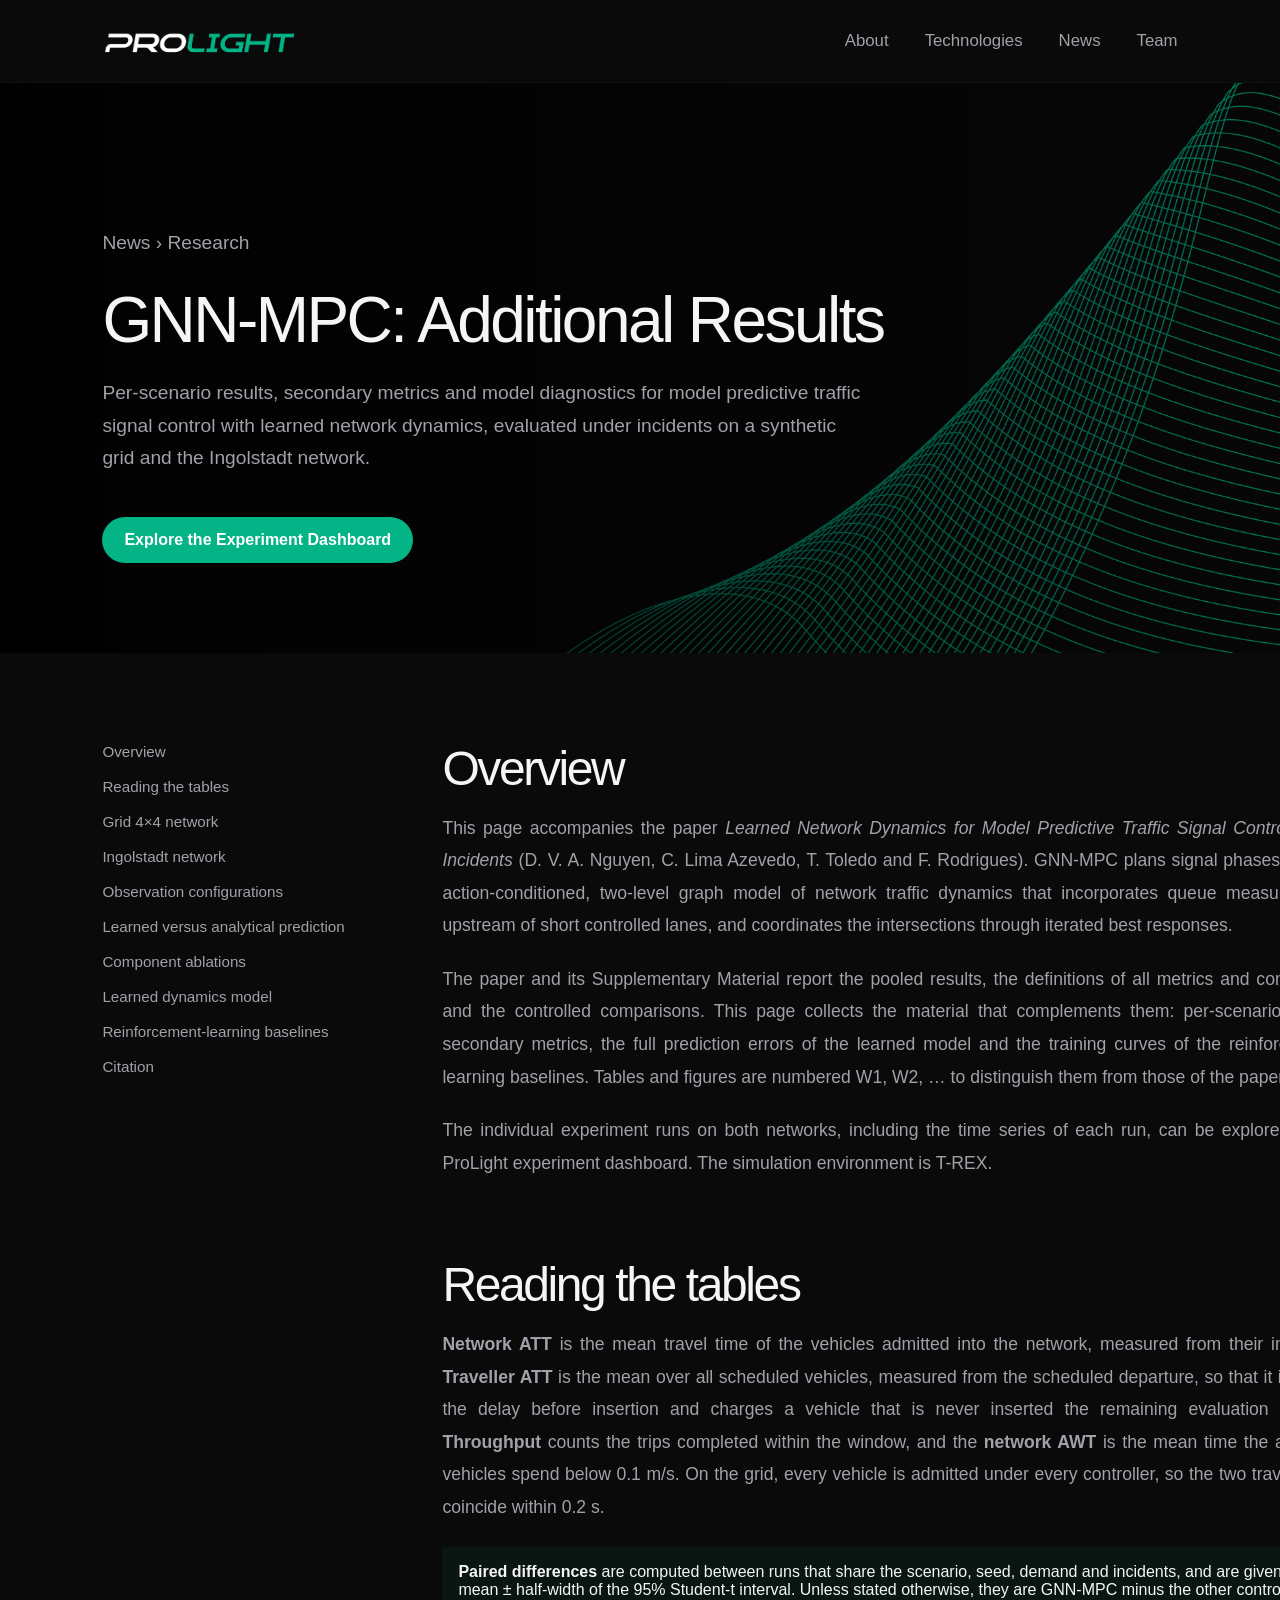
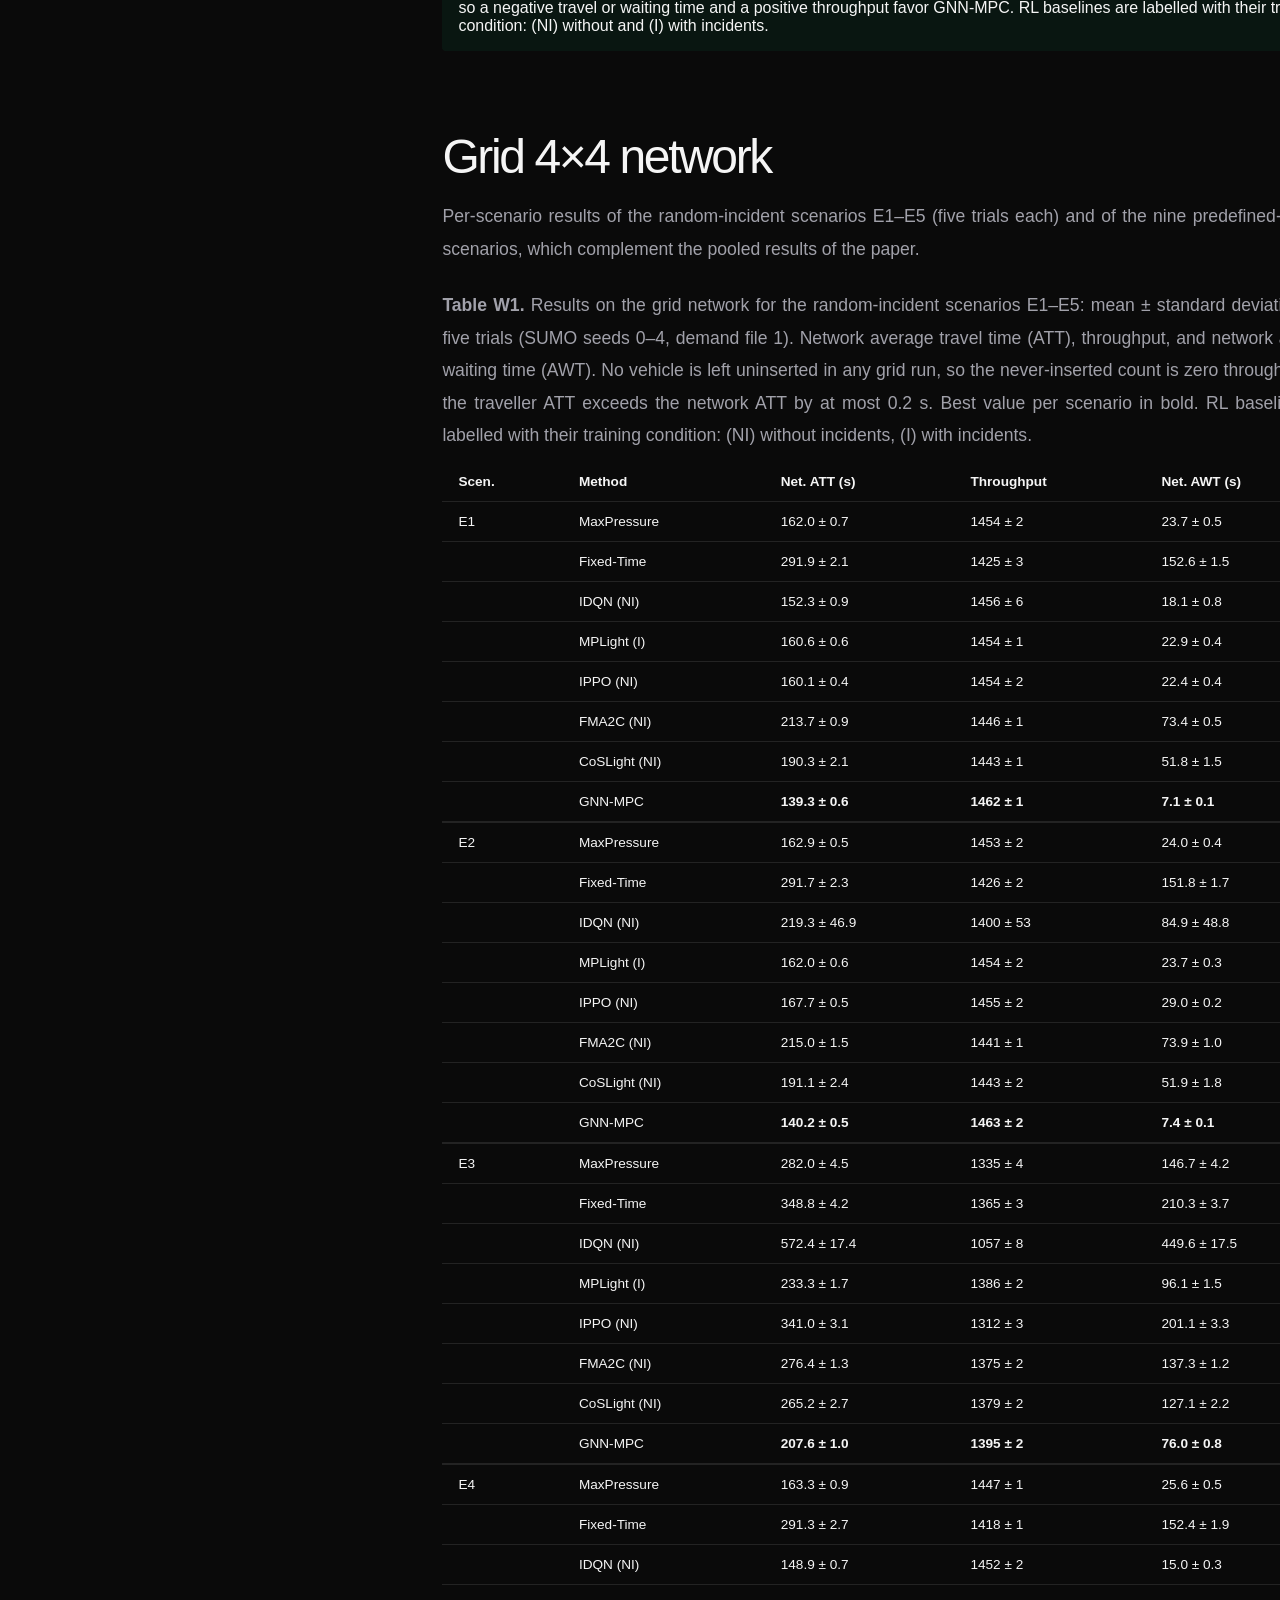
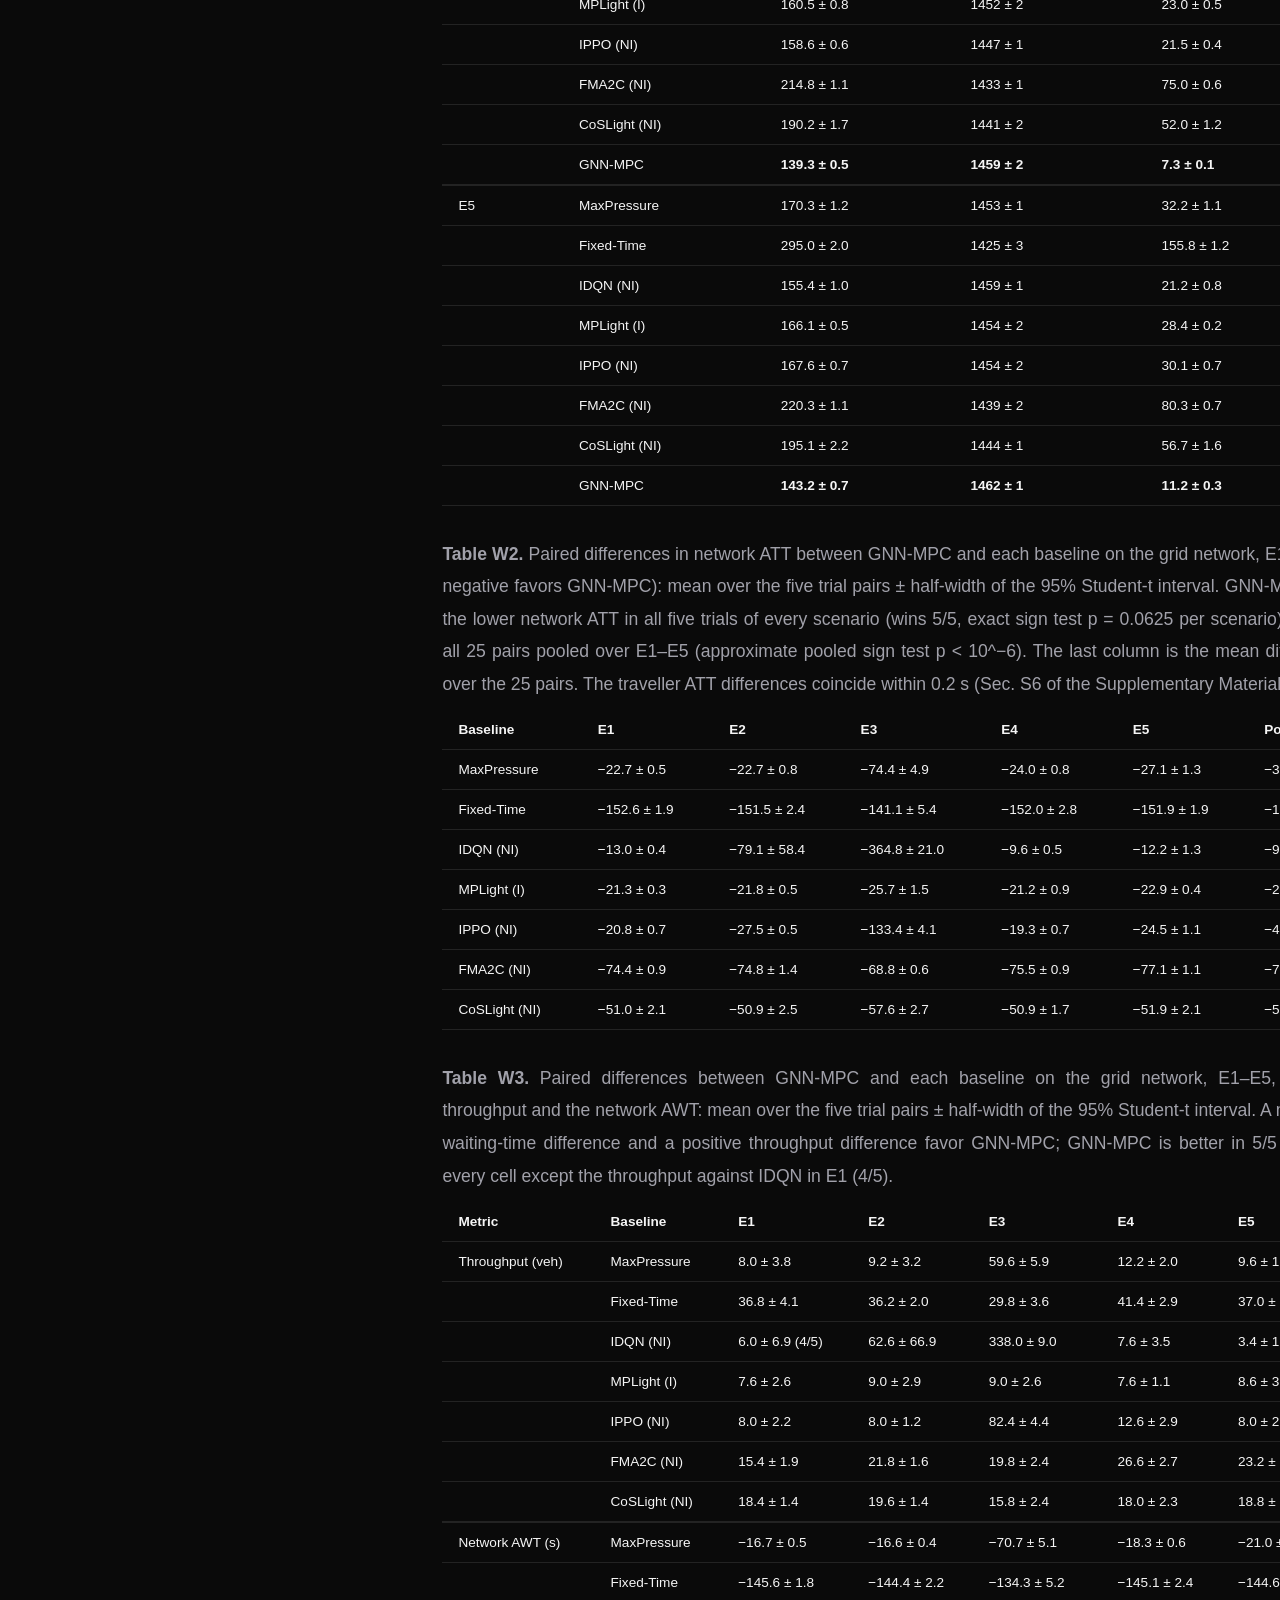
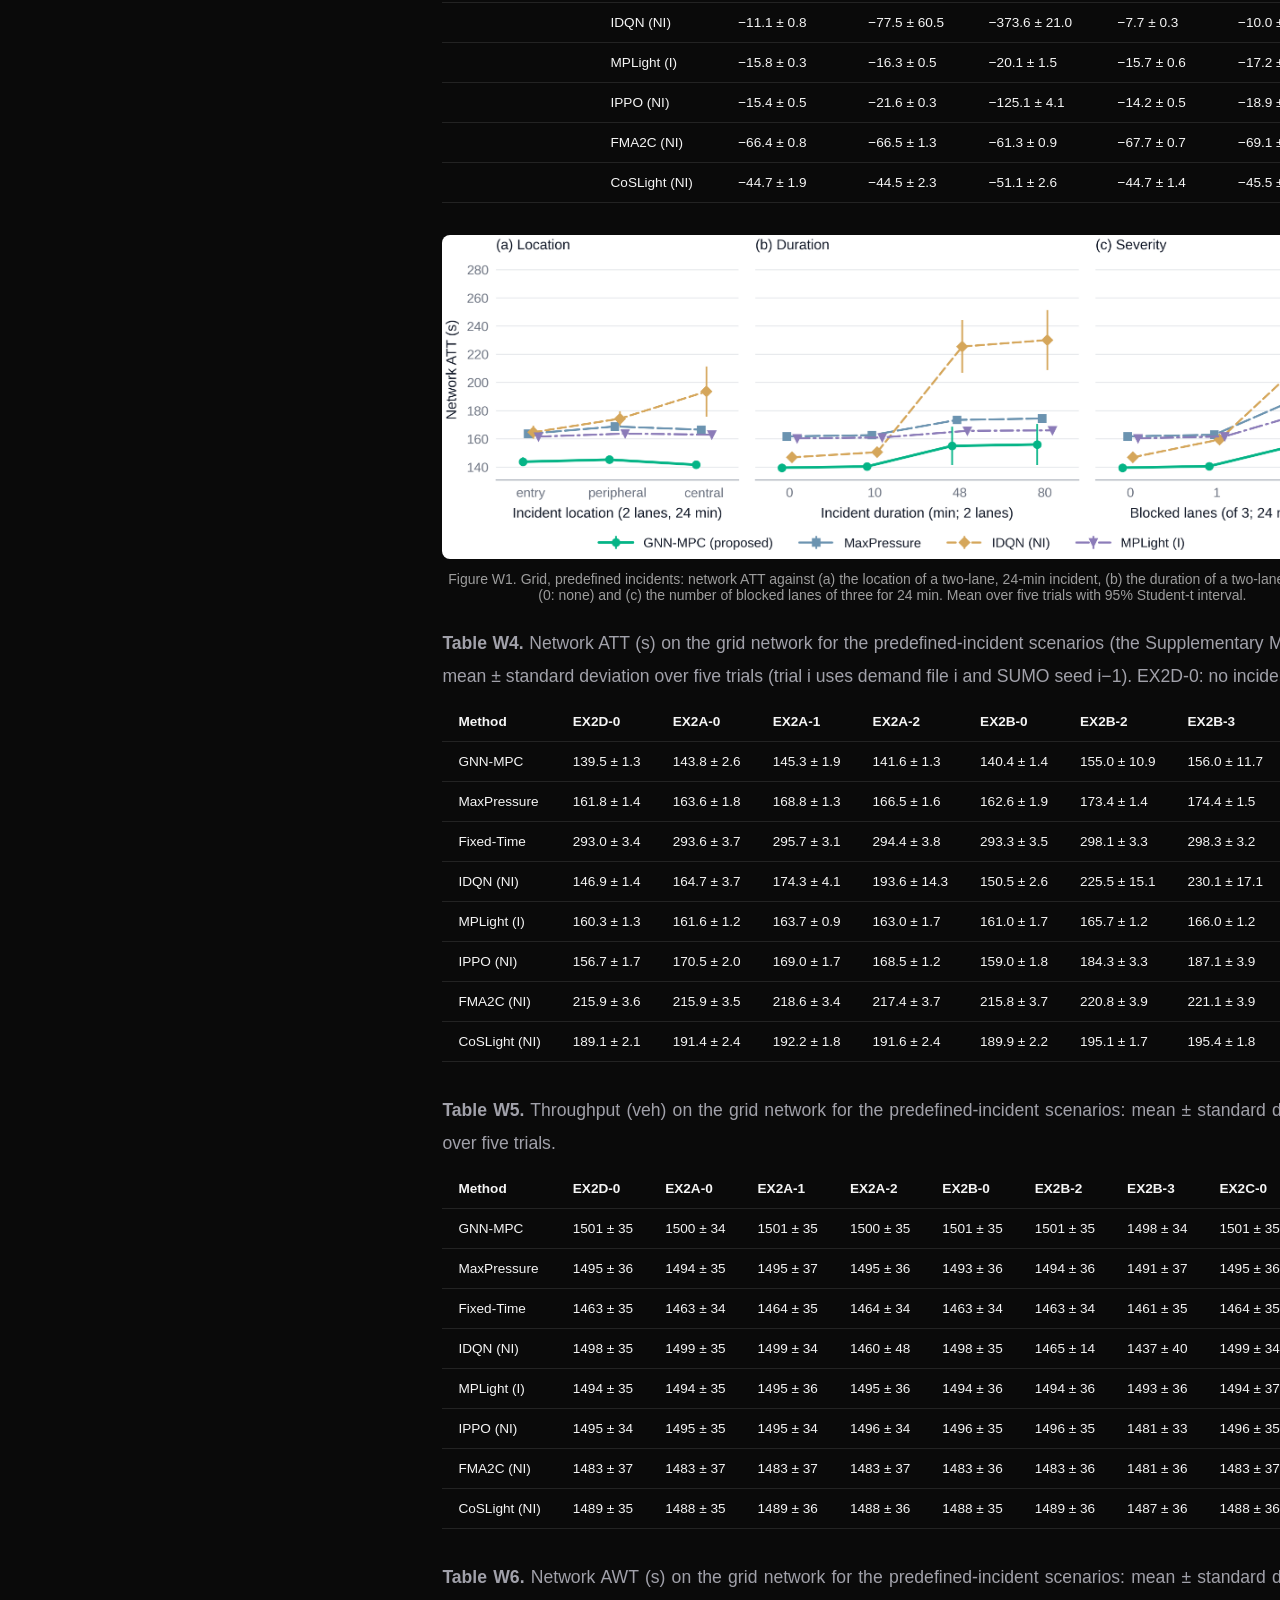
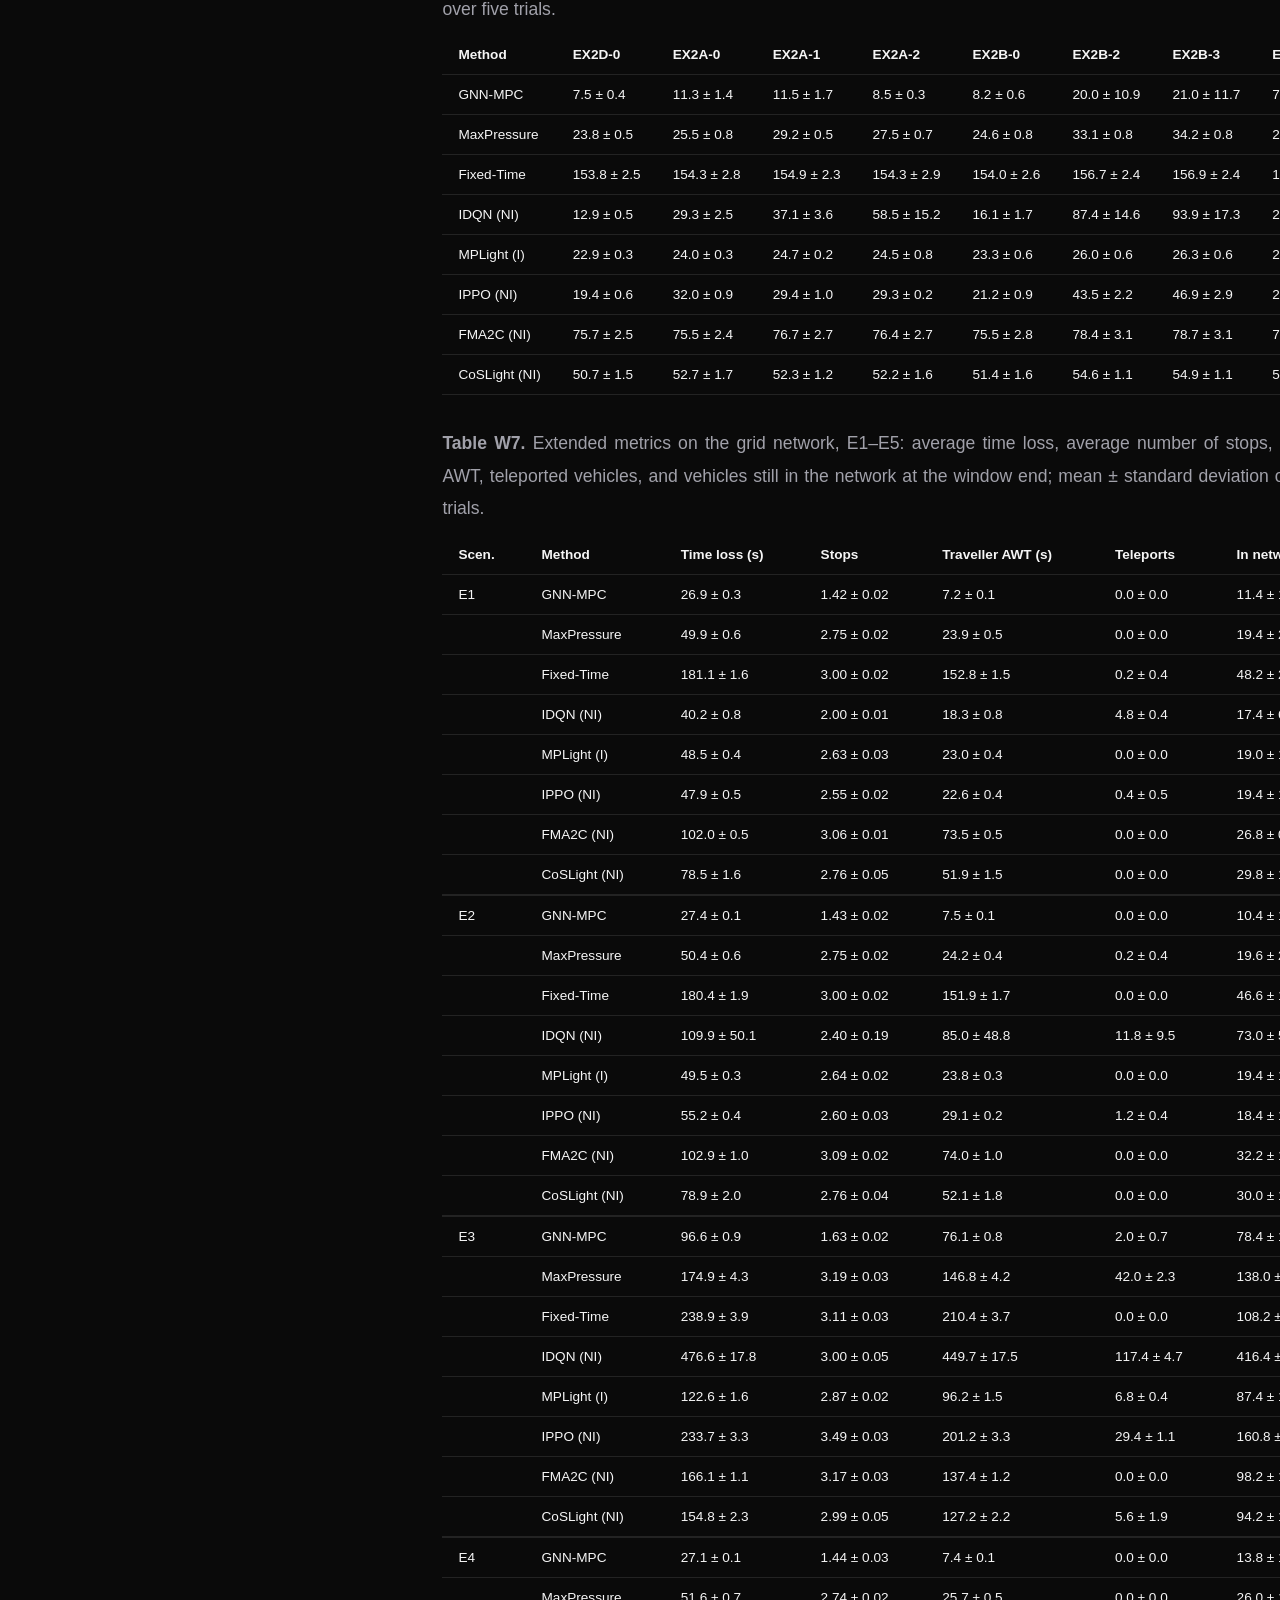
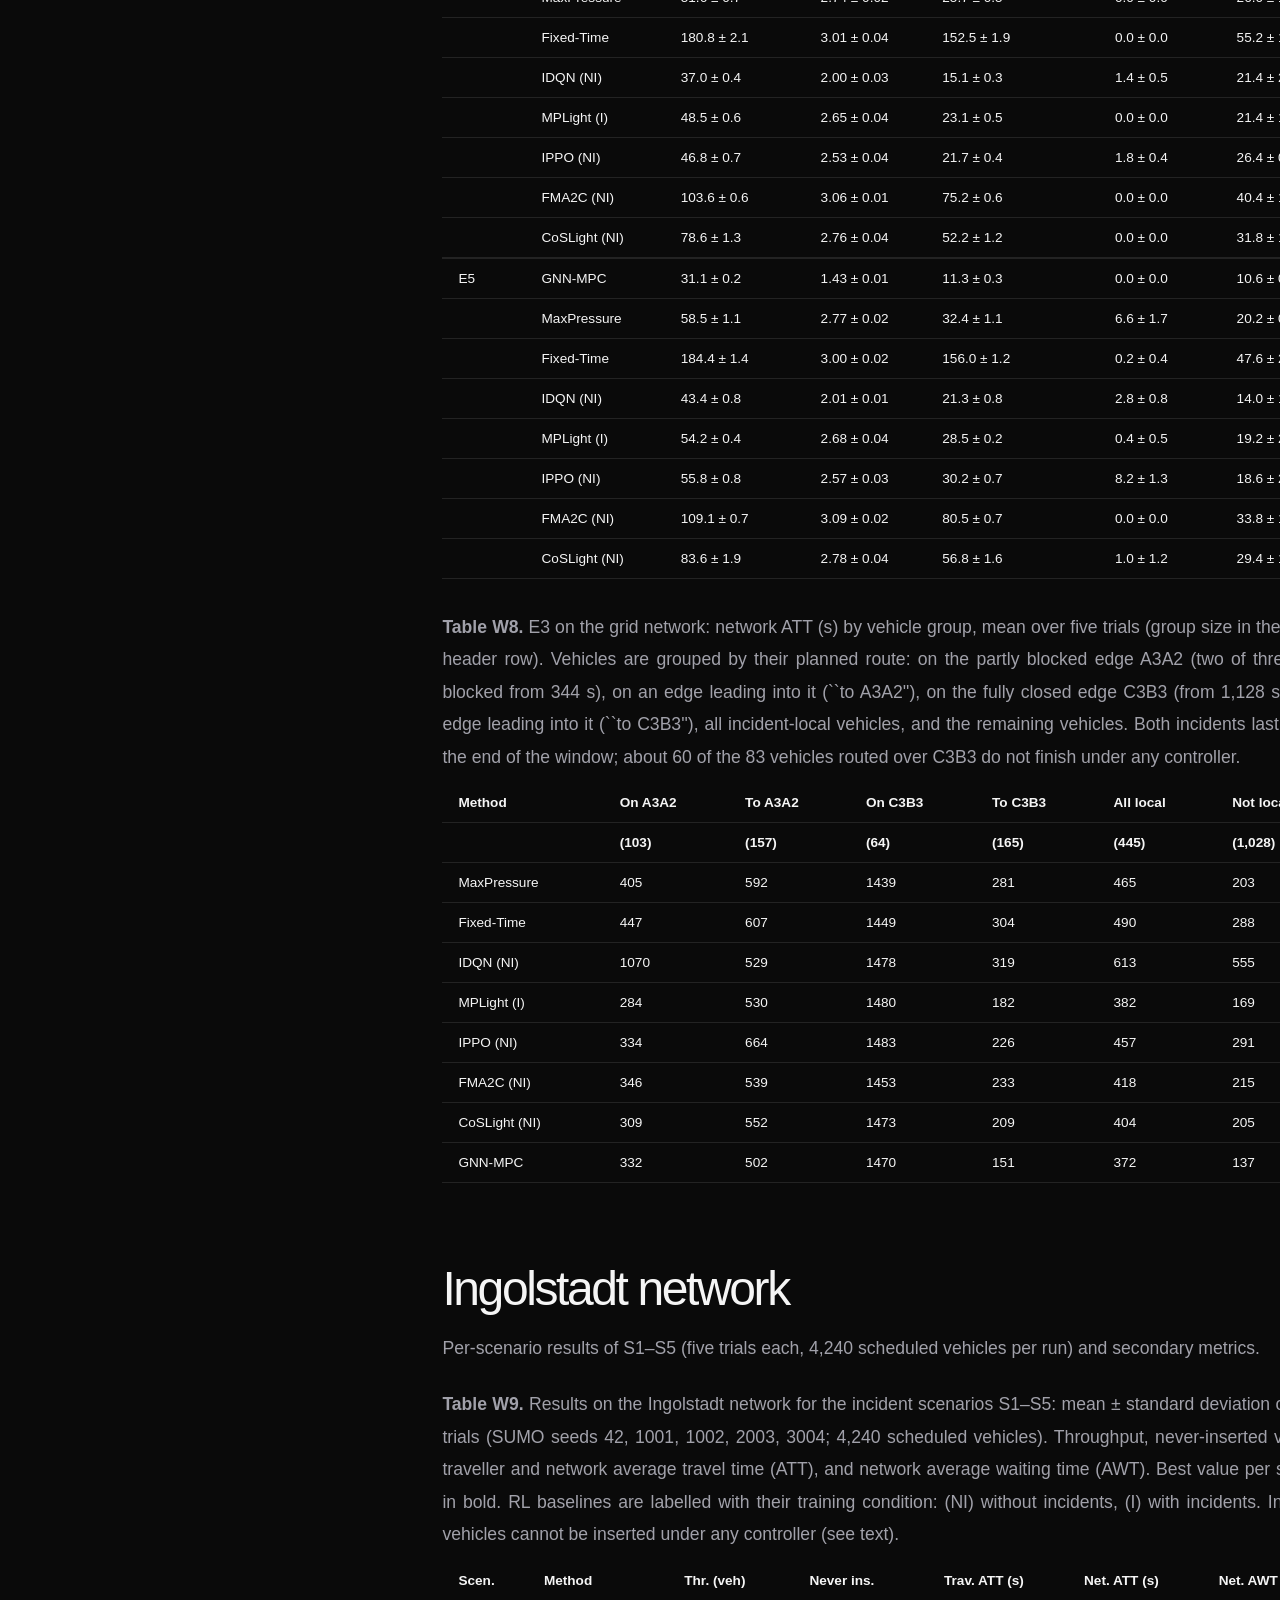
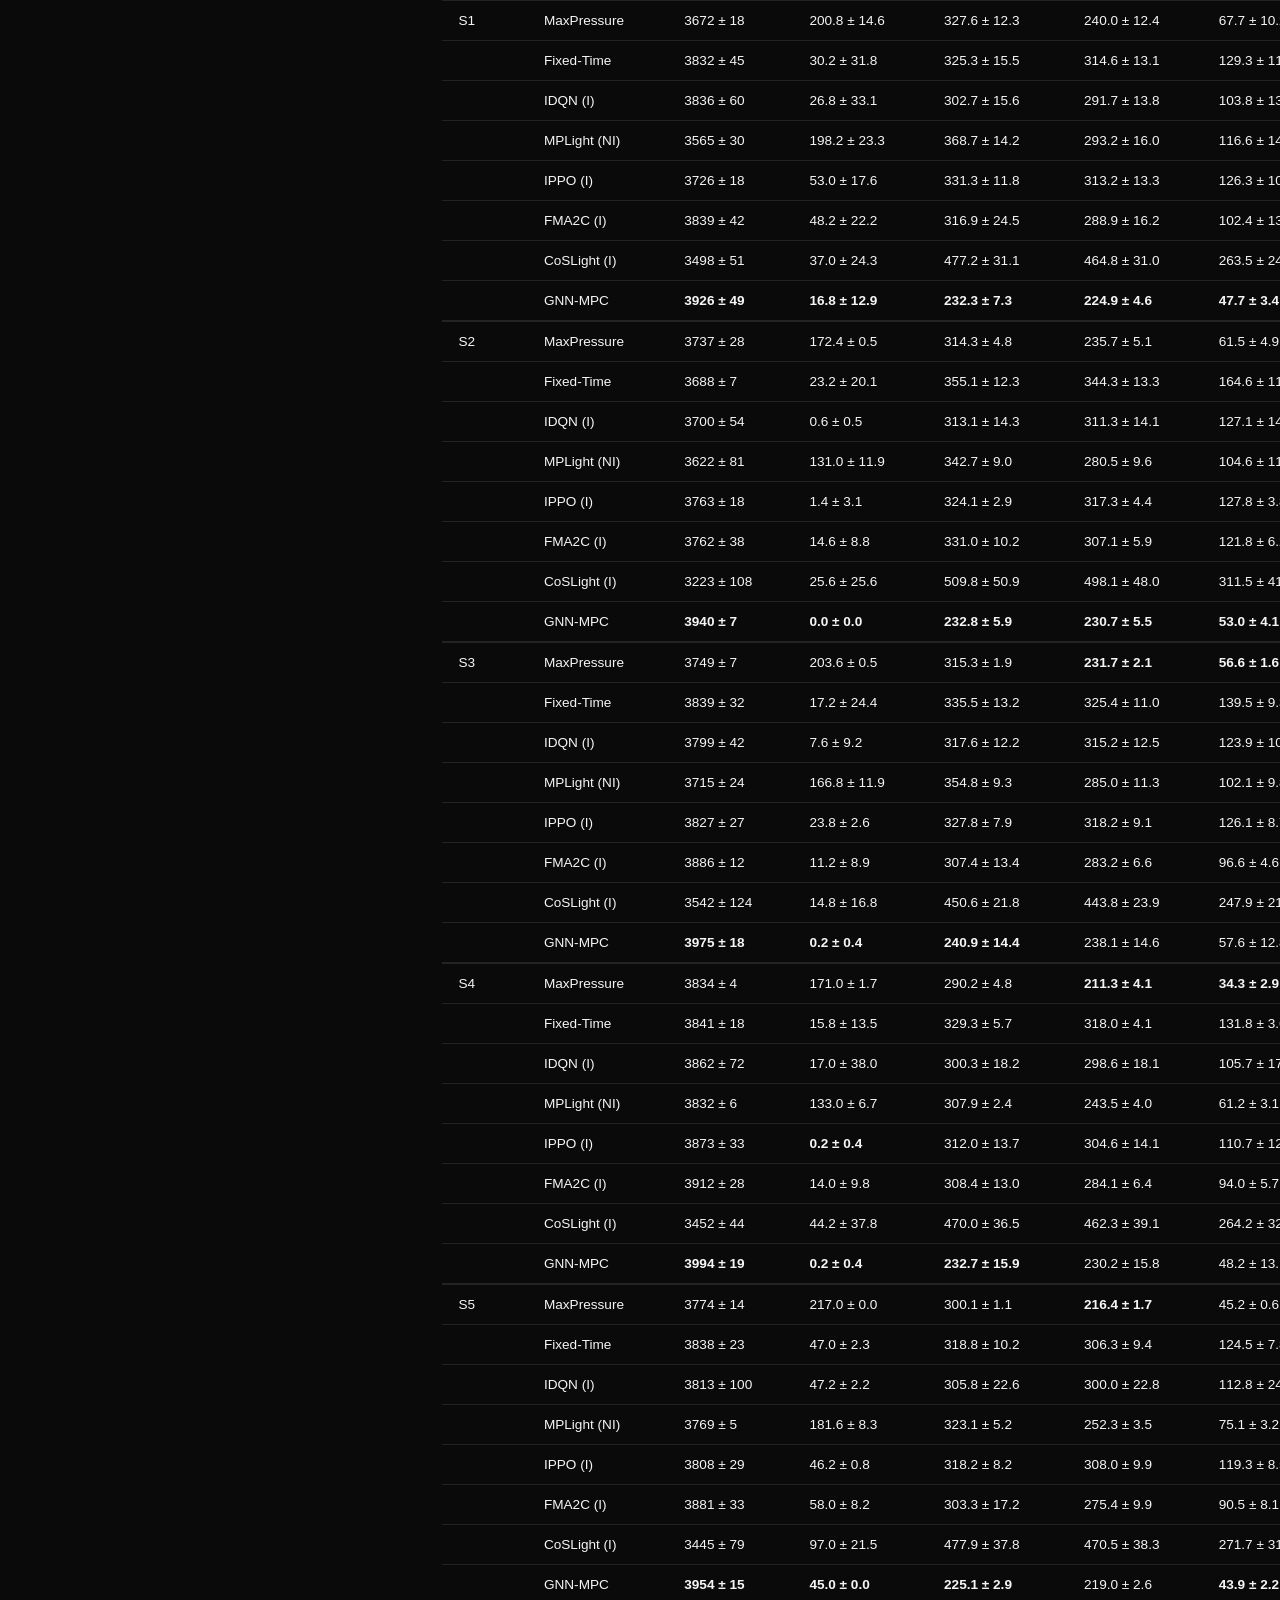
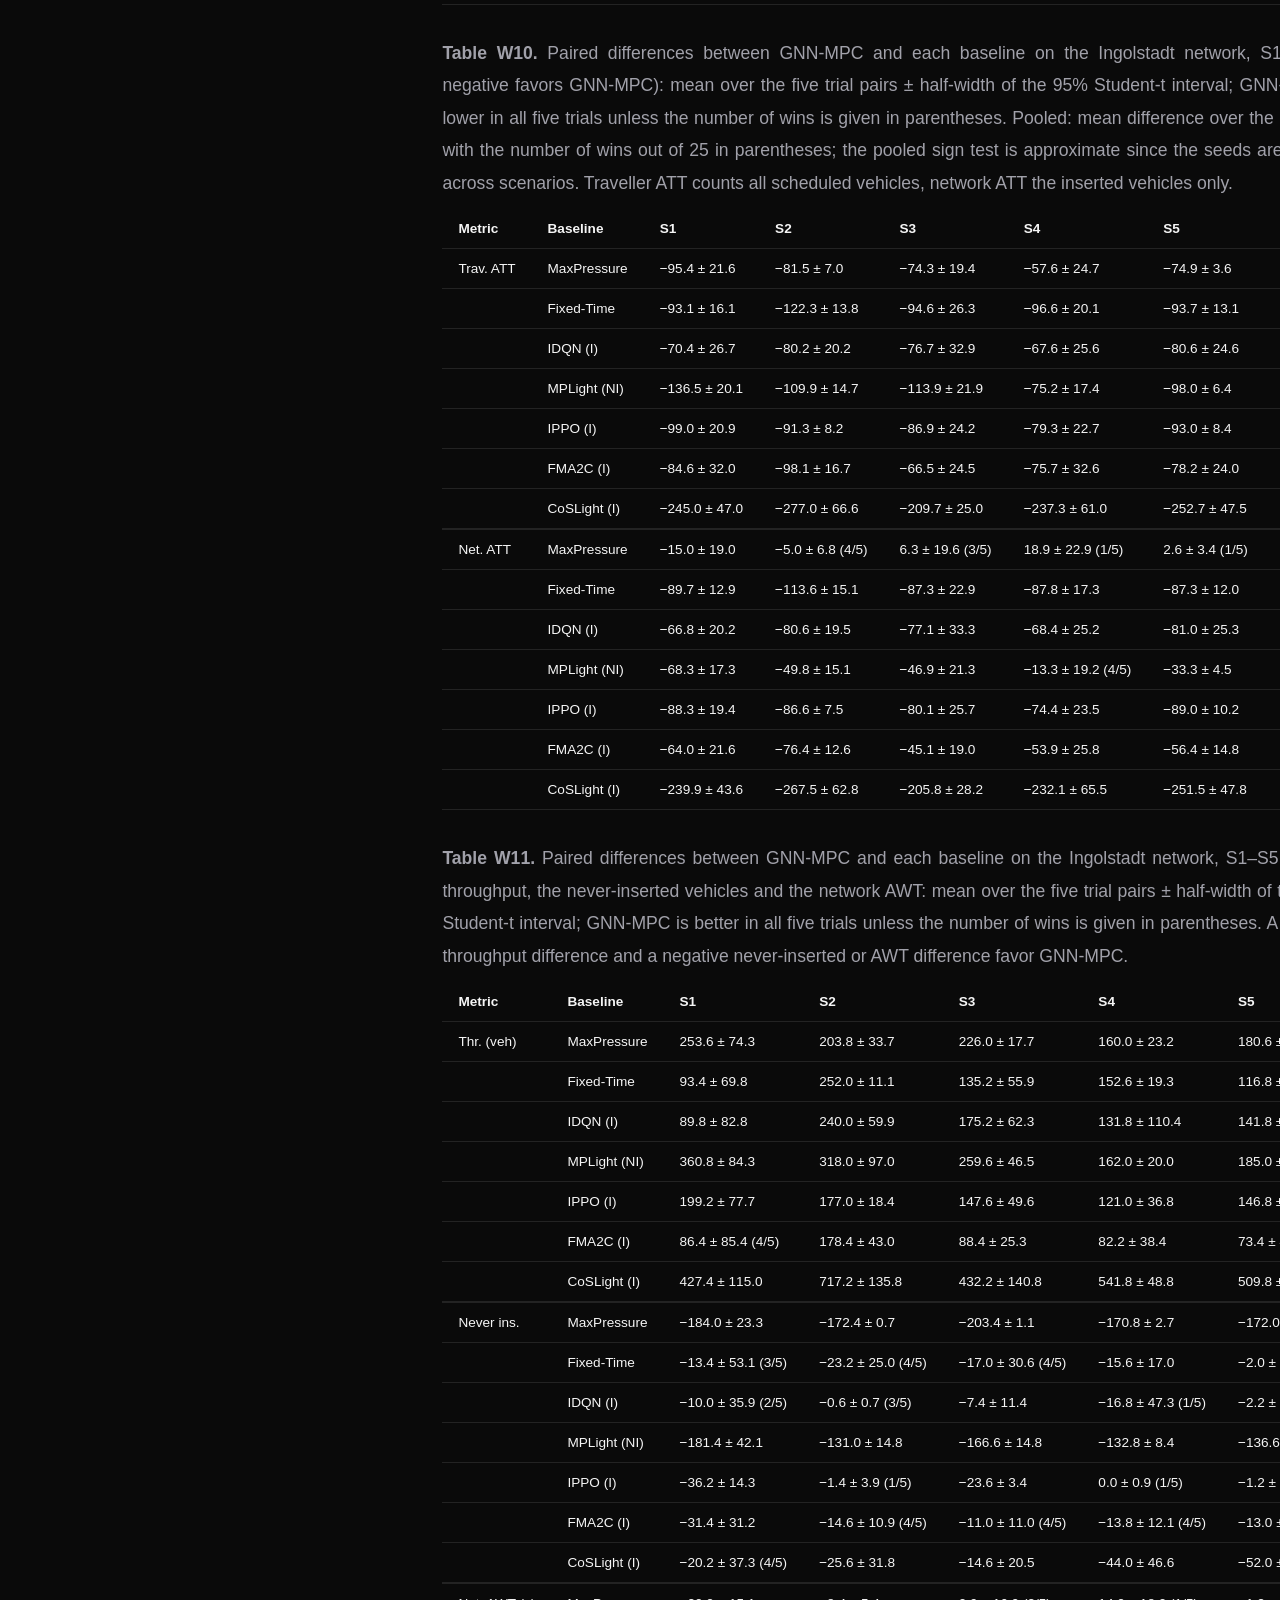
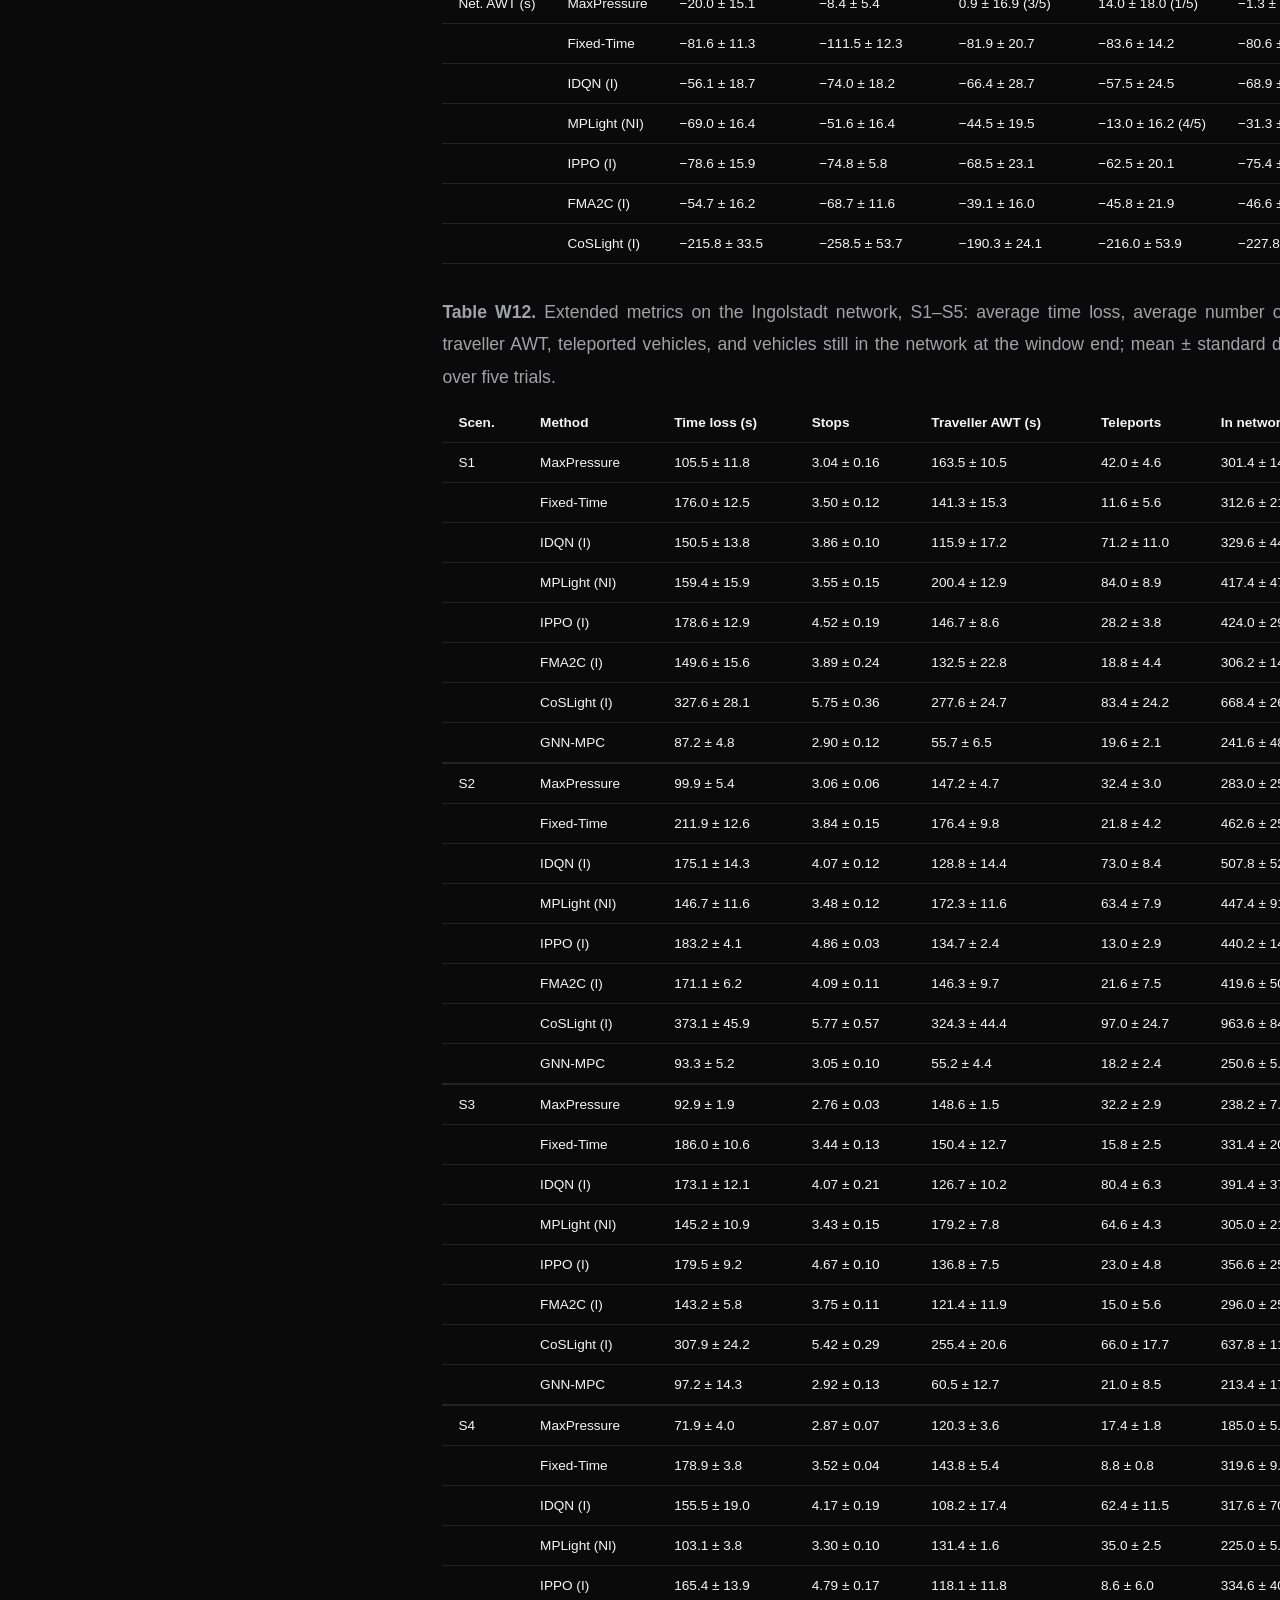
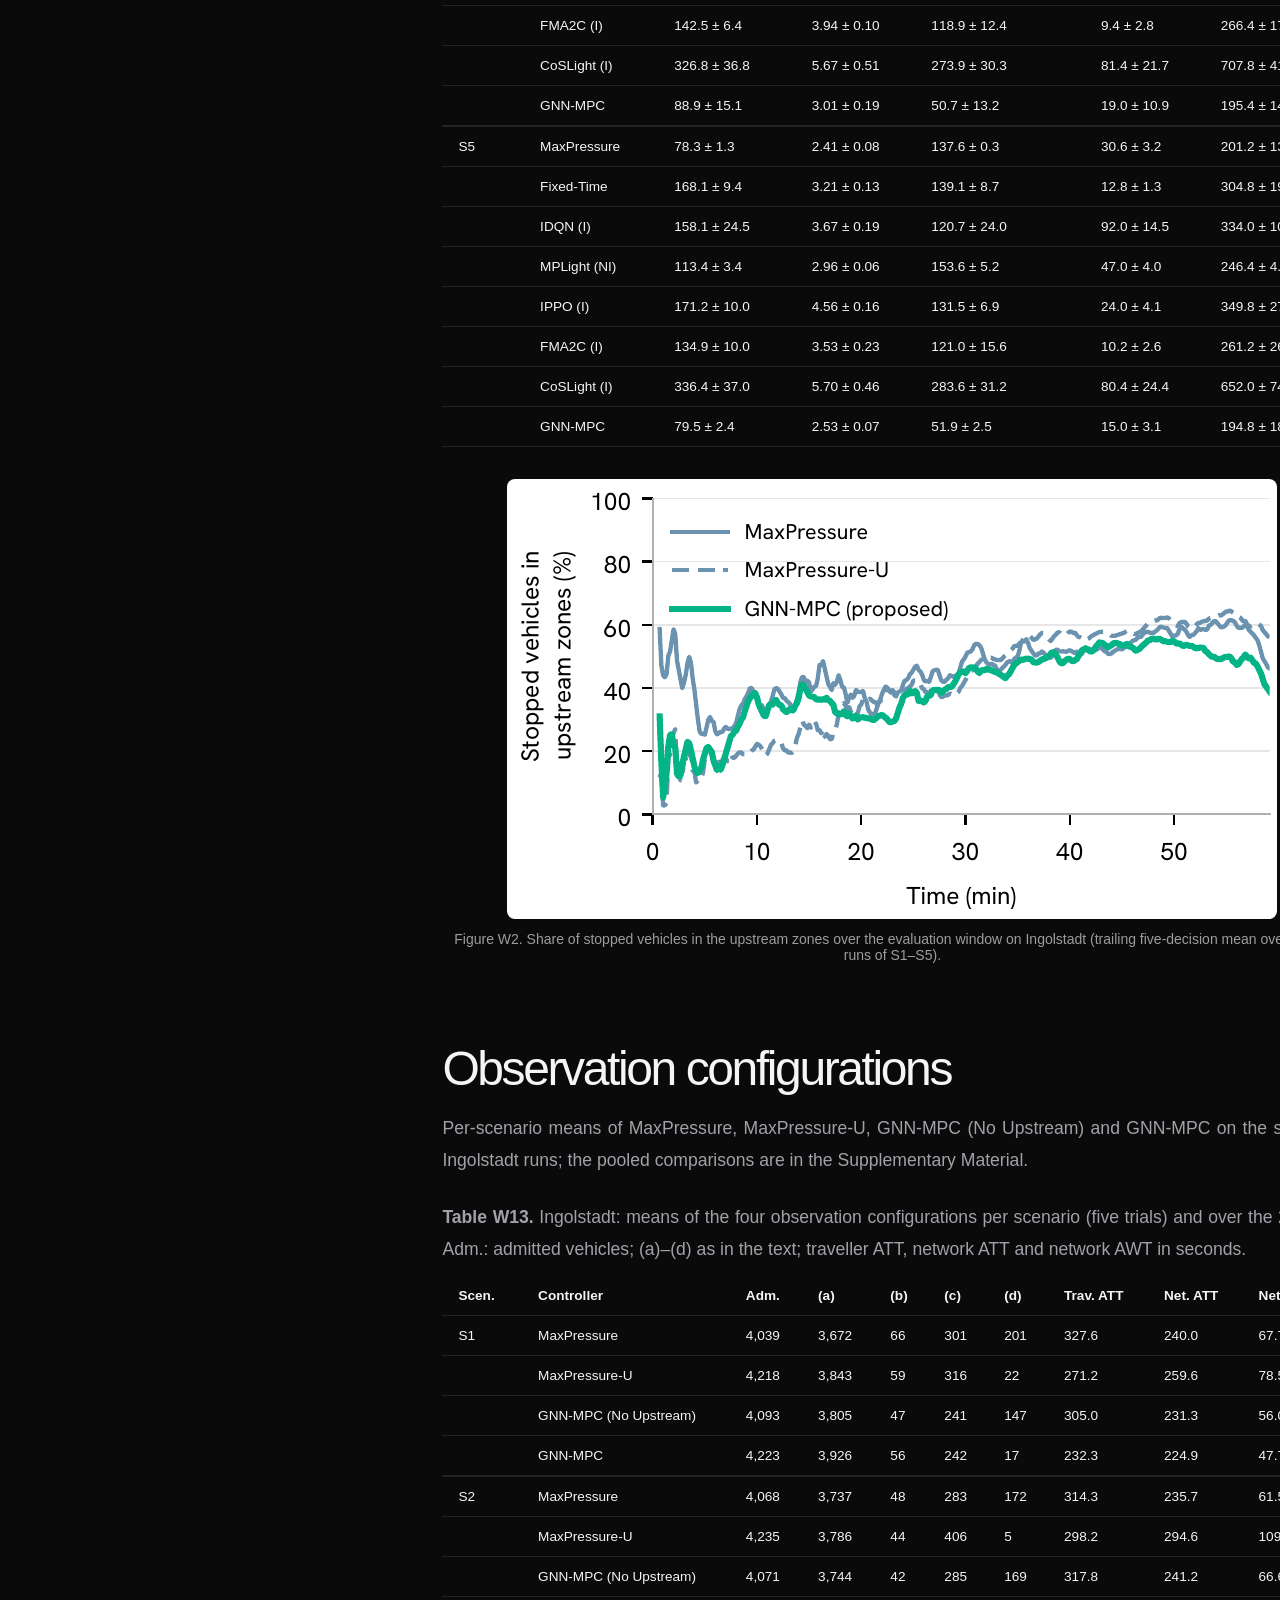
<file: news/gnn_mpc/index.html>
<!DOCTYPE html>
<html lang="en">
<head>
  <meta charset="UTF-8" />
  <meta name="viewport" content="width=device-width, initial-scale=1.0" />

  <title>GNN-MPC: Additional Results | ProLight</title>

  <meta name="description"
        content="Additional results for GNN-MPC, a receding-horizon traffic signal controller that plans with a learned network dynamics model: per-scenario tables, secondary metrics and model diagnostics on the grid and Ingolstadt networks under incidents." />

  <link rel="canonical" href="https://ai-prolight.eu/news/gnn-mpc/" />
  <link rel="icon" type="image/x-icon" href="/assets/logo/pl.ico" />
  <link rel="stylesheet" href="/style.css" />

  <link rel="preconnect" href="https://fonts.googleapis.com">
  <link rel="preconnect" href="https://fonts.gstatic.com" crossorigin>
  <link href="https://fonts.googleapis.com/css2?family=Geist:wght@400;500;600;700&display=swap" rel="stylesheet">
  <link href="https://api.fontshare.com/v2/css?f[]=general-sans@400,500,600,700&display=swap" rel="stylesheet">

  <style>
    /* page-specific additions to the blog styles: compact result tables */
    .blog-table-wrap { overflow-x: auto; margin: 1.5rem 0 2rem; }
    .blog-table td, .blog-table th { white-space: nowrap; font-size: 0.85rem; }
    .blog-table tr.sep td { padding: 0; height: 0; border-top: 1px solid rgba(255,255,255,0.25); }
    .table-note { font-size: 0.8rem; opacity: 0.75; margin-top: 0.4rem; }
    .blog-table-wrap .figure-caption { margin-bottom: 0.6rem; }
  </style>
</head>

<body id="top" class="dark">

<header class="navbar">
  <a href="/" class="logo">
    <img src="/assets/logo/Prolight-light.png" class="nav-logo-light" alt="ProLight">
    <img src="/assets/logo/Prolight-dark.png" class="nav-logo-dark" alt="ProLight">
  </a>

  <nav>
    <a href="/#vision">About</a>
    <a href="/#systems">Technologies</a>
    <a href="/#news">News</a>
    <a href="/#team">Team</a>
  </nav>
</header>

<main class="blog-page">

  <section class="blog-hero">
    <div class="blog-hero-content">
      <p class="breadcrumb">News › Research</p>

      <h1>GNN-MPC: Additional Results</h1>

      <p class="blog-hero-subtitle">
        Per-scenario results, secondary metrics and model diagnostics for
        model predictive traffic signal control with learned network dynamics,
        evaluated under incidents on a synthetic grid and the Ingolstadt network.
      </p>

      <a href="https://ai-prolight.eu/dashboard.html"
         class="btn primary blog-hero-btn"
         target="_blank">
        Explore the Experiment Dashboard
      </a>
    </div>
  </section>

  <section class="blog-content">

    <aside class="blog-sidebar">
      <a href="#overview">Overview</a>
      <a href="#reading">Reading the tables</a>
      <a href="#grid">Grid 4×4 network</a>
      <a href="#ingolstadt">Ingolstadt network</a>
      <a href="#observation">Observation configurations</a>
      <a href="#analytical">Learned versus analytical prediction</a>
      <a href="#ablations">Component ablations</a>
      <a href="#model">Learned dynamics model</a>
      <a href="#baselines">Reinforcement-learning baselines</a>
      <a href="#citation">Citation</a>
    </aside>

    <article class="blog-article">

      <section id="overview">
        <h2>Overview</h2>

        <p>
          This page accompanies the paper <em>Learned Network Dynamics for Model Predictive Traffic Signal Control under Incidents</em>
          (D. V. A. Nguyen, C. Lima Azevedo, T. Toledo and F. Rodrigues). GNN-MPC plans
          signal phases with an action-conditioned, two-level graph model of network traffic
          dynamics that incorporates queue measurements upstream of short controlled lanes,
          and coordinates the intersections through iterated best responses.
        </p>

        <p>
          The paper and its Supplementary Material report the pooled results, the
          definitions of all metrics and controllers, and the controlled comparisons. This page
          collects the material that complements them: per-scenario tables, secondary metrics,
          the full prediction errors of the learned model and the training curves of the
          reinforcement-learning baselines. Tables and figures are numbered W1, W2, … to
          distinguish them from those of the paper.
        </p>

        <p>
          The individual experiment runs on both networks, including the time series of each
          run, can be explored in the
          <a href="https://ai-prolight.eu/dashboard.html" target="_blank">ProLight experiment dashboard</a>.
          The simulation environment is
          <a href="https://ai-prolight.eu/news/trex/">T-REX</a>.
        </p>
      </section>

      <section id="reading">
        <h2>Reading the tables</h2>

        <p>
          <strong>Network ATT</strong> is the mean travel time of the vehicles admitted into the
          network, measured from their insertion. <strong>Traveller ATT</strong> is the mean over
          all scheduled vehicles, measured from the scheduled departure, so that it includes the
          delay before insertion and charges a vehicle that is never inserted the remaining
          evaluation window. <strong>Throughput</strong> counts the trips completed within the
          window, and the <strong>network AWT</strong> is the mean time the admitted vehicles spend
          below 0.1&nbsp;m/s. On the grid, every vehicle is admitted under every controller, so the
          two travel times coincide within 0.2&nbsp;s.
        </p>

        <div class="blog-callout">
          <strong>Paired differences</strong> are computed between runs that share the scenario,
          seed, demand and incidents, and are given as mean ± half-width of the 95% Student-t
          interval. Unless stated otherwise, they are GNN-MPC minus the other controller, so a
          negative travel or waiting time and a positive throughput favor GNN-MPC. RL baselines
          are labelled with their training condition: (NI) without and (I) with incidents.
        </div>
      </section>

      <section id="grid">
        <h2>Grid 4×4 network</h2>
        <p>Per-scenario results of the random-incident scenarios E1–E5 (five trials each) and of the nine predefined-incident scenarios, which complement the pooled results of the paper.</p>
<div class="blog-table-wrap" id="tab-supp_grid_main">
<p class="figure-caption"><strong>Table W1.</strong> Results on the grid network for the random-incident scenarios E1–E5: mean ± standard deviation over five trials (SUMO seeds 0–4, demand file 1). Network average travel time (ATT), throughput, and network average waiting time (AWT). No vehicle is left uninserted in any grid run, so the never-inserted count is zero throughout and the traveller ATT exceeds the network ATT by at most 0.2 s. Best value per scenario in bold. RL baselines are labelled with their training condition: (NI) without incidents, (I) with incidents.</p>
<table class="blog-table">
<thead><tr><th><strong>Scen.</strong></th><th><strong>Method</strong></th><th><strong>Net. ATT (s)</strong></th><th><strong>Throughput</strong></th><th><strong>Net. AWT (s)</strong></th></tr></thead>
<tbody>
<tr><td>E1</td><td>MaxPressure</td><td>162.0 ± 0.7</td><td>1454 ± 2</td><td>23.7 ± 0.5</td></tr>
<tr><td></td><td>Fixed-Time</td><td>291.9 ± 2.1</td><td>1425 ± 3</td><td>152.6 ± 1.5</td></tr>
<tr><td></td><td>IDQN (NI)</td><td>152.3 ± 0.9</td><td>1456 ± 6</td><td>18.1 ± 0.8</td></tr>
<tr><td></td><td>MPLight (I)</td><td>160.6 ± 0.6</td><td>1454 ± 1</td><td>22.9 ± 0.4</td></tr>
<tr><td></td><td>IPPO (NI)</td><td>160.1 ± 0.4</td><td>1454 ± 2</td><td>22.4 ± 0.4</td></tr>
<tr><td></td><td>FMA2C (NI)</td><td>213.7 ± 0.9</td><td>1446 ± 1</td><td>73.4 ± 0.5</td></tr>
<tr><td></td><td>CoSLight (NI)</td><td>190.3 ± 2.1</td><td>1443 ± 1</td><td>51.8 ± 1.5</td></tr>
<tr><td></td><td>GNN-MPC</td><td><strong>139.3 ± 0.6</strong></td><td><strong>1462 ± 1</strong></td><td><strong>7.1 ± 0.1</strong></td></tr>
<tr class="sep"><td colspan="20"></td></tr>
<tr><td>E2</td><td>MaxPressure</td><td>162.9 ± 0.5</td><td>1453 ± 2</td><td>24.0 ± 0.4</td></tr>
<tr><td></td><td>Fixed-Time</td><td>291.7 ± 2.3</td><td>1426 ± 2</td><td>151.8 ± 1.7</td></tr>
<tr><td></td><td>IDQN (NI)</td><td>219.3 ± 46.9</td><td>1400 ± 53</td><td>84.9 ± 48.8</td></tr>
<tr><td></td><td>MPLight (I)</td><td>162.0 ± 0.6</td><td>1454 ± 2</td><td>23.7 ± 0.3</td></tr>
<tr><td></td><td>IPPO (NI)</td><td>167.7 ± 0.5</td><td>1455 ± 2</td><td>29.0 ± 0.2</td></tr>
<tr><td></td><td>FMA2C (NI)</td><td>215.0 ± 1.5</td><td>1441 ± 1</td><td>73.9 ± 1.0</td></tr>
<tr><td></td><td>CoSLight (NI)</td><td>191.1 ± 2.4</td><td>1443 ± 2</td><td>51.9 ± 1.8</td></tr>
<tr><td></td><td>GNN-MPC</td><td><strong>140.2 ± 0.5</strong></td><td><strong>1463 ± 2</strong></td><td><strong>7.4 ± 0.1</strong></td></tr>
<tr class="sep"><td colspan="20"></td></tr>
<tr><td>E3</td><td>MaxPressure</td><td>282.0 ± 4.5</td><td>1335 ± 4</td><td>146.7 ± 4.2</td></tr>
<tr><td></td><td>Fixed-Time</td><td>348.8 ± 4.2</td><td>1365 ± 3</td><td>210.3 ± 3.7</td></tr>
<tr><td></td><td>IDQN (NI)</td><td>572.4 ± 17.4</td><td>1057 ± 8</td><td>449.6 ± 17.5</td></tr>
<tr><td></td><td>MPLight (I)</td><td>233.3 ± 1.7</td><td>1386 ± 2</td><td>96.1 ± 1.5</td></tr>
<tr><td></td><td>IPPO (NI)</td><td>341.0 ± 3.1</td><td>1312 ± 3</td><td>201.1 ± 3.3</td></tr>
<tr><td></td><td>FMA2C (NI)</td><td>276.4 ± 1.3</td><td>1375 ± 2</td><td>137.3 ± 1.2</td></tr>
<tr><td></td><td>CoSLight (NI)</td><td>265.2 ± 2.7</td><td>1379 ± 2</td><td>127.1 ± 2.2</td></tr>
<tr><td></td><td>GNN-MPC</td><td><strong>207.6 ± 1.0</strong></td><td><strong>1395 ± 2</strong></td><td><strong>76.0 ± 0.8</strong></td></tr>
<tr class="sep"><td colspan="20"></td></tr>
<tr><td>E4</td><td>MaxPressure</td><td>163.3 ± 0.9</td><td>1447 ± 1</td><td>25.6 ± 0.5</td></tr>
<tr><td></td><td>Fixed-Time</td><td>291.3 ± 2.7</td><td>1418 ± 1</td><td>152.4 ± 1.9</td></tr>
<tr><td></td><td>IDQN (NI)</td><td>148.9 ± 0.7</td><td>1452 ± 2</td><td>15.0 ± 0.3</td></tr>
<tr><td></td><td>MPLight (I)</td><td>160.5 ± 0.8</td><td>1452 ± 2</td><td>23.0 ± 0.5</td></tr>
<tr><td></td><td>IPPO (NI)</td><td>158.6 ± 0.6</td><td>1447 ± 1</td><td>21.5 ± 0.4</td></tr>
<tr><td></td><td>FMA2C (NI)</td><td>214.8 ± 1.1</td><td>1433 ± 1</td><td>75.0 ± 0.6</td></tr>
<tr><td></td><td>CoSLight (NI)</td><td>190.2 ± 1.7</td><td>1441 ± 2</td><td>52.0 ± 1.2</td></tr>
<tr><td></td><td>GNN-MPC</td><td><strong>139.3 ± 0.5</strong></td><td><strong>1459 ± 2</strong></td><td><strong>7.3 ± 0.1</strong></td></tr>
<tr class="sep"><td colspan="20"></td></tr>
<tr><td>E5</td><td>MaxPressure</td><td>170.3 ± 1.2</td><td>1453 ± 1</td><td>32.2 ± 1.1</td></tr>
<tr><td></td><td>Fixed-Time</td><td>295.0 ± 2.0</td><td>1425 ± 3</td><td>155.8 ± 1.2</td></tr>
<tr><td></td><td>IDQN (NI)</td><td>155.4 ± 1.0</td><td>1459 ± 1</td><td>21.2 ± 0.8</td></tr>
<tr><td></td><td>MPLight (I)</td><td>166.1 ± 0.5</td><td>1454 ± 2</td><td>28.4 ± 0.2</td></tr>
<tr><td></td><td>IPPO (NI)</td><td>167.6 ± 0.7</td><td>1454 ± 2</td><td>30.1 ± 0.7</td></tr>
<tr><td></td><td>FMA2C (NI)</td><td>220.3 ± 1.1</td><td>1439 ± 2</td><td>80.3 ± 0.7</td></tr>
<tr><td></td><td>CoSLight (NI)</td><td>195.1 ± 2.2</td><td>1444 ± 1</td><td>56.7 ± 1.6</td></tr>
<tr><td></td><td>GNN-MPC</td><td><strong>143.2 ± 0.7</strong></td><td><strong>1462 ± 1</strong></td><td><strong>11.2 ± 0.3</strong></td></tr>
</tbody></table>
</div>
<div class="blog-table-wrap" id="tab-supp_grid_paired">
<p class="figure-caption"><strong>Table W2.</strong> Paired differences in network ATT between GNN-MPC and each baseline on the grid network, E1–E5 (s; negative favors GNN-MPC): mean over the five trial pairs ± half-width of the 95% Student-t interval. GNN-MPC has the lower network ATT in all five trials of every scenario (wins 5/5, exact sign test p = 0.0625 per scenario), and in all 25 pairs pooled over E1–E5 (approximate pooled sign test p < 10^−6). The last column is the mean difference over the 25 pairs. The traveller ATT differences coincide within 0.2 s (Sec. S6 of the Supplementary Material).</p>
<table class="blog-table">
<thead><tr><th><strong>Baseline</strong></th><th><strong>E1</strong></th><th><strong>E2</strong></th><th><strong>E3</strong></th><th><strong>E4</strong></th><th><strong>E5</strong></th><th><strong>Pooled</strong></th></tr></thead>
<tbody>
<tr><td>MaxPressure</td><td>−22.7 ± 0.5</td><td>−22.7 ± 0.8</td><td>−74.4 ± 4.9</td><td>−24.0 ± 0.8</td><td>−27.1 ± 1.3</td><td>−34.2</td></tr>
<tr><td>Fixed-Time</td><td>−152.6 ± 1.9</td><td>−151.5 ± 2.4</td><td>−141.1 ± 5.4</td><td>−152.0 ± 2.8</td><td>−151.9 ± 1.9</td><td>−149.8</td></tr>
<tr><td>IDQN (NI)</td><td>−13.0 ± 0.4</td><td>−79.1 ± 58.4</td><td>−364.8 ± 21.0</td><td>−9.6 ± 0.5</td><td>−12.2 ± 1.3</td><td>−95.7</td></tr>
<tr><td>MPLight (I)</td><td>−21.3 ± 0.3</td><td>−21.8 ± 0.5</td><td>−25.7 ± 1.5</td><td>−21.2 ± 0.9</td><td>−22.9 ± 0.4</td><td>−22.6</td></tr>
<tr><td>IPPO (NI)</td><td>−20.8 ± 0.7</td><td>−27.5 ± 0.5</td><td>−133.4 ± 4.1</td><td>−19.3 ± 0.7</td><td>−24.5 ± 1.1</td><td>−45.1</td></tr>
<tr><td>FMA2C (NI)</td><td>−74.4 ± 0.9</td><td>−74.8 ± 1.4</td><td>−68.8 ± 0.6</td><td>−75.5 ± 0.9</td><td>−77.1 ± 1.1</td><td>−74.1</td></tr>
<tr><td>CoSLight (NI)</td><td>−51.0 ± 2.1</td><td>−50.9 ± 2.5</td><td>−57.6 ± 2.7</td><td>−50.9 ± 1.7</td><td>−51.9 ± 2.1</td><td>−52.5</td></tr>
</tbody></table>
</div>
<div class="blog-table-wrap" id="tab-app_grid_paired">
<p class="figure-caption"><strong>Table W3.</strong> Paired differences between GNN-MPC and each baseline on the grid network, E1–E5, for the throughput and the network AWT: mean over the five trial pairs ± half-width of the 95% Student-t interval. A negative waiting-time difference and a positive throughput difference favor GNN-MPC; GNN-MPC is better in 5/5 trials in every cell except the throughput against IDQN in E1 (4/5).</p>
<table class="blog-table">
<thead><tr><th><strong>Metric</strong></th><th><strong>Baseline</strong></th><th><strong>E1</strong></th><th><strong>E2</strong></th><th><strong>E3</strong></th><th><strong>E4</strong></th><th><strong>E5</strong></th></tr></thead>
<tbody>
<tr><td>Throughput (veh)</td><td>MaxPressure</td><td>8.0 ± 3.8</td><td>9.2 ± 3.2</td><td>59.6 ± 5.9</td><td>12.2 ± 2.0</td><td>9.6 ± 1.9</td></tr>
<tr><td></td><td>Fixed-Time</td><td>36.8 ± 4.1</td><td>36.2 ± 2.0</td><td>29.8 ± 3.6</td><td>41.4 ± 2.9</td><td>37.0 ± 3.4</td></tr>
<tr><td></td><td>IDQN (NI)</td><td>6.0 ± 6.9 (4/5)</td><td>62.6 ± 66.9</td><td>338.0 ± 9.0</td><td>7.6 ± 3.5</td><td>3.4 ± 1.1</td></tr>
<tr><td></td><td>MPLight (I)</td><td>7.6 ± 2.6</td><td>9.0 ± 2.9</td><td>9.0 ± 2.6</td><td>7.6 ± 1.1</td><td>8.6 ± 3.0</td></tr>
<tr><td></td><td>IPPO (NI)</td><td>8.0 ± 2.2</td><td>8.0 ± 1.2</td><td>82.4 ± 4.4</td><td>12.6 ± 2.9</td><td>8.0 ± 2.3</td></tr>
<tr><td></td><td>FMA2C (NI)</td><td>15.4 ± 1.9</td><td>21.8 ± 1.6</td><td>19.8 ± 2.4</td><td>26.6 ± 2.7</td><td>23.2 ± 2.7</td></tr>
<tr><td></td><td>CoSLight (NI)</td><td>18.4 ± 1.4</td><td>19.6 ± 1.4</td><td>15.8 ± 2.4</td><td>18.0 ± 2.3</td><td>18.8 ± 2.2</td></tr>
<tr class="sep"><td colspan="20"></td></tr>
<tr><td>Network AWT (s)</td><td>MaxPressure</td><td>−16.7 ± 0.5</td><td>−16.6 ± 0.4</td><td>−70.7 ± 5.1</td><td>−18.3 ± 0.6</td><td>−21.0 ± 1.5</td></tr>
<tr><td></td><td>Fixed-Time</td><td>−145.6 ± 1.8</td><td>−144.4 ± 2.2</td><td>−134.3 ± 5.2</td><td>−145.1 ± 2.4</td><td>−144.6 ± 1.6</td></tr>
<tr><td></td><td>IDQN (NI)</td><td>−11.1 ± 0.8</td><td>−77.5 ± 60.5</td><td>−373.6 ± 21.0</td><td>−7.7 ± 0.3</td><td>−10.0 ± 1.2</td></tr>
<tr><td></td><td>MPLight (I)</td><td>−15.8 ± 0.3</td><td>−16.3 ± 0.5</td><td>−20.1 ± 1.5</td><td>−15.7 ± 0.6</td><td>−17.2 ± 0.1</td></tr>
<tr><td></td><td>IPPO (NI)</td><td>−15.4 ± 0.5</td><td>−21.6 ± 0.3</td><td>−125.1 ± 4.1</td><td>−14.2 ± 0.5</td><td>−18.9 ± 1.0</td></tr>
<tr><td></td><td>FMA2C (NI)</td><td>−66.4 ± 0.8</td><td>−66.5 ± 1.3</td><td>−61.3 ± 0.9</td><td>−67.7 ± 0.7</td><td>−69.1 ± 1.1</td></tr>
<tr><td></td><td>CoSLight (NI)</td><td>−44.7 ± 1.9</td><td>−44.5 ± 2.3</td><td>−51.1 ± 2.6</td><td>−44.7 ± 1.4</td><td>−45.5 ± 1.8</td></tr>
</tbody></table>
</div>
<figure class="blog-figure" id="fig-grid_ex2">
  <img src="/assets/blog/fig05_grid_predefined.png" alt="Grid, predefined incidents: network ATT against (a) the location of a two-lane, 24-min incident, (b) the duration of a t">
  <figcaption>Figure W1. Grid, predefined incidents: network ATT against (a) the location of a two-lane, 24-min incident, (b) the duration of a two-lane incident (0: none) and (c) the number of blocked lanes of three for 24 min. Mean over five trials with 95% Student-t interval.</figcaption>
</figure>
<div class="blog-table-wrap" id="tab-app_grid_ex2_att">
<p class="figure-caption"><strong>Table W4.</strong> Network ATT (s) on the grid network for the predefined-incident scenarios (the Supplementary Material): mean ± standard deviation over five trials (trial i uses demand file i and SUMO seed i−1). EX2D-0: no incident.</p>
<table class="blog-table">
<thead><tr><th><strong>Method</strong></th><th><strong>EX2D-0</strong></th><th><strong>EX2A-0</strong></th><th><strong>EX2A-1</strong></th><th><strong>EX2A-2</strong></th><th><strong>EX2B-0</strong></th><th><strong>EX2B-2</strong></th><th><strong>EX2B-3</strong></th><th><strong>EX2C-0</strong></th><th><strong>EX2C-2</strong></th></tr></thead>
<tbody>
<tr><td>GNN-MPC</td><td>139.5 ± 1.3</td><td>143.8 ± 2.6</td><td>145.3 ± 1.9</td><td>141.6 ± 1.3</td><td>140.4 ± 1.4</td><td>155.0 ± 10.9</td><td>156.0 ± 11.7</td><td>140.6 ± 1.6</td><td>155.4 ± 2.9</td></tr>
<tr><td>MaxPressure</td><td>161.8 ± 1.4</td><td>163.6 ± 1.8</td><td>168.8 ± 1.3</td><td>166.5 ± 1.6</td><td>162.6 ± 1.9</td><td>173.4 ± 1.4</td><td>174.4 ± 1.5</td><td>162.9 ± 1.6</td><td>189.7 ± 6.1</td></tr>
<tr><td>Fixed-Time</td><td>293.0 ± 3.4</td><td>293.6 ± 3.7</td><td>295.7 ± 3.1</td><td>294.4 ± 3.8</td><td>293.3 ± 3.5</td><td>298.1 ± 3.3</td><td>298.3 ± 3.2</td><td>294.5 ± 3.4</td><td>308.2 ± 3.6</td></tr>
<tr><td>IDQN (NI)</td><td>146.9 ± 1.4</td><td>164.7 ± 3.7</td><td>174.3 ± 4.1</td><td>193.6 ± 14.3</td><td>150.5 ± 2.6</td><td>225.5 ± 15.1</td><td>230.1 ± 17.1</td><td>159.5 ± 2.0</td><td>216.7 ± 51.5</td></tr>
<tr><td>MPLight (I)</td><td>160.3 ± 1.3</td><td>161.6 ± 1.2</td><td>163.7 ± 0.9</td><td>163.0 ± 1.7</td><td>161.0 ± 1.7</td><td>165.7 ± 1.2</td><td>166.0 ± 1.2</td><td>161.7 ± 1.3</td><td>179.8 ± 3.5</td></tr>
<tr><td>IPPO (NI)</td><td>156.7 ± 1.7</td><td>170.5 ± 2.0</td><td>169.0 ± 1.7</td><td>168.5 ± 1.2</td><td>159.0 ± 1.8</td><td>184.3 ± 3.3</td><td>187.1 ± 3.9</td><td>160.0 ± 1.9</td><td>199.2 ± 6.7</td></tr>
<tr><td>FMA2C (NI)</td><td>215.9 ± 3.6</td><td>215.9 ± 3.5</td><td>218.6 ± 3.4</td><td>217.4 ± 3.7</td><td>215.8 ± 3.7</td><td>220.8 ± 3.9</td><td>221.1 ± 3.9</td><td>216.5 ± 3.6</td><td>230.8 ± 4.0</td></tr>
<tr><td>CoSLight (NI)</td><td>189.1 ± 2.1</td><td>191.4 ± 2.4</td><td>192.2 ± 1.8</td><td>191.6 ± 2.4</td><td>189.9 ± 2.2</td><td>195.1 ± 1.7</td><td>195.4 ± 1.8</td><td>189.8 ± 2.1</td><td>210.1 ± 4.7</td></tr>
</tbody></table>
</div>
<div class="blog-table-wrap" id="tab-app_grid_ex2_thr">
<p class="figure-caption"><strong>Table W5.</strong> Throughput (veh) on the grid network for the predefined-incident scenarios: mean ± standard deviation over five trials.</p>
<table class="blog-table">
<thead><tr><th><strong>Method</strong></th><th><strong>EX2D-0</strong></th><th><strong>EX2A-0</strong></th><th><strong>EX2A-1</strong></th><th><strong>EX2A-2</strong></th><th><strong>EX2B-0</strong></th><th><strong>EX2B-2</strong></th><th><strong>EX2B-3</strong></th><th><strong>EX2C-0</strong></th><th><strong>EX2C-2</strong></th></tr></thead>
<tbody>
<tr><td>GNN-MPC</td><td>1501 ± 35</td><td>1500 ± 34</td><td>1501 ± 35</td><td>1500 ± 35</td><td>1501 ± 35</td><td>1501 ± 35</td><td>1498 ± 34</td><td>1501 ± 35</td><td>1501 ± 35</td></tr>
<tr><td>MaxPressure</td><td>1495 ± 36</td><td>1494 ± 35</td><td>1495 ± 37</td><td>1495 ± 36</td><td>1493 ± 36</td><td>1494 ± 36</td><td>1491 ± 37</td><td>1495 ± 36</td><td>1494 ± 36</td></tr>
<tr><td>Fixed-Time</td><td>1463 ± 35</td><td>1463 ± 34</td><td>1464 ± 35</td><td>1464 ± 34</td><td>1463 ± 34</td><td>1463 ± 34</td><td>1461 ± 35</td><td>1464 ± 35</td><td>1463 ± 34</td></tr>
<tr><td>IDQN (NI)</td><td>1498 ± 35</td><td>1499 ± 35</td><td>1499 ± 34</td><td>1460 ± 48</td><td>1498 ± 35</td><td>1465 ± 14</td><td>1437 ± 40</td><td>1499 ± 34</td><td>1463 ± 34</td></tr>
<tr><td>MPLight (I)</td><td>1494 ± 35</td><td>1494 ± 35</td><td>1495 ± 36</td><td>1495 ± 36</td><td>1494 ± 36</td><td>1494 ± 36</td><td>1493 ± 36</td><td>1494 ± 37</td><td>1495 ± 36</td></tr>
<tr><td>IPPO (NI)</td><td>1495 ± 34</td><td>1495 ± 35</td><td>1495 ± 34</td><td>1496 ± 34</td><td>1496 ± 35</td><td>1496 ± 35</td><td>1481 ± 33</td><td>1496 ± 35</td><td>1495 ± 34</td></tr>
<tr><td>FMA2C (NI)</td><td>1483 ± 37</td><td>1483 ± 37</td><td>1483 ± 37</td><td>1483 ± 37</td><td>1483 ± 36</td><td>1483 ± 36</td><td>1481 ± 36</td><td>1483 ± 37</td><td>1483 ± 37</td></tr>
<tr><td>CoSLight (NI)</td><td>1489 ± 35</td><td>1488 ± 35</td><td>1489 ± 36</td><td>1488 ± 36</td><td>1488 ± 35</td><td>1489 ± 36</td><td>1487 ± 36</td><td>1488 ± 36</td><td>1489 ± 35</td></tr>
</tbody></table>
</div>
<div class="blog-table-wrap" id="tab-app_grid_ex2_awt">
<p class="figure-caption"><strong>Table W6.</strong> Network AWT (s) on the grid network for the predefined-incident scenarios: mean ± standard deviation over five trials.</p>
<table class="blog-table">
<thead><tr><th><strong>Method</strong></th><th><strong>EX2D-0</strong></th><th><strong>EX2A-0</strong></th><th><strong>EX2A-1</strong></th><th><strong>EX2A-2</strong></th><th><strong>EX2B-0</strong></th><th><strong>EX2B-2</strong></th><th><strong>EX2B-3</strong></th><th><strong>EX2C-0</strong></th><th><strong>EX2C-2</strong></th></tr></thead>
<tbody>
<tr><td>GNN-MPC</td><td>7.5 ± 0.4</td><td>11.3 ± 1.4</td><td>11.5 ± 1.7</td><td>8.5 ± 0.3</td><td>8.2 ± 0.6</td><td>20.0 ± 10.9</td><td>21.0 ± 11.7</td><td>7.7 ± 0.5</td><td>22.2 ± 2.5</td></tr>
<tr><td>MaxPressure</td><td>23.8 ± 0.5</td><td>25.5 ± 0.8</td><td>29.2 ± 0.5</td><td>27.5 ± 0.7</td><td>24.6 ± 0.8</td><td>33.1 ± 0.8</td><td>34.2 ± 0.8</td><td>24.1 ± 0.5</td><td>49.9 ± 5.4</td></tr>
<tr><td>Fixed-Time</td><td>153.8 ± 2.5</td><td>154.3 ± 2.8</td><td>154.9 ± 2.3</td><td>154.3 ± 2.9</td><td>154.0 ± 2.6</td><td>156.7 ± 2.4</td><td>156.9 ± 2.4</td><td>154.3 ± 2.6</td><td>167.8 ± 2.9</td></tr>
<tr><td>IDQN (NI)</td><td>12.9 ± 0.5</td><td>29.3 ± 2.5</td><td>37.1 ± 3.6</td><td>58.5 ± 15.2</td><td>16.1 ± 1.7</td><td>87.4 ± 14.6</td><td>93.9 ± 17.3</td><td>24.0 ± 1.0</td><td>80.8 ± 52.4</td></tr>
<tr><td>MPLight (I)</td><td>22.9 ± 0.3</td><td>24.0 ± 0.3</td><td>24.7 ± 0.2</td><td>24.5 ± 0.8</td><td>23.3 ± 0.6</td><td>26.0 ± 0.6</td><td>26.3 ± 0.6</td><td>23.4 ± 0.3</td><td>40.4 ± 2.9</td></tr>
<tr><td>IPPO (NI)</td><td>19.4 ± 0.6</td><td>32.0 ± 0.9</td><td>29.4 ± 1.0</td><td>29.3 ± 0.2</td><td>21.2 ± 0.9</td><td>43.5 ± 2.2</td><td>46.9 ± 2.9</td><td>21.6 ± 0.8</td><td>58.2 ± 5.4</td></tr>
<tr><td>FMA2C (NI)</td><td>75.7 ± 2.5</td><td>75.5 ± 2.4</td><td>76.7 ± 2.7</td><td>76.4 ± 2.7</td><td>75.5 ± 2.8</td><td>78.4 ± 3.1</td><td>78.7 ± 3.1</td><td>75.5 ± 2.6</td><td>89.3 ± 3.4</td></tr>
<tr><td>CoSLight (NI)</td><td>50.7 ± 1.5</td><td>52.7 ± 1.7</td><td>52.3 ± 1.2</td><td>52.2 ± 1.6</td><td>51.4 ± 1.6</td><td>54.6 ± 1.1</td><td>54.9 ± 1.1</td><td>50.6 ± 1.5</td><td>70.3 ± 4.0</td></tr>
</tbody></table>
</div>
<div class="blog-table-wrap" id="tab-app_grid_ext">
<p class="figure-caption"><strong>Table W7.</strong> Extended metrics on the grid network, E1–E5: average time loss, average number of stops, traveller AWT, teleported vehicles, and vehicles still in the network at the window end; mean ± standard deviation over five trials.</p>
<table class="blog-table">
<thead><tr><th><strong>Scen.</strong></th><th><strong>Method</strong></th><th><strong>Time loss (s)</strong></th><th><strong>Stops</strong></th><th><strong>Traveller AWT (s)</strong></th><th><strong>Teleports</strong></th><th><strong>In network</strong></th></tr></thead>
<tbody>
<tr><td>E1</td><td>GNN-MPC</td><td>26.9 ± 0.3</td><td>1.42 ± 0.02</td><td>7.2 ± 0.1</td><td>0.0 ± 0.0</td><td>11.4 ± 1.1</td></tr>
<tr><td></td><td>MaxPressure</td><td>49.9 ± 0.6</td><td>2.75 ± 0.02</td><td>23.9 ± 0.5</td><td>0.0 ± 0.0</td><td>19.4 ± 2.3</td></tr>
<tr><td></td><td>Fixed-Time</td><td>181.1 ± 1.6</td><td>3.00 ± 0.02</td><td>152.8 ± 1.5</td><td>0.2 ± 0.4</td><td>48.2 ± 2.6</td></tr>
<tr><td></td><td>IDQN (NI)</td><td>40.2 ± 0.8</td><td>2.00 ± 0.01</td><td>18.3 ± 0.8</td><td>4.8 ± 0.4</td><td>17.4 ± 6.1</td></tr>
<tr><td></td><td>MPLight (I)</td><td>48.5 ± 0.4</td><td>2.63 ± 0.03</td><td>23.0 ± 0.4</td><td>0.0 ± 0.0</td><td>19.0 ± 1.4</td></tr>
<tr><td></td><td>IPPO (NI)</td><td>47.9 ± 0.5</td><td>2.55 ± 0.02</td><td>22.6 ± 0.4</td><td>0.4 ± 0.5</td><td>19.4 ± 1.8</td></tr>
<tr><td></td><td>FMA2C (NI)</td><td>102.0 ± 0.5</td><td>3.06 ± 0.01</td><td>73.5 ± 0.5</td><td>0.0 ± 0.0</td><td>26.8 ± 0.8</td></tr>
<tr><td></td><td>CoSLight (NI)</td><td>78.5 ± 1.6</td><td>2.76 ± 0.05</td><td>51.9 ± 1.5</td><td>0.0 ± 0.0</td><td>29.8 ± 1.3</td></tr>
<tr class="sep"><td colspan="20"></td></tr>
<tr><td>E2</td><td>GNN-MPC</td><td>27.4 ± 0.1</td><td>1.43 ± 0.02</td><td>7.5 ± 0.1</td><td>0.0 ± 0.0</td><td>10.4 ± 1.5</td></tr>
<tr><td></td><td>MaxPressure</td><td>50.4 ± 0.6</td><td>2.75 ± 0.02</td><td>24.2 ± 0.4</td><td>0.2 ± 0.4</td><td>19.6 ± 2.1</td></tr>
<tr><td></td><td>Fixed-Time</td><td>180.4 ± 1.9</td><td>3.00 ± 0.02</td><td>151.9 ± 1.7</td><td>0.0 ± 0.0</td><td>46.6 ± 1.8</td></tr>
<tr><td></td><td>IDQN (NI)</td><td>109.9 ± 50.1</td><td>2.40 ± 0.19</td><td>85.0 ± 48.8</td><td>11.8 ± 9.5</td><td>73.0 ± 53.3</td></tr>
<tr><td></td><td>MPLight (I)</td><td>49.5 ± 0.3</td><td>2.64 ± 0.02</td><td>23.8 ± 0.3</td><td>0.0 ± 0.0</td><td>19.4 ± 1.9</td></tr>
<tr><td></td><td>IPPO (NI)</td><td>55.2 ± 0.4</td><td>2.60 ± 0.03</td><td>29.1 ± 0.2</td><td>1.2 ± 0.4</td><td>18.4 ± 1.5</td></tr>
<tr><td></td><td>FMA2C (NI)</td><td>102.9 ± 1.0</td><td>3.09 ± 0.02</td><td>74.0 ± 1.0</td><td>0.0 ± 0.0</td><td>32.2 ± 1.1</td></tr>
<tr><td></td><td>CoSLight (NI)</td><td>78.9 ± 2.0</td><td>2.76 ± 0.04</td><td>52.1 ± 1.8</td><td>0.0 ± 0.0</td><td>30.0 ± 1.6</td></tr>
<tr class="sep"><td colspan="20"></td></tr>
<tr><td>E3</td><td>GNN-MPC</td><td>96.6 ± 0.9</td><td>1.63 ± 0.02</td><td>76.1 ± 0.8</td><td>2.0 ± 0.7</td><td>78.4 ± 1.7</td></tr>
<tr><td></td><td>MaxPressure</td><td>174.9 ± 4.3</td><td>3.19 ± 0.03</td><td>146.8 ± 4.2</td><td>42.0 ± 2.3</td><td>138.0 ± 4.4</td></tr>
<tr><td></td><td>Fixed-Time</td><td>238.9 ± 3.9</td><td>3.11 ± 0.03</td><td>210.4 ± 3.7</td><td>0.0 ± 0.0</td><td>108.2 ± 2.8</td></tr>
<tr><td></td><td>IDQN (NI)</td><td>476.6 ± 17.8</td><td>3.00 ± 0.05</td><td>449.7 ± 17.5</td><td>117.4 ± 4.7</td><td>416.4 ± 8.0</td></tr>
<tr><td></td><td>MPLight (I)</td><td>122.6 ± 1.6</td><td>2.87 ± 0.02</td><td>96.2 ± 1.5</td><td>6.8 ± 0.4</td><td>87.4 ± 1.7</td></tr>
<tr><td></td><td>IPPO (NI)</td><td>233.7 ± 3.3</td><td>3.49 ± 0.03</td><td>201.2 ± 3.3</td><td>29.4 ± 1.1</td><td>160.8 ± 3.2</td></tr>
<tr><td></td><td>FMA2C (NI)</td><td>166.1 ± 1.1</td><td>3.17 ± 0.03</td><td>137.4 ± 1.2</td><td>0.0 ± 0.0</td><td>98.2 ± 1.6</td></tr>
<tr><td></td><td>CoSLight (NI)</td><td>154.8 ± 2.3</td><td>2.99 ± 0.05</td><td>127.2 ± 2.2</td><td>5.6 ± 1.9</td><td>94.2 ± 1.9</td></tr>
<tr class="sep"><td colspan="20"></td></tr>
<tr><td>E4</td><td>GNN-MPC</td><td>27.1 ± 0.1</td><td>1.44 ± 0.03</td><td>7.4 ± 0.1</td><td>0.0 ± 0.0</td><td>13.8 ± 1.9</td></tr>
<tr><td></td><td>MaxPressure</td><td>51.6 ± 0.7</td><td>2.74 ± 0.02</td><td>25.7 ± 0.5</td><td>0.0 ± 0.0</td><td>26.0 ± 1.2</td></tr>
<tr><td></td><td>Fixed-Time</td><td>180.8 ± 2.1</td><td>3.01 ± 0.04</td><td>152.5 ± 1.9</td><td>0.0 ± 0.0</td><td>55.2 ± 1.3</td></tr>
<tr><td></td><td>IDQN (NI)</td><td>37.0 ± 0.4</td><td>2.00 ± 0.03</td><td>15.1 ± 0.3</td><td>1.4 ± 0.5</td><td>21.4 ± 2.4</td></tr>
<tr><td></td><td>MPLight (I)</td><td>48.5 ± 0.6</td><td>2.65 ± 0.04</td><td>23.1 ± 0.5</td><td>0.0 ± 0.0</td><td>21.4 ± 1.7</td></tr>
<tr><td></td><td>IPPO (NI)</td><td>46.8 ± 0.7</td><td>2.53 ± 0.04</td><td>21.7 ± 0.4</td><td>1.8 ± 0.4</td><td>26.4 ± 0.9</td></tr>
<tr><td></td><td>FMA2C (NI)</td><td>103.6 ± 0.6</td><td>3.06 ± 0.01</td><td>75.2 ± 0.6</td><td>0.0 ± 0.0</td><td>40.4 ± 1.3</td></tr>
<tr><td></td><td>CoSLight (NI)</td><td>78.6 ± 1.3</td><td>2.76 ± 0.04</td><td>52.2 ± 1.2</td><td>0.0 ± 0.0</td><td>31.8 ± 1.6</td></tr>
<tr class="sep"><td colspan="20"></td></tr>
<tr><td>E5</td><td>GNN-MPC</td><td>31.1 ± 0.2</td><td>1.43 ± 0.01</td><td>11.3 ± 0.3</td><td>0.0 ± 0.0</td><td>10.6 ± 0.9</td></tr>
<tr><td></td><td>MaxPressure</td><td>58.5 ± 1.1</td><td>2.77 ± 0.02</td><td>32.4 ± 1.1</td><td>6.6 ± 1.7</td><td>20.2 ± 0.8</td></tr>
<tr><td></td><td>Fixed-Time</td><td>184.4 ± 1.4</td><td>3.00 ± 0.02</td><td>156.0 ± 1.2</td><td>0.2 ± 0.4</td><td>47.6 ± 2.9</td></tr>
<tr><td></td><td>IDQN (NI)</td><td>43.4 ± 0.8</td><td>2.01 ± 0.01</td><td>21.3 ± 0.8</td><td>2.8 ± 0.8</td><td>14.0 ± 1.0</td></tr>
<tr><td></td><td>MPLight (I)</td><td>54.2 ± 0.4</td><td>2.68 ± 0.04</td><td>28.5 ± 0.2</td><td>0.4 ± 0.5</td><td>19.2 ± 2.0</td></tr>
<tr><td></td><td>IPPO (NI)</td><td>55.8 ± 0.8</td><td>2.57 ± 0.03</td><td>30.2 ± 0.7</td><td>8.2 ± 1.3</td><td>18.6 ± 2.1</td></tr>
<tr><td></td><td>FMA2C (NI)</td><td>109.1 ± 0.7</td><td>3.09 ± 0.02</td><td>80.5 ± 0.7</td><td>0.0 ± 0.0</td><td>33.8 ± 1.9</td></tr>
<tr><td></td><td>CoSLight (NI)</td><td>83.6 ± 1.9</td><td>2.78 ± 0.04</td><td>56.8 ± 1.6</td><td>1.0 ± 1.2</td><td>29.4 ± 1.3</td></tr>
</tbody></table>
</div>
<div class="blog-table-wrap" id="tab-app_grid_e3_groups">
<p class="figure-caption"><strong>Table W8.</strong> E3 on the grid network: network ATT (s) by vehicle group, mean over five trials (group size in the second header row). Vehicles are grouped by their planned route: on the partly blocked edge A3A2 (two of three lanes blocked from 344 s), on an edge leading into it (``to A3A2''), on the fully closed edge C3B3 (from 1,128 s), on an edge leading into it (``to C3B3''), all incident-local vehicles, and the remaining vehicles. Both incidents last beyond the end of the window; about 60 of the 83 vehicles routed over C3B3 do not finish under any controller.</p>
<table class="blog-table">
<thead><tr><th><strong>Method</strong></th><th><strong>On A3A2</strong></th><th><strong>To A3A2</strong></th><th><strong>On C3B3</strong></th><th><strong>To C3B3</strong></th><th><strong>All local</strong></th><th><strong>Not local</strong></th></tr><tr><th></th><th>(103)</th><th>(157)</th><th>(64)</th><th>(165)</th><th>(445)</th><th>(1,028)</th></tr></thead>
<tbody>
<tr><td>MaxPressure</td><td>405</td><td>592</td><td>1439</td><td>281</td><td>465</td><td>203</td></tr>
<tr><td>Fixed-Time</td><td>447</td><td>607</td><td>1449</td><td>304</td><td>490</td><td>288</td></tr>
<tr><td>IDQN (NI)</td><td>1070</td><td>529</td><td>1478</td><td>319</td><td>613</td><td>555</td></tr>
<tr><td>MPLight (I)</td><td>284</td><td>530</td><td>1480</td><td>182</td><td>382</td><td>169</td></tr>
<tr><td>IPPO (NI)</td><td>334</td><td>664</td><td>1483</td><td>226</td><td>457</td><td>291</td></tr>
<tr><td>FMA2C (NI)</td><td>346</td><td>539</td><td>1453</td><td>233</td><td>418</td><td>215</td></tr>
<tr><td>CoSLight (NI)</td><td>309</td><td>552</td><td>1473</td><td>209</td><td>404</td><td>205</td></tr>
<tr><td>GNN-MPC</td><td>332</td><td>502</td><td>1470</td><td>151</td><td>372</td><td>137</td></tr>
</tbody></table>
</div>
      </section>

      <section id="ingolstadt">
        <h2>Ingolstadt network</h2>
        <p>Per-scenario results of S1–S5 (five trials each, 4,240 scheduled vehicles per run) and secondary metrics.</p>
<div class="blog-table-wrap" id="tab-supp_ingol_main">
<p class="figure-caption"><strong>Table W9.</strong> Results on the Ingolstadt network for the incident scenarios S1–S5: mean ± standard deviation over five trials (SUMO seeds 42, 1001, 1002, 2003, 3004; 4,240 scheduled vehicles). Throughput, never-inserted vehicles, traveller and network average travel time (ATT), and network average waiting time (AWT). Best value per scenario in bold. RL baselines are labelled with their training condition: (NI) without incidents, (I) with incidents. In S5, 45 vehicles cannot be inserted under any controller (see text).</p>
<table class="blog-table">
<thead><tr><th><strong>Scen.</strong></th><th><strong>Method</strong></th><th><strong>Thr. (veh)</strong></th><th><strong>Never ins.</strong></th><th><strong>Trav. ATT (s)</strong></th><th><strong>Net. ATT (s)</strong></th><th><strong>Net. AWT (s)</strong></th></tr></thead>
<tbody>
<tr><td>S1</td><td>MaxPressure</td><td>3672 ± 18</td><td>200.8 ± 14.6</td><td>327.6 ± 12.3</td><td>240.0 ± 12.4</td><td>67.7 ± 10.2</td></tr>
<tr><td></td><td>Fixed-Time</td><td>3832 ± 45</td><td>30.2 ± 31.8</td><td>325.3 ± 15.5</td><td>314.6 ± 13.1</td><td>129.3 ± 11.1</td></tr>
<tr><td></td><td>IDQN (I)</td><td>3836 ± 60</td><td>26.8 ± 33.1</td><td>302.7 ± 15.6</td><td>291.7 ± 13.8</td><td>103.8 ± 13.5</td></tr>
<tr><td></td><td>MPLight (NI)</td><td>3565 ± 30</td><td>198.2 ± 23.3</td><td>368.7 ± 14.2</td><td>293.2 ± 16.0</td><td>116.6 ± 14.7</td></tr>
<tr><td></td><td>IPPO (I)</td><td>3726 ± 18</td><td>53.0 ± 17.6</td><td>331.3 ± 11.8</td><td>313.2 ± 13.3</td><td>126.3 ± 10.6</td></tr>
<tr><td></td><td>FMA2C (I)</td><td>3839 ± 42</td><td>48.2 ± 22.2</td><td>316.9 ± 24.5</td><td>288.9 ± 16.2</td><td>102.4 ± 13.2</td></tr>
<tr><td></td><td>CoSLight (I)</td><td>3498 ± 51</td><td>37.0 ± 24.3</td><td>477.2 ± 31.1</td><td>464.8 ± 31.0</td><td>263.5 ± 24.1</td></tr>
<tr><td></td><td>GNN-MPC</td><td><strong>3926 ± 49</strong></td><td><strong>16.8 ± 12.9</strong></td><td><strong>232.3 ± 7.3</strong></td><td><strong>224.9 ± 4.6</strong></td><td><strong>47.7 ± 3.4</strong></td></tr>
<tr class="sep"><td colspan="20"></td></tr>
<tr><td>S2</td><td>MaxPressure</td><td>3737 ± 28</td><td>172.4 ± 0.5</td><td>314.3 ± 4.8</td><td>235.7 ± 5.1</td><td>61.5 ± 4.9</td></tr>
<tr><td></td><td>Fixed-Time</td><td>3688 ± 7</td><td>23.2 ± 20.1</td><td>355.1 ± 12.3</td><td>344.3 ± 13.3</td><td>164.6 ± 11.3</td></tr>
<tr><td></td><td>IDQN (I)</td><td>3700 ± 54</td><td>0.6 ± 0.5</td><td>313.1 ± 14.3</td><td>311.3 ± 14.1</td><td>127.1 ± 14.3</td></tr>
<tr><td></td><td>MPLight (NI)</td><td>3622 ± 81</td><td>131.0 ± 11.9</td><td>342.7 ± 9.0</td><td>280.5 ± 9.6</td><td>104.6 ± 11.8</td></tr>
<tr><td></td><td>IPPO (I)</td><td>3763 ± 18</td><td>1.4 ± 3.1</td><td>324.1 ± 2.9</td><td>317.3 ± 4.4</td><td>127.8 ± 3.8</td></tr>
<tr><td></td><td>FMA2C (I)</td><td>3762 ± 38</td><td>14.6 ± 8.8</td><td>331.0 ± 10.2</td><td>307.1 ± 5.9</td><td>121.8 ± 6.2</td></tr>
<tr><td></td><td>CoSLight (I)</td><td>3223 ± 108</td><td>25.6 ± 25.6</td><td>509.8 ± 50.9</td><td>498.1 ± 48.0</td><td>311.5 ± 41.2</td></tr>
<tr><td></td><td>GNN-MPC</td><td><strong>3940 ± 7</strong></td><td><strong>0.0 ± 0.0</strong></td><td><strong>232.8 ± 5.9</strong></td><td><strong>230.7 ± 5.5</strong></td><td><strong>53.0 ± 4.1</strong></td></tr>
<tr class="sep"><td colspan="20"></td></tr>
<tr><td>S3</td><td>MaxPressure</td><td>3749 ± 7</td><td>203.6 ± 0.5</td><td>315.3 ± 1.9</td><td><strong>231.7 ± 2.1</strong></td><td><strong>56.6 ± 1.6</strong></td></tr>
<tr><td></td><td>Fixed-Time</td><td>3839 ± 32</td><td>17.2 ± 24.4</td><td>335.5 ± 13.2</td><td>325.4 ± 11.0</td><td>139.5 ± 9.3</td></tr>
<tr><td></td><td>IDQN (I)</td><td>3799 ± 42</td><td>7.6 ± 9.2</td><td>317.6 ± 12.2</td><td>315.2 ± 12.5</td><td>123.9 ± 10.5</td></tr>
<tr><td></td><td>MPLight (NI)</td><td>3715 ± 24</td><td>166.8 ± 11.9</td><td>354.8 ± 9.3</td><td>285.0 ± 11.3</td><td>102.1 ± 9.8</td></tr>
<tr><td></td><td>IPPO (I)</td><td>3827 ± 27</td><td>23.8 ± 2.6</td><td>327.8 ± 7.9</td><td>318.2 ± 9.1</td><td>126.1 ± 8.7</td></tr>
<tr><td></td><td>FMA2C (I)</td><td>3886 ± 12</td><td>11.2 ± 8.9</td><td>307.4 ± 13.4</td><td>283.2 ± 6.6</td><td>96.6 ± 4.6</td></tr>
<tr><td></td><td>CoSLight (I)</td><td>3542 ± 124</td><td>14.8 ± 16.8</td><td>450.6 ± 21.8</td><td>443.8 ± 23.9</td><td>247.9 ± 21.6</td></tr>
<tr><td></td><td>GNN-MPC</td><td><strong>3975 ± 18</strong></td><td><strong>0.2 ± 0.4</strong></td><td><strong>240.9 ± 14.4</strong></td><td>238.1 ± 14.6</td><td>57.6 ± 12.8</td></tr>
<tr class="sep"><td colspan="20"></td></tr>
<tr><td>S4</td><td>MaxPressure</td><td>3834 ± 4</td><td>171.0 ± 1.7</td><td>290.2 ± 4.8</td><td><strong>211.3 ± 4.1</strong></td><td><strong>34.3 ± 2.9</strong></td></tr>
<tr><td></td><td>Fixed-Time</td><td>3841 ± 18</td><td>15.8 ± 13.5</td><td>329.3 ± 5.7</td><td>318.0 ± 4.1</td><td>131.8 ± 3.6</td></tr>
<tr><td></td><td>IDQN (I)</td><td>3862 ± 72</td><td>17.0 ± 38.0</td><td>300.3 ± 18.2</td><td>298.6 ± 18.1</td><td>105.7 ± 17.5</td></tr>
<tr><td></td><td>MPLight (NI)</td><td>3832 ± 6</td><td>133.0 ± 6.7</td><td>307.9 ± 2.4</td><td>243.5 ± 4.0</td><td>61.2 ± 3.1</td></tr>
<tr><td></td><td>IPPO (I)</td><td>3873 ± 33</td><td><strong>0.2 ± 0.4</strong></td><td>312.0 ± 13.7</td><td>304.6 ± 14.1</td><td>110.7 ± 12.4</td></tr>
<tr><td></td><td>FMA2C (I)</td><td>3912 ± 28</td><td>14.0 ± 9.8</td><td>308.4 ± 13.0</td><td>284.1 ± 6.4</td><td>94.0 ± 5.7</td></tr>
<tr><td></td><td>CoSLight (I)</td><td>3452 ± 44</td><td>44.2 ± 37.8</td><td>470.0 ± 36.5</td><td>462.3 ± 39.1</td><td>264.2 ± 32.2</td></tr>
<tr><td></td><td>GNN-MPC</td><td><strong>3994 ± 19</strong></td><td><strong>0.2 ± 0.4</strong></td><td><strong>232.7 ± 15.9</strong></td><td>230.2 ± 15.8</td><td>48.2 ± 13.1</td></tr>
<tr class="sep"><td colspan="20"></td></tr>
<tr><td>S5</td><td>MaxPressure</td><td>3774 ± 14</td><td>217.0 ± 0.0</td><td>300.1 ± 1.1</td><td><strong>216.4 ± 1.7</strong></td><td>45.2 ± 0.6</td></tr>
<tr><td></td><td>Fixed-Time</td><td>3838 ± 23</td><td>47.0 ± 2.3</td><td>318.8 ± 10.2</td><td>306.3 ± 9.4</td><td>124.5 ± 7.8</td></tr>
<tr><td></td><td>IDQN (I)</td><td>3813 ± 100</td><td>47.2 ± 2.2</td><td>305.8 ± 22.6</td><td>300.0 ± 22.8</td><td>112.8 ± 24.1</td></tr>
<tr><td></td><td>MPLight (NI)</td><td>3769 ± 5</td><td>181.6 ± 8.3</td><td>323.1 ± 5.2</td><td>252.3 ± 3.5</td><td>75.1 ± 3.2</td></tr>
<tr><td></td><td>IPPO (I)</td><td>3808 ± 29</td><td>46.2 ± 0.8</td><td>318.2 ± 8.2</td><td>308.0 ± 9.9</td><td>119.3 ± 8.5</td></tr>
<tr><td></td><td>FMA2C (I)</td><td>3881 ± 33</td><td>58.0 ± 8.2</td><td>303.3 ± 17.2</td><td>275.4 ± 9.9</td><td>90.5 ± 8.1</td></tr>
<tr><td></td><td>CoSLight (I)</td><td>3445 ± 79</td><td>97.0 ± 21.5</td><td>477.9 ± 37.8</td><td>470.5 ± 38.3</td><td>271.7 ± 31.7</td></tr>
<tr><td></td><td>GNN-MPC</td><td><strong>3954 ± 15</strong></td><td><strong>45.0 ± 0.0</strong></td><td><strong>225.1 ± 2.9</strong></td><td>219.0 ± 2.6</td><td><strong>43.9 ± 2.2</strong></td></tr>
</tbody></table>
</div>
<div class="blog-table-wrap" id="tab-supp_ingol_paired">
<p class="figure-caption"><strong>Table W10.</strong> Paired differences between GNN-MPC and each baseline on the Ingolstadt network, S1–S5 (s; negative favors GNN-MPC): mean over the five trial pairs ± half-width of the 95% Student-t interval; GNN-MPC is lower in all five trials unless the number of wins is given in parentheses. Pooled: mean difference over the 25 pairs with the number of wins out of 25 in parentheses; the pooled sign test is approximate since the seeds are shared across scenarios. Traveller ATT counts all scheduled vehicles, network ATT the inserted vehicles only.</p>
<table class="blog-table">
<thead><tr><th><strong>Metric</strong></th><th><strong>Baseline</strong></th><th><strong>S1</strong></th><th><strong>S2</strong></th><th><strong>S3</strong></th><th><strong>S4</strong></th><th><strong>S5</strong></th><th><strong>Pooled</strong></th></tr></thead>
<tbody>
<tr><td>Trav. ATT</td><td>MaxPressure</td><td>−95.4 ± 21.6</td><td>−81.5 ± 7.0</td><td>−74.3 ± 19.4</td><td>−57.6 ± 24.7</td><td>−74.9 ± 3.6</td><td>−76.7 (25)</td></tr>
<tr><td></td><td>Fixed-Time</td><td>−93.1 ± 16.1</td><td>−122.3 ± 13.8</td><td>−94.6 ± 26.3</td><td>−96.6 ± 20.1</td><td>−93.7 ± 13.1</td><td>−100.0 (25)</td></tr>
<tr><td></td><td>IDQN (I)</td><td>−70.4 ± 26.7</td><td>−80.2 ± 20.2</td><td>−76.7 ± 32.9</td><td>−67.6 ± 25.6</td><td>−80.6 ± 24.6</td><td>−75.1 (25)</td></tr>
<tr><td></td><td>MPLight (NI)</td><td>−136.5 ± 20.1</td><td>−109.9 ± 14.7</td><td>−113.9 ± 21.9</td><td>−75.2 ± 17.4</td><td>−98.0 ± 6.4</td><td>−106.7 (25)</td></tr>
<tr><td></td><td>IPPO (I)</td><td>−99.0 ± 20.9</td><td>−91.3 ± 8.2</td><td>−86.9 ± 24.2</td><td>−79.3 ± 22.7</td><td>−93.0 ± 8.4</td><td>−89.9 (25)</td></tr>
<tr><td></td><td>FMA2C (I)</td><td>−84.6 ± 32.0</td><td>−98.1 ± 16.7</td><td>−66.5 ± 24.5</td><td>−75.7 ± 32.6</td><td>−78.2 ± 24.0</td><td>−80.6 (25)</td></tr>
<tr><td></td><td>CoSLight (I)</td><td>−245.0 ± 47.0</td><td>−277.0 ± 66.6</td><td>−209.7 ± 25.0</td><td>−237.3 ± 61.0</td><td>−252.7 ± 47.5</td><td>−244.3 (25)</td></tr>
<tr class="sep"><td colspan="20"></td></tr>
<tr><td>Net. ATT</td><td>MaxPressure</td><td>−15.0 ± 19.0</td><td>−5.0 ± 6.8 (4/5)</td><td>6.3 ± 19.6 (3/5)</td><td>18.9 ± 22.9 (1/5)</td><td>2.6 ± 3.4 (1/5)</td><td>1.5 (14)</td></tr>
<tr><td></td><td>Fixed-Time</td><td>−89.7 ± 12.9</td><td>−113.6 ± 15.1</td><td>−87.3 ± 22.9</td><td>−87.8 ± 17.3</td><td>−87.3 ± 12.0</td><td>−93.1 (25)</td></tr>
<tr><td></td><td>IDQN (I)</td><td>−66.8 ± 20.2</td><td>−80.6 ± 19.5</td><td>−77.1 ± 33.3</td><td>−68.4 ± 25.2</td><td>−81.0 ± 25.3</td><td>−74.8 (25)</td></tr>
<tr><td></td><td>MPLight (NI)</td><td>−68.3 ± 17.3</td><td>−49.8 ± 15.1</td><td>−46.9 ± 21.3</td><td>−13.3 ± 19.2 (4/5)</td><td>−33.3 ± 4.5</td><td>−42.3 (24)</td></tr>
<tr><td></td><td>IPPO (I)</td><td>−88.3 ± 19.4</td><td>−86.6 ± 7.5</td><td>−80.1 ± 25.7</td><td>−74.4 ± 23.5</td><td>−89.0 ± 10.2</td><td>−83.7 (25)</td></tr>
<tr><td></td><td>FMA2C (I)</td><td>−64.0 ± 21.6</td><td>−76.4 ± 12.6</td><td>−45.1 ± 19.0</td><td>−53.9 ± 25.8</td><td>−56.4 ± 14.8</td><td>−59.2 (25)</td></tr>
<tr><td></td><td>CoSLight (I)</td><td>−239.9 ± 43.6</td><td>−267.5 ± 62.8</td><td>−205.8 ± 28.2</td><td>−232.1 ± 65.5</td><td>−251.5 ± 47.8</td><td>−239.3 (25)</td></tr>
</tbody></table>
</div>
<div class="blog-table-wrap" id="tab-app_ingol_paired">
<p class="figure-caption"><strong>Table W11.</strong> Paired differences between GNN-MPC and each baseline on the Ingolstadt network, S1–S5, for the throughput, the never-inserted vehicles and the network AWT: mean over the five trial pairs ± half-width of the 95% Student-t interval; GNN-MPC is better in all five trials unless the number of wins is given in parentheses. A positive throughput difference and a negative never-inserted or AWT difference favor GNN-MPC.</p>
<table class="blog-table">
<thead><tr><th><strong>Metric</strong></th><th><strong>Baseline</strong></th><th><strong>S1</strong></th><th><strong>S2</strong></th><th><strong>S3</strong></th><th><strong>S4</strong></th><th><strong>S5</strong></th></tr></thead>
<tbody>
<tr><td>Thr. (veh)</td><td>MaxPressure</td><td>253.6 ± 74.3</td><td>203.8 ± 33.7</td><td>226.0 ± 17.7</td><td>160.0 ± 23.2</td><td>180.6 ± 28.4</td></tr>
<tr><td></td><td>Fixed-Time</td><td>93.4 ± 69.8</td><td>252.0 ± 11.1</td><td>135.2 ± 55.9</td><td>152.6 ± 19.3</td><td>116.8 ± 32.0</td></tr>
<tr><td></td><td>IDQN (I)</td><td>89.8 ± 82.8</td><td>240.0 ± 59.9</td><td>175.2 ± 62.3</td><td>131.8 ± 110.4</td><td>141.8 ± 125.8</td></tr>
<tr><td></td><td>MPLight (NI)</td><td>360.8 ± 84.3</td><td>318.0 ± 97.0</td><td>259.6 ± 46.5</td><td>162.0 ± 20.0</td><td>185.0 ± 22.9</td></tr>
<tr><td></td><td>IPPO (I)</td><td>199.2 ± 77.7</td><td>177.0 ± 18.4</td><td>147.6 ± 49.6</td><td>121.0 ± 36.8</td><td>146.8 ± 43.7</td></tr>
<tr><td></td><td>FMA2C (I)</td><td>86.4 ± 85.4 (4/5)</td><td>178.4 ± 43.0</td><td>88.4 ± 25.3</td><td>82.2 ± 38.4</td><td>73.4 ± 41.8</td></tr>
<tr><td></td><td>CoSLight (I)</td><td>427.4 ± 115.0</td><td>717.2 ± 135.8</td><td>432.2 ± 140.8</td><td>541.8 ± 48.8</td><td>509.8 ± 83.4</td></tr>
<tr class="sep"><td colspan="20"></td></tr>
<tr><td>Never ins.</td><td>MaxPressure</td><td>−184.0 ± 23.3</td><td>−172.4 ± 0.7</td><td>−203.4 ± 1.1</td><td>−170.8 ± 2.7</td><td>−172.0 ± 0.0</td></tr>
<tr><td></td><td>Fixed-Time</td><td>−13.4 ± 53.1 (3/5)</td><td>−23.2 ± 25.0 (4/5)</td><td>−17.0 ± 30.6 (4/5)</td><td>−15.6 ± 17.0</td><td>−2.0 ± 2.9 (4/5)</td></tr>
<tr><td></td><td>IDQN (I)</td><td>−10.0 ± 35.9 (2/5)</td><td>−0.6 ± 0.7 (3/5)</td><td>−7.4 ± 11.4</td><td>−16.8 ± 47.3 (1/5)</td><td>−2.2 ± 2.7</td></tr>
<tr><td></td><td>MPLight (NI)</td><td>−181.4 ± 42.1</td><td>−131.0 ± 14.8</td><td>−166.6 ± 14.8</td><td>−132.8 ± 8.4</td><td>−136.6 ± 10.3</td></tr>
<tr><td></td><td>IPPO (I)</td><td>−36.2 ± 14.3</td><td>−1.4 ± 3.9 (1/5)</td><td>−23.6 ± 3.4</td><td>0.0 ± 0.9 (1/5)</td><td>−1.2 ± 1.0 (4/5)</td></tr>
<tr><td></td><td>FMA2C (I)</td><td>−31.4 ± 31.2</td><td>−14.6 ± 10.9 (4/5)</td><td>−11.0 ± 11.0 (4/5)</td><td>−13.8 ± 12.1 (4/5)</td><td>−13.0 ± 10.1</td></tr>
<tr><td></td><td>CoSLight (I)</td><td>−20.2 ± 37.3 (4/5)</td><td>−25.6 ± 31.8</td><td>−14.6 ± 20.5</td><td>−44.0 ± 46.6</td><td>−52.0 ± 26.7</td></tr>
<tr class="sep"><td colspan="20"></td></tr>
<tr><td>Net. AWT (s)</td><td>MaxPressure</td><td>−20.0 ± 15.1</td><td>−8.4 ± 5.4</td><td>0.9 ± 16.9 (3/5)</td><td>14.0 ± 18.0 (1/5)</td><td>−1.3 ± 2.3 (4/5)</td></tr>
<tr><td></td><td>Fixed-Time</td><td>−81.6 ± 11.3</td><td>−111.5 ± 12.3</td><td>−81.9 ± 20.7</td><td>−83.6 ± 14.2</td><td>−80.6 ± 10.6</td></tr>
<tr><td></td><td>IDQN (I)</td><td>−56.1 ± 18.7</td><td>−74.0 ± 18.2</td><td>−66.4 ± 28.7</td><td>−57.5 ± 24.5</td><td>−68.9 ± 27.5</td></tr>
<tr><td></td><td>MPLight (NI)</td><td>−69.0 ± 16.4</td><td>−51.6 ± 16.4</td><td>−44.5 ± 19.5</td><td>−13.0 ± 16.2 (4/5)</td><td>−31.3 ± 4.6</td></tr>
<tr><td></td><td>IPPO (I)</td><td>−78.6 ± 15.9</td><td>−74.8 ± 5.8</td><td>−68.5 ± 23.1</td><td>−62.5 ± 20.1</td><td>−75.4 ± 9.2</td></tr>
<tr><td></td><td>FMA2C (I)</td><td>−54.7 ± 16.2</td><td>−68.7 ± 11.6</td><td>−39.1 ± 16.0</td><td>−45.8 ± 21.9</td><td>−46.6 ± 12.1</td></tr>
<tr><td></td><td>CoSLight (I)</td><td>−215.8 ± 33.5</td><td>−258.5 ± 53.7</td><td>−190.3 ± 24.1</td><td>−216.0 ± 53.9</td><td>−227.8 ± 38.9</td></tr>
</tbody></table>
</div>
<div class="blog-table-wrap" id="tab-app_ingol_ext">
<p class="figure-caption"><strong>Table W12.</strong> Extended metrics on the Ingolstadt network, S1–S5: average time loss, average number of stops, traveller AWT, teleported vehicles, and vehicles still in the network at the window end; mean ± standard deviation over five trials.</p>
<table class="blog-table">
<thead><tr><th><strong>Scen.</strong></th><th><strong>Method</strong></th><th><strong>Time loss (s)</strong></th><th><strong>Stops</strong></th><th><strong>Traveller AWT (s)</strong></th><th><strong>Teleports</strong></th><th><strong>In network</strong></th></tr></thead>
<tbody>
<tr><td>S1</td><td>MaxPressure</td><td>105.5 ± 11.8</td><td>3.04 ± 0.16</td><td>163.5 ± 10.5</td><td>42.0 ± 4.6</td><td>301.4 ± 14.4</td></tr>
<tr><td></td><td>Fixed-Time</td><td>176.0 ± 12.5</td><td>3.50 ± 0.12</td><td>141.3 ± 15.3</td><td>11.6 ± 5.6</td><td>312.6 ± 21.3</td></tr>
<tr><td></td><td>IDQN (I)</td><td>150.5 ± 13.8</td><td>3.86 ± 0.10</td><td>115.9 ± 17.2</td><td>71.2 ± 11.0</td><td>329.6 ± 44.9</td></tr>
<tr><td></td><td>MPLight (NI)</td><td>159.4 ± 15.9</td><td>3.55 ± 0.15</td><td>200.4 ± 12.9</td><td>84.0 ± 8.9</td><td>417.4 ± 47.0</td></tr>
<tr><td></td><td>IPPO (I)</td><td>178.6 ± 12.9</td><td>4.52 ± 0.19</td><td>146.7 ± 8.6</td><td>28.2 ± 3.8</td><td>424.0 ± 29.9</td></tr>
<tr><td></td><td>FMA2C (I)</td><td>149.6 ± 15.6</td><td>3.89 ± 0.24</td><td>132.5 ± 22.8</td><td>18.8 ± 4.4</td><td>306.2 ± 14.9</td></tr>
<tr><td></td><td>CoSLight (I)</td><td>327.6 ± 28.1</td><td>5.75 ± 0.36</td><td>277.6 ± 24.7</td><td>83.4 ± 24.2</td><td>668.4 ± 26.9</td></tr>
<tr><td></td><td>GNN-MPC</td><td>87.2 ± 4.8</td><td>2.90 ± 0.12</td><td>55.7 ± 6.5</td><td>19.6 ± 2.1</td><td>241.6 ± 48.8</td></tr>
<tr class="sep"><td colspan="20"></td></tr>
<tr><td>S2</td><td>MaxPressure</td><td>99.9 ± 5.4</td><td>3.06 ± 0.06</td><td>147.2 ± 4.7</td><td>32.4 ± 3.0</td><td>283.0 ± 25.0</td></tr>
<tr><td></td><td>Fixed-Time</td><td>211.9 ± 12.6</td><td>3.84 ± 0.15</td><td>176.4 ± 9.8</td><td>21.8 ± 4.2</td><td>462.6 ± 25.1</td></tr>
<tr><td></td><td>IDQN (I)</td><td>175.1 ± 14.3</td><td>4.07 ± 0.12</td><td>128.8 ± 14.4</td><td>73.0 ± 8.4</td><td>507.8 ± 52.2</td></tr>
<tr><td></td><td>MPLight (NI)</td><td>146.7 ± 11.6</td><td>3.48 ± 0.12</td><td>172.3 ± 11.6</td><td>63.4 ± 7.9</td><td>447.4 ± 91.6</td></tr>
<tr><td></td><td>IPPO (I)</td><td>183.2 ± 4.1</td><td>4.86 ± 0.03</td><td>134.7 ± 2.4</td><td>13.0 ± 2.9</td><td>440.2 ± 14.0</td></tr>
<tr><td></td><td>FMA2C (I)</td><td>171.1 ± 6.2</td><td>4.09 ± 0.11</td><td>146.3 ± 9.7</td><td>21.6 ± 7.5</td><td>419.6 ± 50.3</td></tr>
<tr><td></td><td>CoSLight (I)</td><td>373.1 ± 45.9</td><td>5.77 ± 0.57</td><td>324.3 ± 44.4</td><td>97.0 ± 24.7</td><td>963.6 ± 84.2</td></tr>
<tr><td></td><td>GNN-MPC</td><td>93.3 ± 5.2</td><td>3.05 ± 0.10</td><td>55.2 ± 4.4</td><td>18.2 ± 2.4</td><td>250.6 ± 5.5</td></tr>
<tr class="sep"><td colspan="20"></td></tr>
<tr><td>S3</td><td>MaxPressure</td><td>92.9 ± 1.9</td><td>2.76 ± 0.03</td><td>148.6 ± 1.5</td><td>32.2 ± 2.9</td><td>238.2 ± 7.3</td></tr>
<tr><td></td><td>Fixed-Time</td><td>186.0 ± 10.6</td><td>3.44 ± 0.13</td><td>150.4 ± 12.7</td><td>15.8 ± 2.5</td><td>331.4 ± 20.2</td></tr>
<tr><td></td><td>IDQN (I)</td><td>173.1 ± 12.1</td><td>4.07 ± 0.21</td><td>126.7 ± 10.2</td><td>80.4 ± 6.3</td><td>391.4 ± 37.0</td></tr>
<tr><td></td><td>MPLight (NI)</td><td>145.2 ± 10.9</td><td>3.43 ± 0.15</td><td>179.2 ± 7.8</td><td>64.6 ± 4.3</td><td>305.0 ± 21.7</td></tr>
<tr><td></td><td>IPPO (I)</td><td>179.5 ± 9.2</td><td>4.67 ± 0.10</td><td>136.8 ± 7.5</td><td>23.0 ± 4.8</td><td>356.6 ± 25.4</td></tr>
<tr><td></td><td>FMA2C (I)</td><td>143.2 ± 5.8</td><td>3.75 ± 0.11</td><td>121.4 ± 11.9</td><td>15.0 ± 5.6</td><td>296.0 ± 25.3</td></tr>
<tr><td></td><td>CoSLight (I)</td><td>307.9 ± 24.2</td><td>5.42 ± 0.29</td><td>255.4 ± 20.6</td><td>66.0 ± 17.7</td><td>637.8 ± 115.4</td></tr>
<tr><td></td><td>GNN-MPC</td><td>97.2 ± 14.3</td><td>2.92 ± 0.13</td><td>60.5 ± 12.7</td><td>21.0 ± 8.5</td><td>213.4 ± 17.2</td></tr>
<tr class="sep"><td colspan="20"></td></tr>
<tr><td>S4</td><td>MaxPressure</td><td>71.9 ± 4.0</td><td>2.87 ± 0.07</td><td>120.3 ± 3.6</td><td>17.4 ± 1.8</td><td>185.0 ± 5.7</td></tr>
<tr><td></td><td>Fixed-Time</td><td>178.9 ± 3.8</td><td>3.52 ± 0.04</td><td>143.8 ± 5.4</td><td>8.8 ± 0.8</td><td>319.6 ± 9.0</td></tr>
<tr><td></td><td>IDQN (I)</td><td>155.5 ± 19.0</td><td>4.17 ± 0.19</td><td>108.2 ± 17.4</td><td>62.4 ± 11.5</td><td>317.6 ± 70.1</td></tr>
<tr><td></td><td>MPLight (NI)</td><td>103.1 ± 3.8</td><td>3.30 ± 0.10</td><td>131.4 ± 1.6</td><td>35.0 ± 2.5</td><td>225.0 ± 5.8</td></tr>
<tr><td></td><td>IPPO (I)</td><td>165.4 ± 13.9</td><td>4.79 ± 0.17</td><td>118.1 ± 11.8</td><td>8.6 ± 6.0</td><td>334.6 ± 40.4</td></tr>
<tr><td></td><td>FMA2C (I)</td><td>142.5 ± 6.4</td><td>3.94 ± 0.10</td><td>118.9 ± 12.4</td><td>9.4 ± 2.8</td><td>266.4 ± 17.0</td></tr>
<tr><td></td><td>CoSLight (I)</td><td>326.8 ± 36.8</td><td>5.67 ± 0.51</td><td>273.9 ± 30.3</td><td>81.4 ± 21.7</td><td>707.8 ± 41.0</td></tr>
<tr><td></td><td>GNN-MPC</td><td>88.9 ± 15.1</td><td>3.01 ± 0.19</td><td>50.7 ± 13.2</td><td>19.0 ± 10.9</td><td>195.4 ± 14.9</td></tr>
<tr class="sep"><td colspan="20"></td></tr>
<tr><td>S5</td><td>MaxPressure</td><td>78.3 ± 1.3</td><td>2.41 ± 0.08</td><td>137.6 ± 0.3</td><td>30.6 ± 3.2</td><td>201.2 ± 13.9</td></tr>
<tr><td></td><td>Fixed-Time</td><td>168.1 ± 9.4</td><td>3.21 ± 0.13</td><td>139.1 ± 8.7</td><td>12.8 ± 1.3</td><td>304.8 ± 19.0</td></tr>
<tr><td></td><td>IDQN (I)</td><td>158.1 ± 24.5</td><td>3.67 ± 0.19</td><td>120.7 ± 24.0</td><td>92.0 ± 14.5</td><td>334.0 ± 104.4</td></tr>
<tr><td></td><td>MPLight (NI)</td><td>113.4 ± 3.4</td><td>2.96 ± 0.06</td><td>153.6 ± 5.2</td><td>47.0 ± 4.0</td><td>246.4 ± 4.3</td></tr>
<tr><td></td><td>IPPO (I)</td><td>171.2 ± 10.0</td><td>4.56 ± 0.16</td><td>131.5 ± 6.9</td><td>24.0 ± 4.1</td><td>349.8 ± 27.4</td></tr>
<tr><td></td><td>FMA2C (I)</td><td>134.9 ± 10.0</td><td>3.53 ± 0.23</td><td>121.0 ± 15.6</td><td>10.2 ± 2.6</td><td>261.2 ± 26.8</td></tr>
<tr><td></td><td>CoSLight (I)</td><td>336.4 ± 37.0</td><td>5.70 ± 0.46</td><td>283.6 ± 31.2</td><td>80.4 ± 24.4</td><td>652.0 ± 74.4</td></tr>
<tr><td></td><td>GNN-MPC</td><td>79.5 ± 2.4</td><td>2.53 ± 0.07</td><td>51.9 ± 2.5</td><td>15.0 ± 3.1</td><td>194.8 ± 18.0</td></tr>
</tbody></table>
</div>
<figure class="blog-figure" id="fig-hidden_queue">
  <img src="/assets/blog/fig_hidden_queue.png" alt="Share of stopped vehicles in the upstream zones over the evaluation window on Ingolstadt (trailing five-decision mean ov">
  <figcaption>Figure W2. Share of stopped vehicles in the upstream zones over the evaluation window on Ingolstadt (trailing five-decision mean over the 25 runs of S1–S5).</figcaption>
</figure>
      </section>

      <section id="observation">
        <h2>Observation configurations</h2>
        <p>Per-scenario means of MaxPressure, MaxPressure-U, GNN-MPC (No Upstream) and GNN-MPC on the same 25 Ingolstadt runs; the pooled comparisons are in the Supplementary Material.</p>
<div class="blog-table-wrap" id="tab-obs_scen">
<p class="figure-caption"><strong>Table W13.</strong> Ingolstadt: means of the four observation configurations per scenario (five trials) and over the 25 runs. Adm.: admitted vehicles; (a)–(d) as in the text; traveller ATT, network ATT and network AWT in seconds.</p>
<table class="blog-table">
<thead><tr><th><strong>Scen.</strong></th><th><strong>Controller</strong></th><th><strong>Adm.</strong></th><th><strong>(a)</strong></th><th><strong>(b)</strong></th><th><strong>(c)</strong></th><th><strong>(d)</strong></th><th><strong>Trav. ATT</strong></th><th><strong>Net. ATT</strong></th><th><strong>Net. AWT</strong></th></tr></thead>
<tbody>
<tr><td>S1</td><td>MaxPressure</td><td>4,039</td><td>3,672</td><td>66</td><td>301</td><td>201</td><td>327.6</td><td>240.0</td><td>67.7</td></tr>
<tr><td></td><td>MaxPressure-U</td><td>4,218</td><td>3,843</td><td>59</td><td>316</td><td>22</td><td>271.2</td><td>259.6</td><td>78.5</td></tr>
<tr><td></td><td>GNN-MPC (No Upstream)</td><td>4,093</td><td>3,805</td><td>47</td><td>241</td><td>147</td><td>305.0</td><td>231.3</td><td>56.0</td></tr>
<tr><td></td><td>GNN-MPC</td><td>4,223</td><td>3,926</td><td>56</td><td>242</td><td>17</td><td>232.3</td><td>224.9</td><td>47.7</td></tr>
<tr class="sep"><td colspan="20"></td></tr>
<tr><td>S2</td><td>MaxPressure</td><td>4,068</td><td>3,737</td><td>48</td><td>283</td><td>172</td><td>314.3</td><td>235.7</td><td>61.5</td></tr>
<tr><td></td><td>MaxPressure-U</td><td>4,235</td><td>3,786</td><td>44</td><td>406</td><td>5</td><td>298.2</td><td>294.6</td><td>109.5</td></tr>
<tr><td></td><td>GNN-MPC (No Upstream)</td><td>4,071</td><td>3,744</td><td>42</td><td>285</td><td>169</td><td>317.8</td><td>241.2</td><td>66.6</td></tr>
<tr><td></td><td>GNN-MPC</td><td>4,240</td><td>3,940</td><td>49</td><td>251</td><td>0</td><td>232.8</td><td>230.7</td><td>53.0</td></tr>
<tr class="sep"><td colspan="20"></td></tr>
<tr><td>S3</td><td>MaxPressure</td><td>4,036</td><td>3,749</td><td>50</td><td>238</td><td>204</td><td>315.3</td><td>231.7</td><td>56.6</td></tr>
<tr><td></td><td>MaxPressure-U</td><td>4,240</td><td>3,879</td><td>55</td><td>305</td><td>0</td><td>265.4</td><td>262.4</td><td>78.5</td></tr>
<tr><td></td><td>GNN-MPC (No Upstream)</td><td>4,071</td><td>3,794</td><td>48</td><td>229</td><td>169</td><td>310.5</td><td>233.0</td><td>56.6</td></tr>
<tr><td></td><td>GNN-MPC</td><td>4,240</td><td>3,975</td><td>52</td><td>213</td><td>0</td><td>240.9</td><td>238.1</td><td>57.6</td></tr>
<tr class="sep"><td colspan="20"></td></tr>
<tr><td>S4</td><td>MaxPressure</td><td>4,069</td><td>3,834</td><td>50</td><td>185</td><td>171</td><td>290.2</td><td>211.3</td><td>34.3</td></tr>
<tr><td></td><td>MaxPressure-U</td><td>4,239</td><td>3,922</td><td>51</td><td>265</td><td>1</td><td>245.3</td><td>241.8</td><td>58.6</td></tr>
<tr><td></td><td>GNN-MPC (No Upstream)</td><td>4,071</td><td>3,836</td><td>47</td><td>188</td><td>169</td><td>295.3</td><td>217.4</td><td>41.1</td></tr>
<tr><td></td><td>GNN-MPC</td><td>4,240</td><td>3,994</td><td>50</td><td>195</td><td>0</td><td>232.7</td><td>230.2</td><td>48.2</td></tr>
<tr class="sep"><td colspan="20"></td></tr>
<tr><td>S5</td><td>MaxPressure</td><td>4,023</td><td>3,774</td><td>48</td><td>201</td><td>217</td><td>300.1</td><td>216.4</td><td>45.2</td></tr>
<tr><td></td><td>MaxPressure-U</td><td>4,194</td><td>3,767</td><td>42</td><td>385</td><td>46</td><td>261.1</td><td>254.1</td><td>79.0</td></tr>
<tr><td></td><td>GNN-MPC (No Upstream)</td><td>4,027</td><td>3,793</td><td>43</td><td>192</td><td>213</td><td>301.9</td><td>220.5</td><td>47.8</td></tr>
<tr><td></td><td>GNN-MPC</td><td>4,195</td><td>3,954</td><td>46</td><td>195</td><td>45</td><td>225.1</td><td>219.0</td><td>43.9</td></tr>
<tr class="sep"><td colspan="20"></td></tr>
<tr><td>S1–S5</td><td>MaxPressure</td><td>4,047</td><td>3,753</td><td>52</td><td>242</td><td>193</td><td>309.5</td><td>227.0</td><td>53.1</td></tr>
<tr><td></td><td>MaxPressure-U</td><td>4,225</td><td>3,840</td><td>50</td><td>335</td><td>15</td><td>268.2</td><td>262.5</td><td>80.8</td></tr>
<tr><td></td><td>GNN-MPC (No Upstream)</td><td>4,066</td><td>3,794</td><td>45</td><td>227</td><td>174</td><td>306.1</td><td>228.7</td><td>53.6</td></tr>
<tr><td></td><td>GNN-MPC</td><td>4,228</td><td>3,958</td><td>51</td><td>219</td><td>12</td><td>232.8</td><td>228.6</td><td>50.1</td></tr>
</tbody></table>
</div>
      </section>

      <section id="analytical">
        <h2>Learned versus analytical prediction</h2>
        <p>Per-scenario closed-loop differences of the store-and-forward predictors SF-MPC and SF-MPC-Ext.</p>
<div class="blog-table-wrap" id="tab-sf_closed_ingol">
<p class="figure-caption"><strong>Table W14.</strong> Ingolstadt: paired differences on the nine runs of Section VII-C of the main paper (configuration minus reference), per scenario (three trial pairs, seeds 42, 1001, 1002) and pooled over the nine pairs; mean ± half-width of the 95% Student-t interval, with the number of pairs in which the configuration is better in parentheses when it is not zero. A positive travel-time, never-inserted or in-network difference and a negative completed-trips difference mean that the configuration is worse. In network: vehicles still in the network at the end of the simulation. No Upstream: GNN-MPC (No Upstream).</p>
<table class="blog-table">
<thead><tr><th><strong>Comparison</strong></th><th><strong>Metric</strong></th><th><strong>S2</strong></th><th><strong>S3</strong></th><th><strong>S5</strong></th><th><strong>Pooled</strong></th></tr></thead>
<tbody>
<tr><td>SF-MPC − GNN-MPC</td><td>Traveller ATT (s)</td><td>+75.1 ± 28.1</td><td>+66.9 ± 12.7</td><td>+75.9 ± 17.7</td><td>+72.6 ± 6.4</td></tr>
<tr><td></td><td>Network ATT (s)</td><td>+10.5 ± 17.7</td><td>+0.3 ± 19.4 (2)</td><td>+6.7 ± 12.1</td><td>+5.8 ± 5.6 (2)</td></tr>
<tr><td></td><td>Completed (veh)</td><td>−164 ± 71</td><td>−153 ± 59</td><td>−155 ± 75</td><td>−157 ± 19</td></tr>
<tr><td></td><td>Never inserted (veh)</td><td>+135 ± 9</td><td>+134 ± 4</td><td>+149 ± 27</td><td>+139 ± 7</td></tr>
<tr><td></td><td>In network at end (veh)</td><td>+35 ± 66</td><td>+24 ± 46</td><td>+15 ± 52 (1)</td><td>+25 ± 16 (1)</td></tr>
<tr class="sep"><td colspan="20"></td></tr>
<tr><td>SF-MPC-Ext − GNN-MPC</td><td>Traveller ATT (s)</td><td>+79.8 ± 24.1</td><td>+73.0 ± 8.2</td><td>+81.8 ± 50.9</td><td>+78.2 ± 9.3</td></tr>
<tr><td></td><td>Network ATT (s)</td><td>+20.9 ± 34.5</td><td>+12.3 ± 11.1</td><td>+21.2 ± 45.9</td><td>+18.1 ± 9.7</td></tr>
<tr><td></td><td>Completed (veh)</td><td>−172 ± 71</td><td>−138 ± 63</td><td>−153 ± 74</td><td>−154 ± 22</td></tr>
<tr><td></td><td>Never inserted (veh)</td><td>+116 ± 39</td><td>+126 ± 51</td><td>+130 ± 25</td><td>+124 ± 12</td></tr>
<tr><td></td><td>In network at end (veh)</td><td>+65 ± 101</td><td>+23 ± 17</td><td>+30 ± 81 (1)</td><td>+39 ± 25 (1)</td></tr>
<tr class="sep"><td colspan="20"></td></tr>
<tr><td>SF-MPC-Ext − SF-MPC</td><td>Traveller ATT (s)</td><td>+4.7 ± 10.0</td><td>+6.1 ± 8.9</td><td>+5.9 ± 36.9 (1)</td><td>+5.6 ± 6.1 (1)</td></tr>
<tr><td></td><td>Network ATT (s)</td><td>+10.4 ± 24.7</td><td>+12.0 ± 27.6 (1)</td><td>+14.5 ± 37.1</td><td>+12.3 ± 8.2 (1)</td></tr>
<tr><td></td><td>Completed (veh)</td><td>−8 ± 128 (2)</td><td>+15 ± 26 (3)</td><td>+2 ± 77 (1)</td><td>+3 ± 25 (6)</td></tr>
<tr><td></td><td>Never inserted (veh)</td><td>−19 ± 34 (3)</td><td>−8 ± 55 (2)</td><td>−20 ± 52 (3)</td><td>−16 ± 14 (8)</td></tr>
<tr><td></td><td>In network at end (veh)</td><td>+30 ± 156 (1)</td><td>−2 ± 43 (1)</td><td>+15 ± 40</td><td>+15 ± 28 (2)</td></tr>
<tr class="sep"><td colspan="20"></td></tr>
<tr><td>No Upstream − GNN-MPC</td><td>Traveller ATT (s)</td><td>+79.2 ± 16.2</td><td>+77.7 ± 23.7</td><td>+80.6 ± 12.1</td><td>+79.2 ± 4.9</td></tr>
<tr><td></td><td>Network ATT (s)</td><td>+5.8 ± 17.5 (1)</td><td>+3.1 ± 21.8 (1)</td><td>+5.3 ± 8.5</td><td>+4.8 ± 4.6 (2)</td></tr>
<tr><td></td><td>Completed (veh)</td><td>−189 ± 22</td><td>−188 ± 33</td><td>−166 ± 51</td><td>−181 ± 13</td></tr>
<tr><td></td><td>Never inserted (veh)</td><td>+168 ± 0</td><td>+169 ± 8</td><td>+168 ± 9</td><td>+168 ± 2</td></tr>
<tr><td></td><td>In network at end (veh)</td><td>+31 ± 30</td><td>+21 ± 15</td><td>+2 ± 40 (1)</td><td>+18 ± 13 (1)</td></tr>
</tbody></table>
</div>
<div class="blog-table-wrap" id="tab-sf_closed_grid">
<p class="figure-caption"><strong>Table W15.</strong> Grid: paired difference SF-MPC minus GNN-MPC in network ATT (s), per scenario (three trial pairs, seeds 0–2) and pooled over the 15 pairs; mean ± half-width of the 95% Student-t interval, with the number of pairs in which SF-MPC is better in parentheses when it is not zero. E3 local: the same difference in incident-local ATT in E3. Thr.: paired difference in throughput (veh), pooled over the 15 pairs.</p>
<table class="blog-table">
<thead><tr><th></th><th><strong>E1</strong></th><th><strong>E3</strong></th><th><strong>E5</strong></th><th><strong>EX2C-2</strong></th><th><strong>EX2D-0</strong></th><th><strong>Pooled</strong></th><th><strong>E3 local</strong></th><th><strong>Thr.</strong></th></tr></thead>
<tbody>
<tr><td>SF-MPC</td><td>+3.9 ± 1.0</td><td>+2.7 ± 1.3</td><td>+3.6 ± 1.3</td><td>+2.7 ± 0.6</td><td>+3.9 ± 1.7</td><td>+3.3 ± 0.4</td><td>+2.8 ± 2.8</td><td>−0.1 ± 1.3 (5)</td></tr>
</tbody></table>
</div>
      </section>

      <section id="ablations">
        <h2>Component ablations</h2>
        <p>Per-scenario paired differences of the component variants (definitions in the Supplementary Material).</p>
<div class="blog-table-wrap" id="tab-app_ablation_grid">
<p class="figure-caption"><strong>Table W16.</strong> Ablation on the grid network: paired difference in network ATT between each variant and the full model (s, variant minus full model; positive means the variant is worse), per scenario (three trial pairs, seeds 0–2) and pooled over the 15 pairs (variants as defined in Sec. S10 of the Supplementary Material); mean ± half-width of the 95% Student-t interval, with the number of pairs in which the variant is better in parentheses when it is not zero. E3 local: the same difference in incident-local ATT in E3. Thr.: paired difference in throughput (veh), pooled over the 15 pairs; negative means the variant is worse.</p>
<table class="blog-table">
<thead><tr><th><strong>Variant</strong></th><th><strong>E1</strong></th><th><strong>E3</strong></th><th><strong>E5</strong></th><th><strong>EX2C-2</strong></th><th><strong>EX2D-0</strong></th><th><strong>Pooled</strong></th><th><strong>E3 local</strong></th><th><strong>Thr.</strong></th></tr></thead>
<tbody>
<tr><td>A</td><td>+0.8 ± 1.2</td><td>+3.0 ± 10.1 (1)</td><td>+0.2 ± 1.1 (1)</td><td>+0.9 ± 1.5</td><td>+1.0 ± 0.2</td><td>+1.2 ± 1.0 (2)</td><td>+4.2 ± 29.8 (1)</td><td>+0.9 ± 1.2 (5)</td></tr>
<tr><td>B</td><td>+0.3 ± 0.3</td><td>+6.7 ± 5.1</td><td>+0.4 ± 0.4</td><td>+2.4 ± 2.6</td><td>+0.4 ± 0.2</td><td>+2.1 ± 1.5</td><td>+6.5 ± 12.6</td><td>−1.9 ± 2.1 (3)</td></tr>
<tr><td>C</td><td>+1.2 ± 1.2</td><td>−0.9 ± 5.0 (2)</td><td>+0.8 ± 0.4</td><td>+0.6 ± 0.8</td><td>+1.2 ± 1.0</td><td>+0.6 ± 0.6 (2)</td><td>−5.6 ± 16.9 (2)</td><td>−0.3 ± 1.5 (2)</td></tr>
<tr><td>D</td><td>+5.2 ± 1.5</td><td>+9.1 ± 12.7</td><td>+5.6 ± 0.7</td><td>+7.9 ± 4.1</td><td>+5.6 ± 0.3</td><td>+6.7 ± 1.4</td><td>+15.2 ± 35.5</td><td>−3.1 ± 1.3</td></tr>
<tr><td>E</td><td>+0.3 ± 0.7 (1)</td><td>+0.9 ± 1.8</td><td>+0.3 ± 0.6</td><td>+0.5 ± 1.8 (1)</td><td>+0.4 ± 0.7</td><td>+0.5 ± 0.3 (2)</td><td>+2.0 ± 4.5</td><td>+0.3 ± 0.9 (5)</td></tr>
<tr><td>F</td><td>+0.4 ± 0.9</td><td>−0.5 ± 3.3 (2)</td><td>+0.1 ± 0.8 (1)</td><td>+0.1 ± 1.0 (1)</td><td>+0.6 ± 1.0</td><td>+0.2 ± 0.4 (4)</td><td>−2.2 ± 9.7 (2)</td><td>+0.0 ± 0.8 (3)</td></tr>
</tbody></table>
</div>
<div class="blog-table-wrap" id="tab-app_ablation_ingol">
<p class="figure-caption"><strong>Table W17.</strong> Ablation on the Ingolstadt network: paired difference between each variant and the full model (variant minus full model), per scenario (three trial pairs, seeds 42, 1001, 1002) and pooled over the nine pairs; mean ± half-width of the 95% Student-t interval, with the number of pairs in which the variant is better in parentheses when it is not zero (variants as defined in Sec. S10 of the Supplementary Material). A positive travel-time, never-inserted or in-network difference and a negative completed-trips difference mean that the variant is worse. In network: vehicles still in the network at the end of the simulation.</p>
<table class="blog-table">
<thead><tr><th><strong>Metric</strong></th><th><strong>Variant</strong></th><th><strong>S2</strong></th><th><strong>S3</strong></th><th><strong>S5</strong></th><th><strong>Pooled</strong></th></tr></thead>
<tbody>
<tr><td>Traveller ATT (s)</td><td>A</td><td>+7.3 ± 17.3</td><td>+5.0 ± 35.7 (1)</td><td>+10.8 ± 39.5 (1)</td><td>+7.7 ± 8.9 (2)</td></tr>
<tr><td></td><td>B</td><td>−3.7 ± 18.6 (2)</td><td>−4.7 ± 22.5 (2)</td><td>+7.8 ± 31.5 (1)</td><td>−0.2 ± 8.1 (5)</td></tr>
<tr><td></td><td>C</td><td>+1.9 ± 10.1 (1)</td><td>−0.1 ± 19.6 (2)</td><td>−1.0 ± 11.7 (2)</td><td>+0.3 ± 4.0 (5)</td></tr>
<tr><td></td><td>N</td><td>+1.5 ± 28.4 (1)</td><td>+0.1 ± 24.8 (2)</td><td>−0.3 ± 8.1 (2)</td><td>+0.4 ± 6.0 (5)</td></tr>
<tr><td></td><td>D</td><td>+9.1 ± 13.8</td><td>+3.5 ± 15.5 (1)</td><td>+5.9 ± 17.9 (1)</td><td>+6.2 ± 4.6 (2)</td></tr>
<tr><td></td><td>H</td><td>−5.9 ± 38.6 (2)</td><td>−7.0 ± 13.5 (3)</td><td>−0.1 ± 12.3 (1)</td><td>−4.4 ± 7.1 (6)</td></tr>
<tr><td></td><td>F</td><td>+5.9 ± 28.3 (1)</td><td>+11.7 ± 33.1 (1)</td><td>+4.1 ± 9.0</td><td>+7.2 ± 7.4 (2)</td></tr>
<tr class="sep"><td colspan="20"></td></tr>
<tr><td>Network ATT (s)</td><td>A</td><td>+7.9 ± 17.5</td><td>+0.4 ± 20.5 (1)</td><td>+5.6 ± 24.8 (1)</td><td>+4.7 ± 6.2 (2)</td></tr>
<tr><td></td><td>B</td><td>−4.2 ± 14.7 (2)</td><td>−5.3 ± 18.6 (2)</td><td>+4.3 ± 26.7 (1)</td><td>−1.7 ± 6.5 (5)</td></tr>
<tr><td></td><td>C</td><td>+2.6 ± 10.9 (1)</td><td>+0.5 ± 18.0 (2)</td><td>−1.3 ± 11.9 (2)</td><td>+0.6 ± 4.0 (5)</td></tr>
<tr><td></td><td>N</td><td>+2.1 ± 28.3 (1)</td><td>+0.5 ± 24.1 (2)</td><td>−0.5 ± 8.5 (2)</td><td>+0.7 ± 6.0 (5)</td></tr>
<tr><td></td><td>D</td><td>+9.5 ± 13.6</td><td>+2.8 ± 13.5 (1)</td><td>+4.3 ± 15.3 (1)</td><td>+5.5 ± 4.5 (2)</td></tr>
<tr><td></td><td>H</td><td>−5.6 ± 37.7 (2)</td><td>−6.6 ± 13.4 (3)</td><td>−0.6 ± 13.8 (2)</td><td>−4.3 ± 6.9 (7)</td></tr>
<tr><td></td><td>F</td><td>+6.3 ± 28.2 (2)</td><td>+11.1 ± 34.3 (1)</td><td>+3.6 ± 8.9</td><td>+7.0 ± 7.5 (3)</td></tr>
<tr class="sep"><td colspan="20"></td></tr>
<tr><td>Completed (veh)</td><td>A</td><td>−23 ± 34</td><td>−41 ± 148 (1)</td><td>−74 ± 185</td><td>−46 ± 41 (1)</td></tr>
<tr><td></td><td>B</td><td>−23 ± 50</td><td>−18 ± 45 (1)</td><td>−26 ± 187 (1)</td><td>−22 ± 31 (2)</td></tr>
<tr><td></td><td>C</td><td>−52 ± 65</td><td>−38 ± 19</td><td>−13 ± 101 (1)</td><td>−34 ± 23 (1)</td></tr>
<tr><td></td><td>N</td><td>−27 ± 60</td><td>−26 ± 47</td><td>−17 ± 47</td><td>−23 ± 14</td></tr>
<tr><td></td><td>D</td><td>−36 ± 137 (1)</td><td>−44 ± 74</td><td>−38 ± 72</td><td>−39 ± 27 (1)</td></tr>
<tr><td></td><td>H</td><td>−3 ± 42 (1)</td><td>−14 ± 27</td><td>−29 ± 98 (1)</td><td>−16 ± 19 (2)</td></tr>
<tr><td></td><td>F</td><td>−26 ± 52</td><td>−25 ± 23</td><td>−26 ± 65</td><td>−26 ± 13</td></tr>
<tr class="sep"><td colspan="20"></td></tr>
<tr><td>Never inserted (veh)</td><td>A</td><td>+1 ± 1</td><td>+9 ± 37</td><td>+21 ± 92</td><td>+10 ± 17</td></tr>
<tr><td></td><td>B</td><td>+0 ± 0</td><td>+3 ± 13</td><td>+0 ± 0</td><td>+1 ± 2</td></tr>
<tr><td></td><td>C</td><td>+1 ± 0</td><td>+0 ± 1</td><td>+1 ± 1</td><td>+1 ± 0</td></tr>
<tr><td></td><td>N</td><td>+0 ± 1</td><td>+0 ± 0</td><td>+0 ± 1</td><td>+0 ± 0</td></tr>
<tr><td></td><td>D</td><td>+1 ± 1</td><td>+1 ± 4</td><td>+5 ± 20</td><td>+2 ± 3</td></tr>
<tr><td></td><td>H</td><td>+0 ± 1</td><td>+0 ± 0</td><td>+0 ± 1</td><td>+0 ± 0</td></tr>
<tr><td></td><td>F</td><td>+0 ± 0</td><td>+0 ± 1</td><td>+0 ± 0</td><td>+0 ± 0</td></tr>
<tr class="sep"><td colspan="20"></td></tr>
<tr><td>In network at end (veh)</td><td>A</td><td>+27 ± 28</td><td>+34 ± 116 (1)</td><td>+58 ± 109</td><td>+39 ± 27 (1)</td></tr>
<tr><td></td><td>B</td><td>+23 ± 65 (1)</td><td>+24 ± 26</td><td>+29 ± 152 (1)</td><td>+25 ± 26 (2)</td></tr>
<tr><td></td><td>C</td><td>+57 ± 71</td><td>+32 ± 13</td><td>+17 ± 115 (1)</td><td>+36 ± 25 (1)</td></tr>
<tr><td></td><td>N</td><td>+26 ± 59</td><td>+31 ± 60</td><td>+28 ± 57</td><td>+28 ± 16</td></tr>
<tr><td></td><td>D</td><td>+37 ± 157 (1)</td><td>+38 ± 50</td><td>+38 ± 60</td><td>+38 ± 27 (1)</td></tr>
<tr><td></td><td>H</td><td>+5 ± 40 (1)</td><td>+8 ± 45 (1)</td><td>+31 ± 88 (1)</td><td>+15 ± 19 (3)</td></tr>
<tr><td></td><td>F</td><td>+27 ± 61</td><td>+30 ± 17</td><td>+29 ± 51</td><td>+29 ± 13</td></tr>
</tbody></table>
</div>
      </section>

      <section id="model">
        <h2>Learned dynamics model</h2>
        <p>Feature construction, prediction errors of all targets, and the behavior of the mixture-of-experts gate.</p>
<figure class="blog-figure" id="fig-net_level_node">
  <img src="/assets/blog/Network_GNN_features_prolight.png" alt="Construction of the network-level node feature x^net_v(t), comprising lagged dynamics, incident descriptors, and static ">
  <figcaption>Figure W3. Construction of the network-level node feature x^net_v(t), comprising lagged dynamics, incident descriptors, and static context.</figcaption>
</figure>
<figure class="blog-figure" id="fig-lane_level_node">
  <img src="/assets/blog/Edited_feature_edge_prolight.png" alt="Construction of the lane-level node feature x^lane_ell(t), comprising lagged lane dynamics, lane incident descriptors, l">
  <figcaption>Figure W4. Construction of the lane-level node feature x^lane_ell(t), comprising lagged lane dynamics, lane incident descriptors, lane static context, and network-level predictive context.</figcaption>
</figure>
<div class="blog-table-wrap" id="tab-input_sizes">
<p class="figure-caption"><strong>Table W18.</strong> Input dimensions of the prediction models. The GATv2 input is the LSTM output concatenated with the static and context inputs and the phase embedding(s); the lane-level models embed both the local and the upstream phase. Edges carry their attributes and the embedding of the upstream phase.</p>
<table class="blog-table">
<thead><tr><th></th><th colspan=2><strong>Grid 4×4</strong></th><th colspan=2><strong>Ingolstadt</strong></th></tr><tr><th></th><th>Network-level</th><th>Lane-level</th><th>Network-level</th><th>Lane-level</th></tr></thead>
<tbody>
<tr><td>Dynamic channels × lags</td><td>5 × 5</td><td>5 × 5</td><td>5 × 5</td><td>6 × 5</td></tr>
<tr><td>Static and context inputs</td><td>15</td><td>24</td><td>15</td><td>24</td></tr>
<tr><td>Node input</td><td>40</td><td>49</td><td>40</td><td>54</td></tr>
<tr><td>LSTM output</td><td>176</td><td>128</td><td>112</td><td>128</td></tr>
<tr><td>Phase embedding(s)</td><td>6</td><td>2 × 8</td><td>2</td><td>2 × 4</td></tr>
<tr><td>GATv2 input</td><td>197</td><td>168</td><td>129</td><td>160</td></tr>
<tr class="sep"><td colspan="20"></td></tr>
<tr><td>Edge attributes / phase embedding</td><td>5 / 6</td><td>–</td><td>5 / 2</td><td>–</td></tr>
</tbody></table>
</div>
<div class="blog-table-wrap" id="tab-surrogate_grid_full">
<p class="figure-caption"><strong>Table W19.</strong> Prediction error (MAE) of the learned model on the grid test episodes, all targets, by regime, at one step and at n<sub>y</sub> = 2 steps; model and persistence reference (Pers.). SD: training-set standard deviation. One step: all steps of 20 episodes (105,378 normal and 5,022 incident-affected intersection samples; 1,314,172 and 10,628 lane samples); two steps: every fifth step, 1,380 start states (21,082 / 998 and 262,847 / 2,113).</p>
<table class="blog-table">
<thead><tr><th></th><th></th><th></th><th colspan=2><strong>One step</strong></th><th colspan=2><strong>n<sub>y</sub> steps</strong></th></tr><tr><th><strong>Target</strong></th><th><strong>SD</strong></th><th><strong>Regime</strong></th><th>Model</th><th>Pers.</th><th>Model</th><th>Pers.</th></tr></thead>
<tbody>
<tr><td colspan=7><em>Network level</em></td></tr>
<tr><td>Pressure (veh)</td><td>5.882</td><td>normal</td><td>1.425</td><td>2.390</td><td>1.548</td><td>2.537</td></tr>
<tr><td></td><td></td><td>incident</td><td>2.632</td><td>2.458</td><td>3.189</td><td>2.798</td></tr>
<tr><td>Avg. delay (s)</td><td>115</td><td>normal</td><td>3.74</td><td>5.84</td><td>5.04</td><td>7.19</td></tr>
<tr><td></td><td></td><td>incident</td><td>56.9</td><td>53.3</td><td>71.3</td><td>68.7</td></tr>
<tr><td>Incoming (veh)</td><td>1.268</td><td>normal</td><td>0.733</td><td>1.163</td><td>0.766</td><td>1.141</td></tr>
<tr><td></td><td></td><td>incident</td><td>0.771</td><td>1.109</td><td>0.818</td><td>1.158</td></tr>
<tr><td>Max. occupancy (–)</td><td>0.0599</td><td>normal</td><td>0.0112</td><td>0.0112</td><td>0.0133</td><td>0.0165</td></tr>
<tr><td></td><td></td><td>incident</td><td>0.0235</td><td>0.0111</td><td>0.0305</td><td>0.0153</td></tr>
<tr><td>Mean occupancy (–)</td><td>0.0135</td><td>normal</td><td>0.0019</td><td>0.0024</td><td>0.0025</td><td>0.0034</td></tr>
<tr><td></td><td></td><td>incident</td><td>0.0049</td><td>0.0034</td><td>0.0069</td><td>0.0048</td></tr>
<tr class="sep"><td colspan="20"></td></tr>
<tr><td colspan=7><em>Lane level</em></td></tr>
<tr><td>Queue (veh)</td><td>0.548</td><td>normal</td><td>0.025</td><td>0.095</td><td>0.028</td><td>0.108</td></tr>
<tr><td></td><td></td><td>incident</td><td>0.262</td><td>0.096</td><td>0.348</td><td>0.119</td></tr>
<tr><td>Waiting time (s)</td><td>292</td><td>normal</td><td>3.43</td><td>1.60</td><td>4.48</td><td>2.54</td></tr>
<tr><td></td><td></td><td>incident</td><td>215</td><td>24.3</td><td>332</td><td>44.4</td></tr>
<tr><td>Approaching (veh)</td><td>0.449</td><td>normal</td><td>0.154</td><td>0.163</td><td>0.194</td><td>0.263</td></tr>
<tr><td></td><td></td><td>incident</td><td>0.118</td><td>0.100</td><td>0.128</td><td>0.148</td></tr>
<tr><td>Mean speed (m/s)</td><td>3.966</td><td>normal</td><td>1.694</td><td>1.768</td><td>1.889</td><td>2.465</td></tr>
<tr><td></td><td></td><td>incident</td><td>0.789</td><td>0.700</td><td>0.748</td><td>0.919</td></tr>
<tr><td>Occupancy (–)</td><td>0.0282</td><td>normal</td><td>0.0040</td><td>0.0041</td><td>0.0054</td><td>0.0071</td></tr>
<tr><td></td><td></td><td>incident</td><td>0.0224</td><td>0.0093</td><td>0.0285</td><td>0.0126</td></tr>
</tbody></table>
</div>
<div class="blog-table-wrap" id="tab-surrogate_ingol_full">
<p class="figure-caption"><strong>Table W20.</strong> Prediction error (MAE) of the learned model on the Ingolstadt test episodes, all targets, by regime, at one step and at n<sub>y</sub> = 6 steps; model and persistence reference (Pers.). SD: training-set standard deviation. 2,000 states sampled from 40 episodes: 41,758 normal and 242 incident-affected intersection samples, 315,546 and 454 lane samples, at each depth.</p>
<table class="blog-table">
<thead><tr><th></th><th></th><th></th><th colspan=2><strong>One step</strong></th><th colspan=2><strong>n<sub>y</sub> steps</strong></th></tr><tr><th><strong>Target</strong></th><th><strong>SD</strong></th><th><strong>Regime</strong></th><th>Model</th><th>Pers.</th><th>Model</th><th>Pers.</th></tr></thead>
<tbody>
<tr><td colspan=7><em>Network level</em></td></tr>
<tr><td>Pressure (veh)</td><td>9.149</td><td>normal</td><td>1.212</td><td>3.083</td><td>2.397</td><td>3.223</td></tr>
<tr><td></td><td></td><td>incident</td><td>3.034</td><td>3.310</td><td>3.611</td><td>3.302</td></tr>
<tr><td>Avg. delay (s)</td><td>71.7</td><td>normal</td><td>1.46</td><td>3.34</td><td>4.88</td><td>4.51</td></tr>
<tr><td></td><td></td><td>incident</td><td>90.2</td><td>85.0</td><td>196</td><td>119</td></tr>
<tr><td>Incoming (veh)</td><td>1.673</td><td>normal</td><td>0.538</td><td>1.258</td><td>0.856</td><td>1.339</td></tr>
<tr><td></td><td></td><td>incident</td><td>0.861</td><td>1.083</td><td>1.097</td><td>1.198</td></tr>
<tr><td>Max. occupancy (–)</td><td>0.0633</td><td>normal</td><td>0.0106</td><td>0.0201</td><td>0.0197</td><td>0.0278</td></tr>
<tr><td></td><td></td><td>incident</td><td>0.0267</td><td>0.0089</td><td>0.0491</td><td>0.0246</td></tr>
<tr><td>Mean occupancy (–)</td><td>0.0205</td><td>normal</td><td>0.0024</td><td>0.0045</td><td>0.0050</td><td>0.0070</td></tr>
<tr><td></td><td></td><td>incident</td><td>0.0109</td><td>0.0047</td><td>0.0183</td><td>0.0091</td></tr>
<tr class="sep"><td colspan="20"></td></tr>
<tr><td colspan=7><em>Lane level</em></td></tr>
<tr><td>Queue (veh)</td><td>1.020</td><td>normal</td><td>0.080</td><td>0.195</td><td>0.168</td><td>0.198</td></tr>
<tr><td></td><td></td><td>incident</td><td>0.684</td><td>0.077</td><td>1.439</td><td>0.242</td></tr>
<tr><td>Waiting time (s)</td><td>406</td><td>normal</td><td>2.00</td><td>1.99</td><td>4.96</td><td>4.14</td></tr>
<tr><td></td><td></td><td>incident</td><td>204</td><td>24.2</td><td>490</td><td>216</td></tr>
<tr><td>Approaching (veh)</td><td>0.640</td><td>normal</td><td>0.139</td><td>0.213</td><td>0.203</td><td>0.259</td></tr>
<tr><td></td><td></td><td>incident</td><td>0.129</td><td>0.046</td><td>0.184</td><td>0.075</td></tr>
<tr><td>Mean speed (m/s)</td><td>3.391</td><td>normal</td><td>0.953</td><td>1.515</td><td>1.276</td><td>1.556</td></tr>
<tr><td></td><td></td><td>incident</td><td>0.428</td><td>0.168</td><td>0.564</td><td>0.212</td></tr>
<tr><td>Occupancy (–)</td><td>0.0332</td><td>normal</td><td>0.0045</td><td>0.0073</td><td>0.0080</td><td>0.0099</td></tr>
<tr><td></td><td></td><td>incident</td><td>0.0398</td><td>0.0027</td><td>0.0564</td><td>0.0161</td></tr>
<tr><td>Upstream halt (veh)</td><td>3.390</td><td>normal</td><td>0.103</td><td>0.096</td><td>0.188</td><td>0.182</td></tr>
<tr><td></td><td></td><td>incident</td><td>2.565</td><td>0.573</td><td>8.444</td><td>1.606</td></tr>
</tbody></table>
</div>
<div class="blog-table-wrap" id="tab-surrogate_rollout">
<p class="figure-caption"><strong>Table W21.</strong> Open-loop rollout error (MAE) of the lane-level model on Ingolstadt by rollout depth τ, for the variables that enter the planning cost; model (M) and persistence reference (P). Normal: n = 315,546; incident-affected: n = 454 at each τ.</p>
<table class="blog-table">
<thead><tr><th><strong>Target</strong></th><th><strong>Regime</strong></th><th></th><th>τ=1</th><th>τ=2</th><th>τ=3</th><th>τ=4</th><th>τ=5</th><th>τ=6</th></tr></thead>
<tbody>
<tr><td>Queue (veh)</td><td>normal</td><td>M</td><td>0.080</td><td>0.112</td><td>0.130</td><td>0.144</td><td>0.157</td><td>0.168</td></tr>
<tr><td></td><td></td><td>P</td><td>0.195</td><td>0.165</td><td>0.197</td><td>0.188</td><td>0.202</td><td>0.198</td></tr>
<tr><td></td><td>incident</td><td>M</td><td>0.684</td><td>0.939</td><td>1.099</td><td>1.242</td><td>1.376</td><td>1.439</td></tr>
<tr><td></td><td></td><td>P</td><td>0.077</td><td>0.077</td><td>0.150</td><td>0.172</td><td>0.211</td><td>0.242</td></tr>
<tr><td>Waiting time (s)</td><td>normal</td><td>M</td><td>2.00</td><td>2.71</td><td>3.34</td><td>3.90</td><td>4.45</td><td>4.96</td></tr>
<tr><td></td><td></td><td>P</td><td>1.99</td><td>2.47</td><td>3.01</td><td>3.40</td><td>3.82</td><td>4.14</td></tr>
<tr><td></td><td>incident</td><td>M</td><td>204</td><td>267</td><td>340</td><td>411</td><td>464</td><td>490</td></tr>
<tr><td></td><td></td><td>P</td><td>24.2</td><td>62.3</td><td>108</td><td>155</td><td>183</td><td>216</td></tr>
<tr><td>Upstream halt (veh)</td><td>normal</td><td>M</td><td>0.103</td><td>0.130</td><td>0.147</td><td>0.160</td><td>0.175</td><td>0.188</td></tr>
<tr><td></td><td></td><td>P</td><td>0.096</td><td>0.125</td><td>0.144</td><td>0.154</td><td>0.172</td><td>0.182</td></tr>
<tr><td></td><td>incident</td><td>M</td><td>2.565</td><td>3.641</td><td>4.956</td><td>5.978</td><td>7.290</td><td>8.444</td></tr>
<tr><td></td><td></td><td>P</td><td>0.573</td><td>0.689</td><td>1.108</td><td>1.059</td><td>1.289</td><td>1.606</td></tr>
</tbody></table>
</div>
<h3>Gate behavior</h3>
<p>The gate γ of the network-level mixture of experts is trained through the prediction loss alone, without incident labels (Section IV of the main paper), so whether it separates the regimes is an empirical question; <a href="#fig-gate">Figure W5</a> shows that it does. The one-step γ has a median of 0.0002 (grid) and 0.0007 (Ingolstadt) on normal intersections and of 0.9995 and 1.000 on incident-affected ones, exceeding 0.5 in 5% and 12% of the normal samples against 63% and 90% of the incident-affected ones (<a href="#fig-gate">Figure W5</a>a, d). The gate does not copy the incident flag: aligned to onset, the median γ rises from near zero over 200–300 s, consistent with the gradual build-up of the queue behind the incident (<a href="#fig-gate">Figure W5</a>b, e), whereas at clearance it falls from 0.99 to about zero within two to four steps (<a href="#fig-gate">Figure W5</a>c, f). Not every incident engages the incident expert: γ stays below 0.5 throughout 14 of the 38 grid test incidents, all of them long, and 1 of 18 on Ingolstadt; which expert serves an incident is decided by the prediction loss, and the experts' names describe what they predominantly handle rather than a constraint imposed in training.</p>
<figure class="blog-figure" id="fig-gate">
  <img src="/assets/blog/fig09_gate-moe.png" alt="Gate value γ of the network-level mixture of experts (γ = 1: incident expert only) on the test episodes, grid (top) and ">
  <figcaption>Figure W5. Gate value γ of the network-level mixture of experts (γ = 1: incident expert only) on the test episodes, grid (top) and Ingolstadt (bottom). (a, d) One-step γ on normal and incident-affected intersections; bar: interquartile range, tick: median. (b, e) γ aligned to incident onset and (c, f) to clearance, for incidents that clear within the episode; thin lines: single incidents, thick: median, dashed: mean, each step counted only while it belongs to the aligned incident. Grid: 20 episodes, 38 incidents (17 cleared); Ingolstadt: 2,000 sampled states from 40 episodes in (d), 16 episodes with 18 incidents (13 cleared) in (e, f). Shaded amber: incident period.</figcaption>
</figure>
<figure class="blog-figure" id="fig-incident_onestep">
  <img src="/assets/blog/fig10_incident-onestep.png" alt="Observed queue and one-step prediction of the lane-level model on two incident lanes of one Ingolstadt test episode unde">
  <figcaption>Figure W6. Observed queue and one-step prediction of the lane-level model on two incident lanes of one Ingolstadt test episode under MaxPressure control (single episode). (a) A 470 s incident through which traffic continues to pass; (b) a lane fully blocked for 1,490 s. Shaded amber: incident period. On the blocked lane the observed queue grows in steps and reaches 16 veh before clearance; the one-step prediction follows the onset and the clearance but exceeds the observed queue throughout the incident (mean signed error +3.6 veh), whereas on the passable lane it falls short of it (−1.5 veh).</figcaption>
</figure>
      </section>

      <section id="baselines">
        <h2>Reinforcement-learning baselines</h2>
        <p>Training budgets and learning curves of the RL baselines.</p>
<div class="blog-table-wrap" id="tab-app_rl_budget">
<p class="figure-caption"><strong>Table W22.</strong> Training budget of the RL baselines on the Ingolstadt network, per training condition (NI: without incidents; I: with incidents): episodes, control steps per episode, and total environment and agent steps.</p>
<table class="blog-table">
<thead><tr><th><strong>Method</strong></th><th><strong>Cond.</strong></th><th><strong>Episodes</strong></th><th><strong>Steps/episode</strong></th><th><strong>Env. steps</strong></th><th><strong>Agent steps</strong></th></tr></thead>
<tbody>
<tr><td>IDQN</td><td>I</td><td>100</td><td>360</td><td>36,000</td><td>756,000</td></tr>
<tr><td>IDQN</td><td>NI</td><td>100</td><td>360</td><td>36,000</td><td>756,000</td></tr>
<tr><td>IPPO</td><td>I</td><td>1,400</td><td>360</td><td>504,000</td><td>10,584,000</td></tr>
<tr><td>IPPO</td><td>NI</td><td>1,400</td><td>360</td><td>504,000</td><td>10,584,000</td></tr>
<tr><td>FMA2C</td><td>I</td><td>1,400</td><td>360</td><td>504,000</td><td>10,584,000</td></tr>
<tr><td>FMA2C</td><td>NI</td><td>1,400</td><td>360</td><td>504,000</td><td>10,584,000</td></tr>
<tr><td>MPLight</td><td>I</td><td>100</td><td>360</td><td>36,000</td><td>756,000</td></tr>
<tr><td>MPLight</td><td>NI</td><td>100</td><td>360</td><td>36,000</td><td>756,000</td></tr>
<tr><td>CoSLight</td><td>I</td><td>1,400</td><td>360</td><td>504,000</td><td>10,584,000</td></tr>
<tr><td>CoSLight</td><td>NI</td><td>1,400</td><td>360</td><td>504,000</td><td>10,584,000</td></tr>
</tbody></table>
</div>
<figure class="blog-figure" id="fig-lc_grid">
  <img src="/assets/blog/grid_4x4_training.png" alt="Learning curves of the RL baselines on the grid network: network ATT per training episode and running mean over 5% of th">
  <figcaption>Figure W7. Learning curves of the RL baselines on the grid network: network ATT per training episode and running mean over 5% of the episodes, trained without (NI) and with (I) incidents. The ATT is measured on the training episodes themselves; episodes of the I condition contain incidents and those of the NI condition do not, so that only the course of the two curves, not their level, is comparable. The conditions are compared on the evaluation scenarios in Sec. S4 of the Supplementary Material.</figcaption>
</figure>
<figure class="blog-figure" id="fig-lc_ingol">
  <img src="/assets/blog/ingolstadt21_training.png" alt="Learning curves of the RL baselines on the Ingolstadt network, as in Figure W7. The curve of IDQN (I) is taken from a re">
  <figcaption>Figure W8. Learning curves of the RL baselines on the Ingolstadt network, as in <a href="#fig-lc_grid">Figure W7</a>. The curve of IDQN (I) is taken from a re-run with the same seed and configuration, because the per-episode records of the evaluated run were not retained; the evaluated policy is that of the original run.</figcaption>
</figure>
<figure class="blog-figure" id="fig-inc_location">
  <img src="/assets/blog/incident_location_grid.png" alt="Locations of the predefined incidents on the grid network.">
  <figcaption>Figure W9. Locations of the predefined incidents on the grid network.</figcaption>
</figure>
      </section>

      <section id="citation">
        <h2>Citation</h2>

        <p>
          If you use these results, please cite the paper. The entry will be updated once the
          paper is published.
        </p>

        <div class="code-card">
<pre><code>@article{nguyen2026gnnmpc,
  title={Learned Network Dynamics for Model Predictive Traffic Signal Control under Incidents},
  author={Dang Viet Anh Nguyen and Carlos Lima Azevedo and Tomer Toledo and Filipe Rodrigues},
  journal={IEEE Transactions on Control Systems Technology},
  note={Under review},
  year={2026}
}</code></pre>
        </div>
      </section>

    </article>
  </section>

</main>

</body>
</html>
</file>
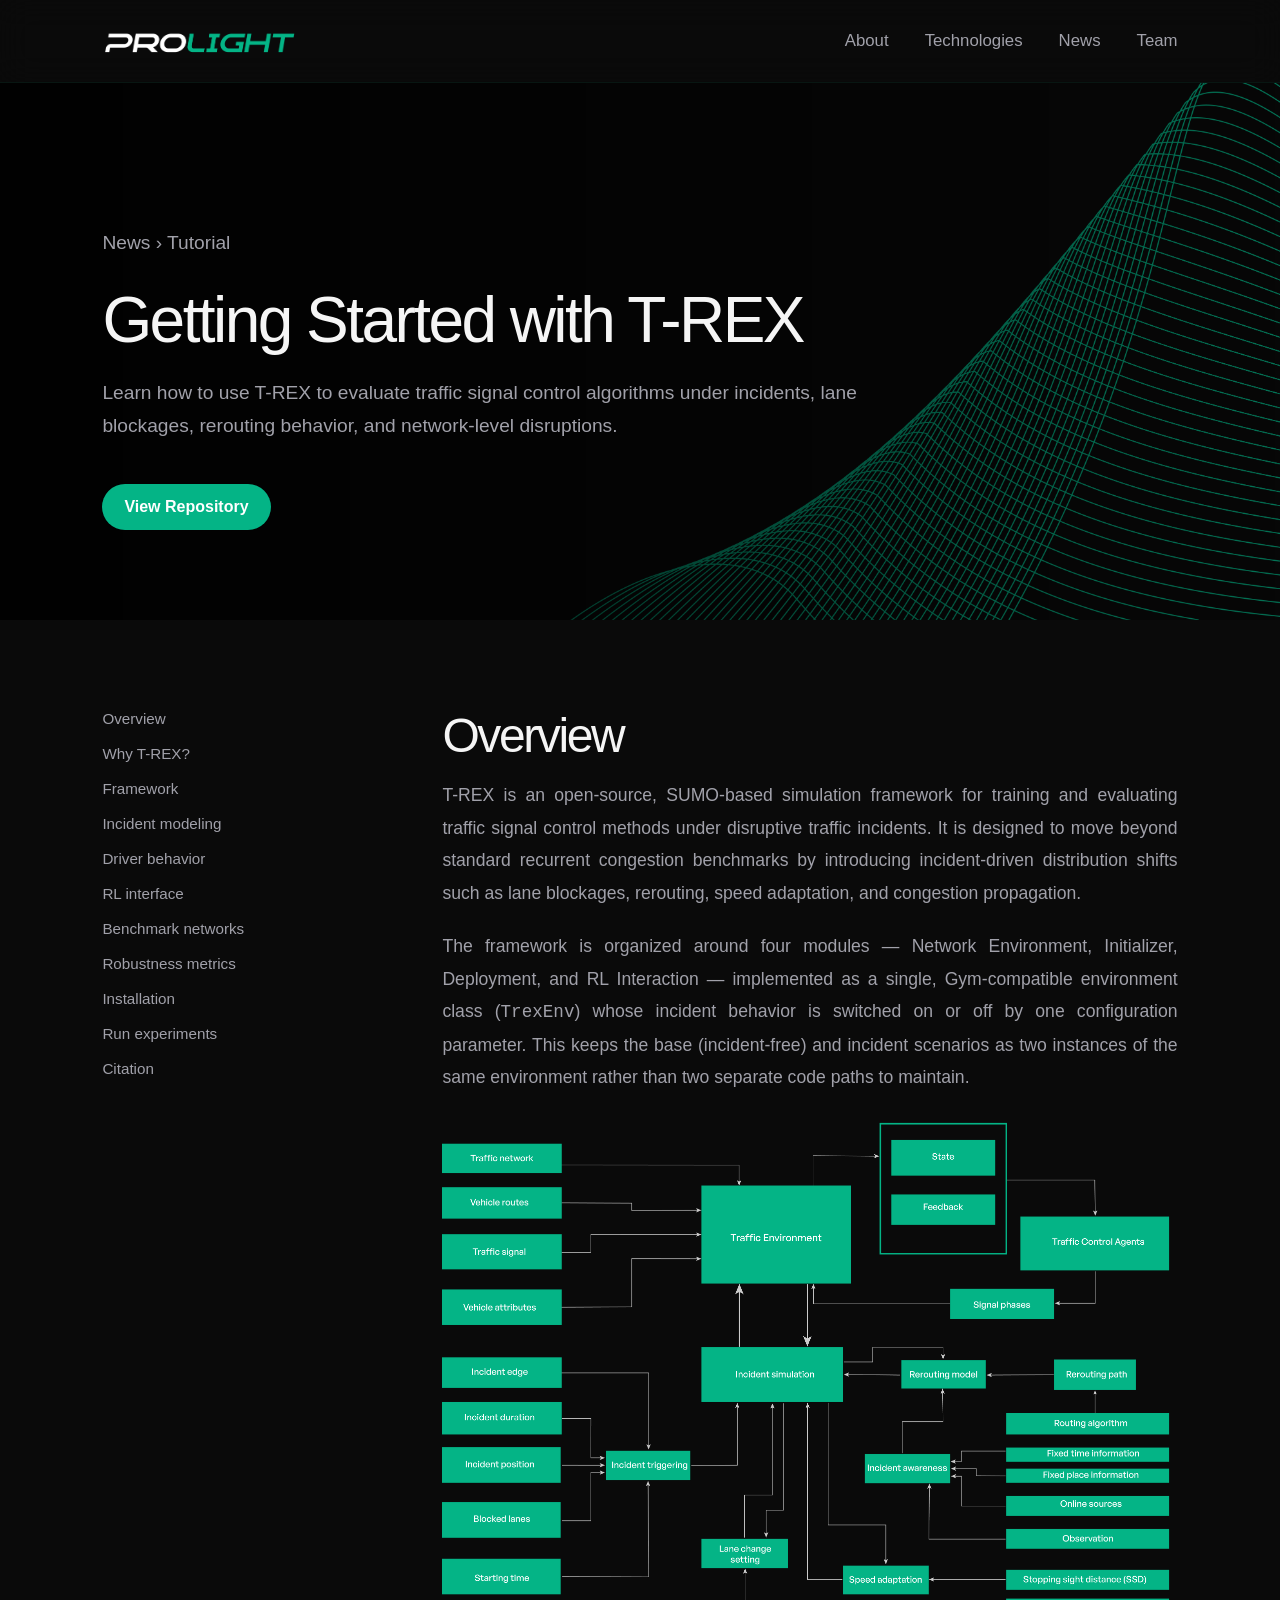
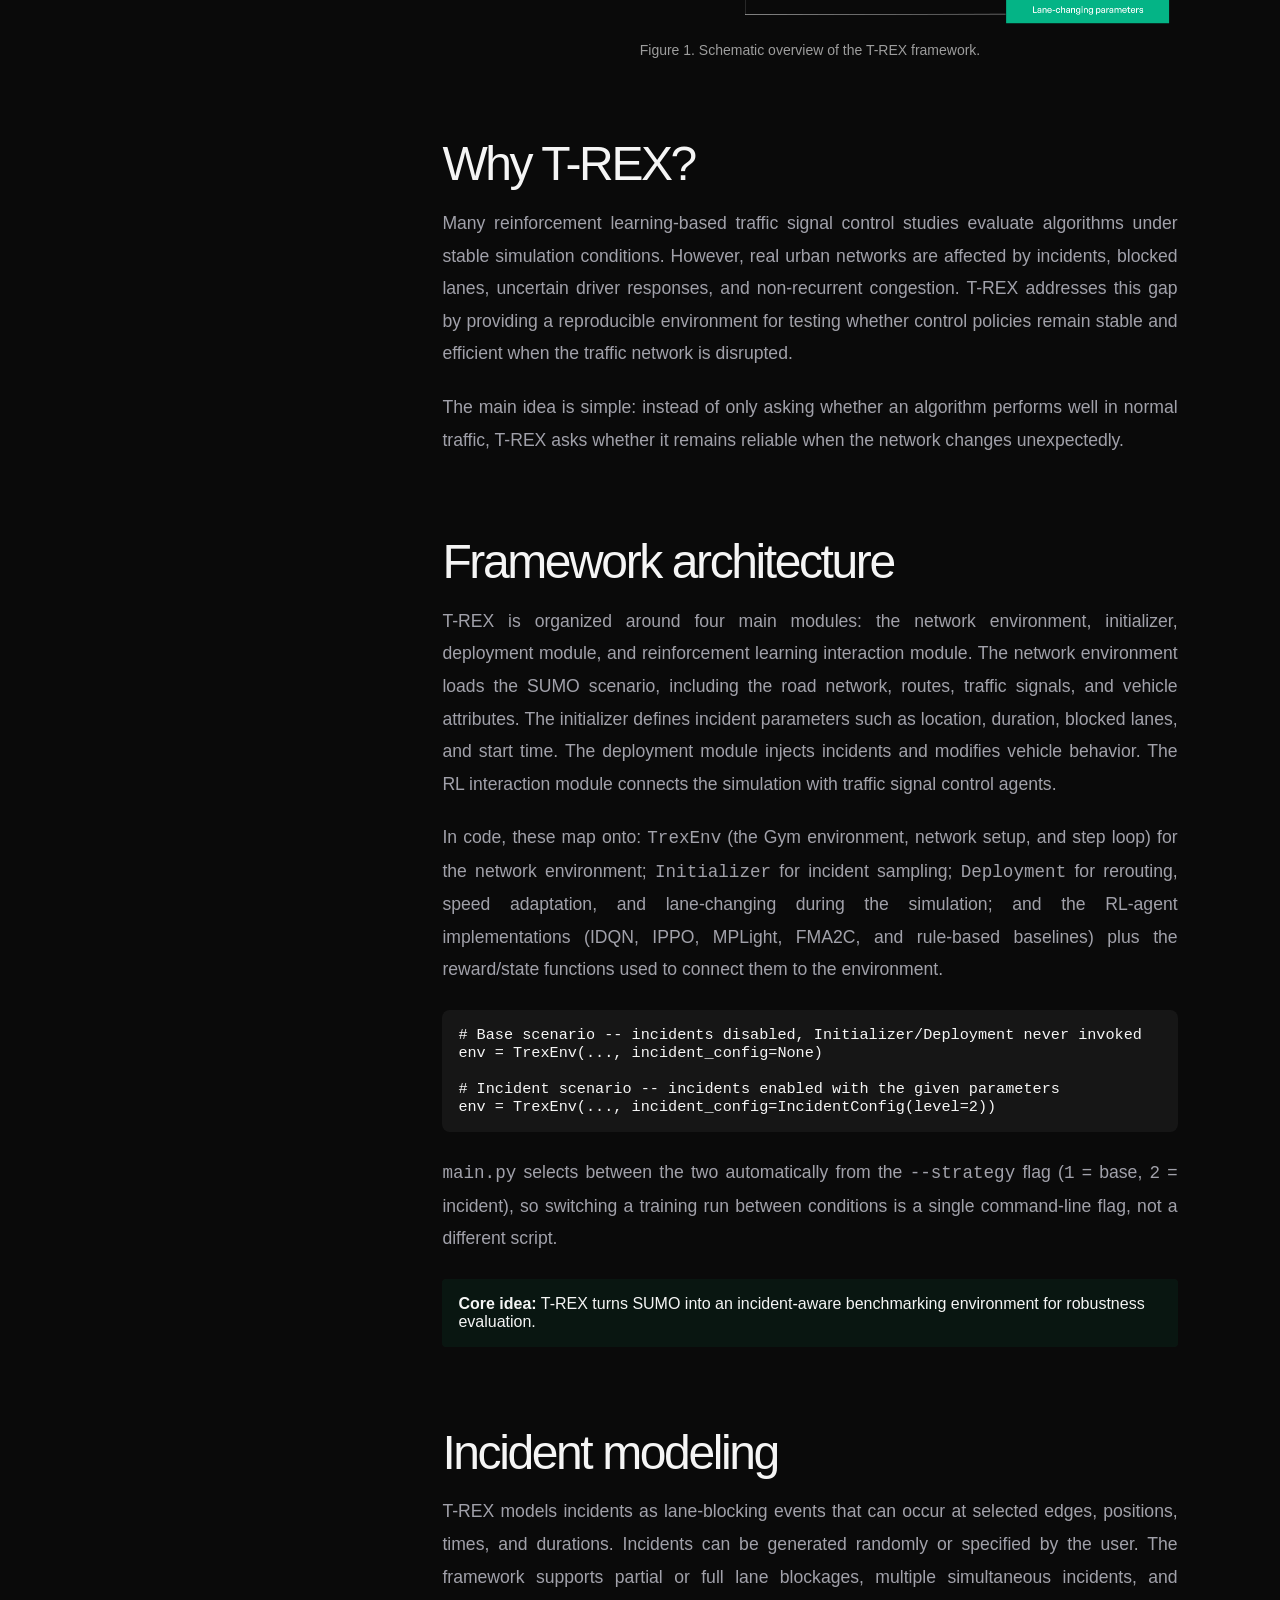
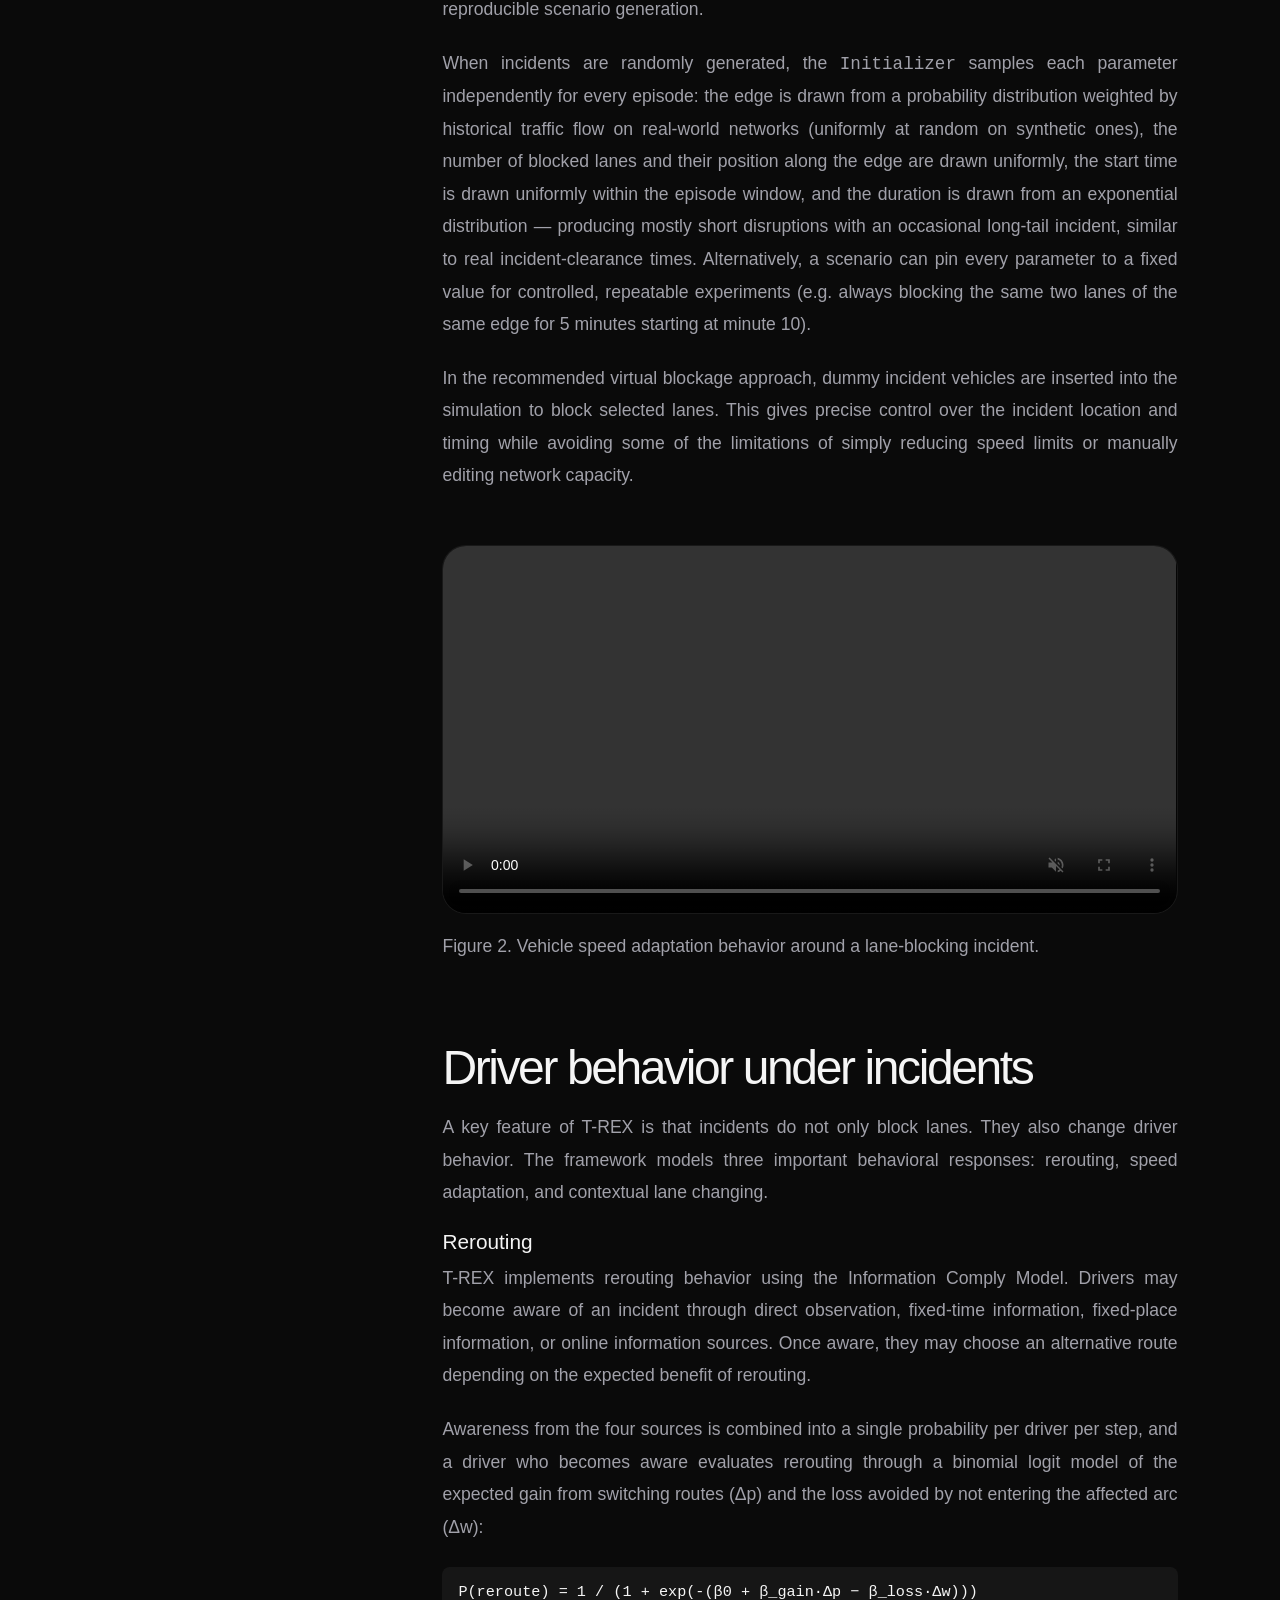
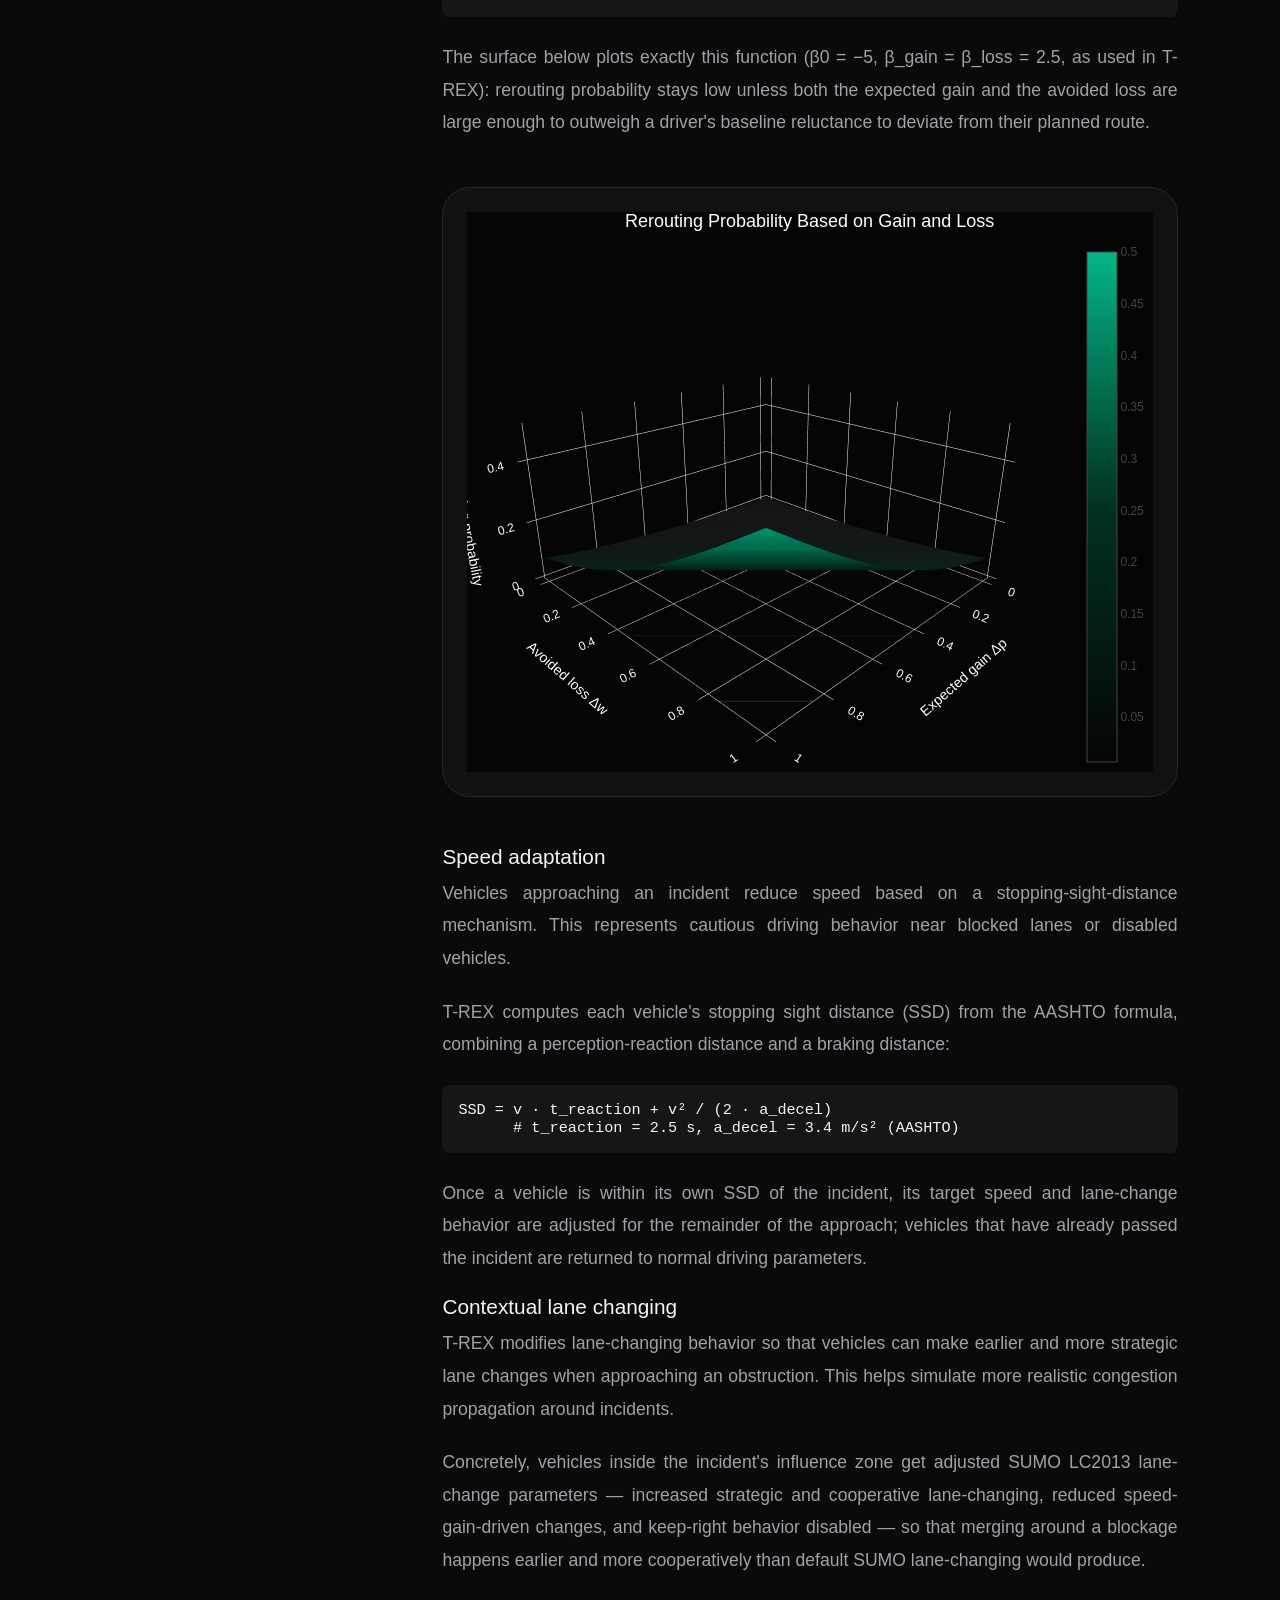
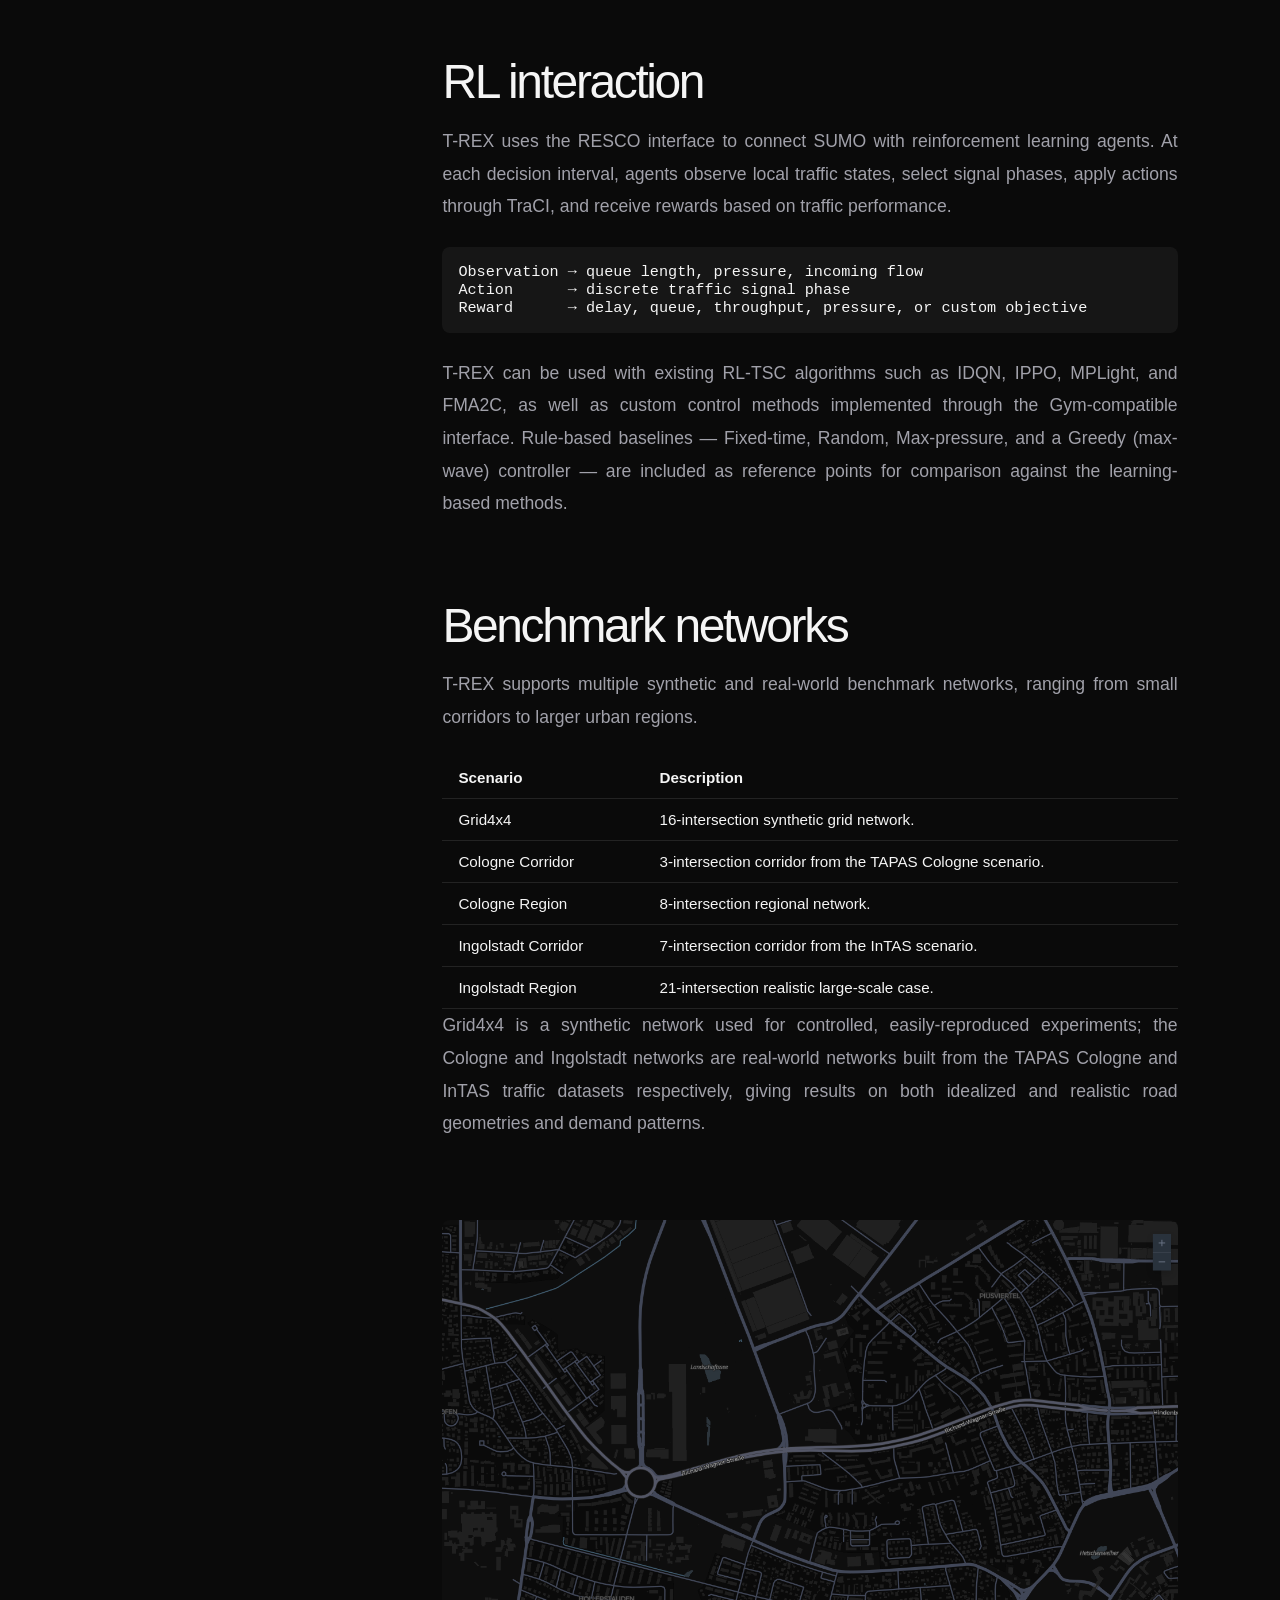
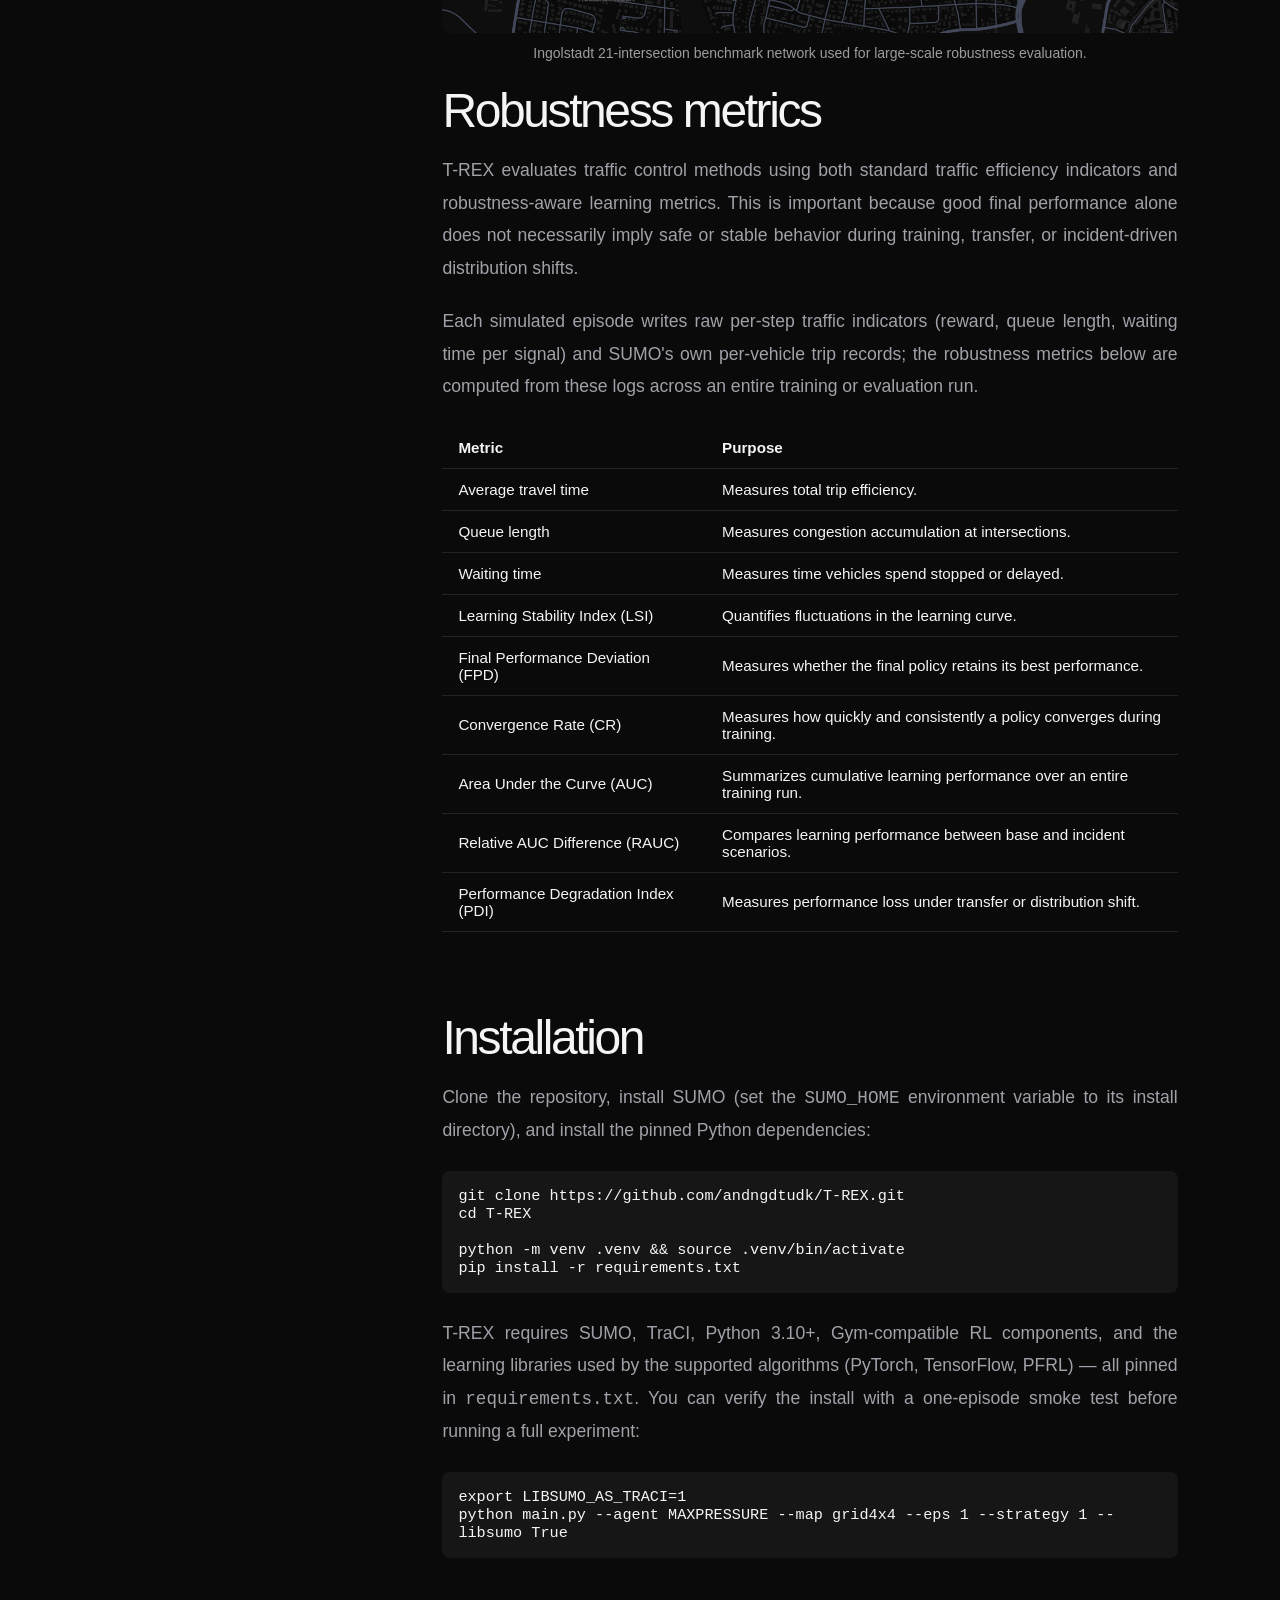
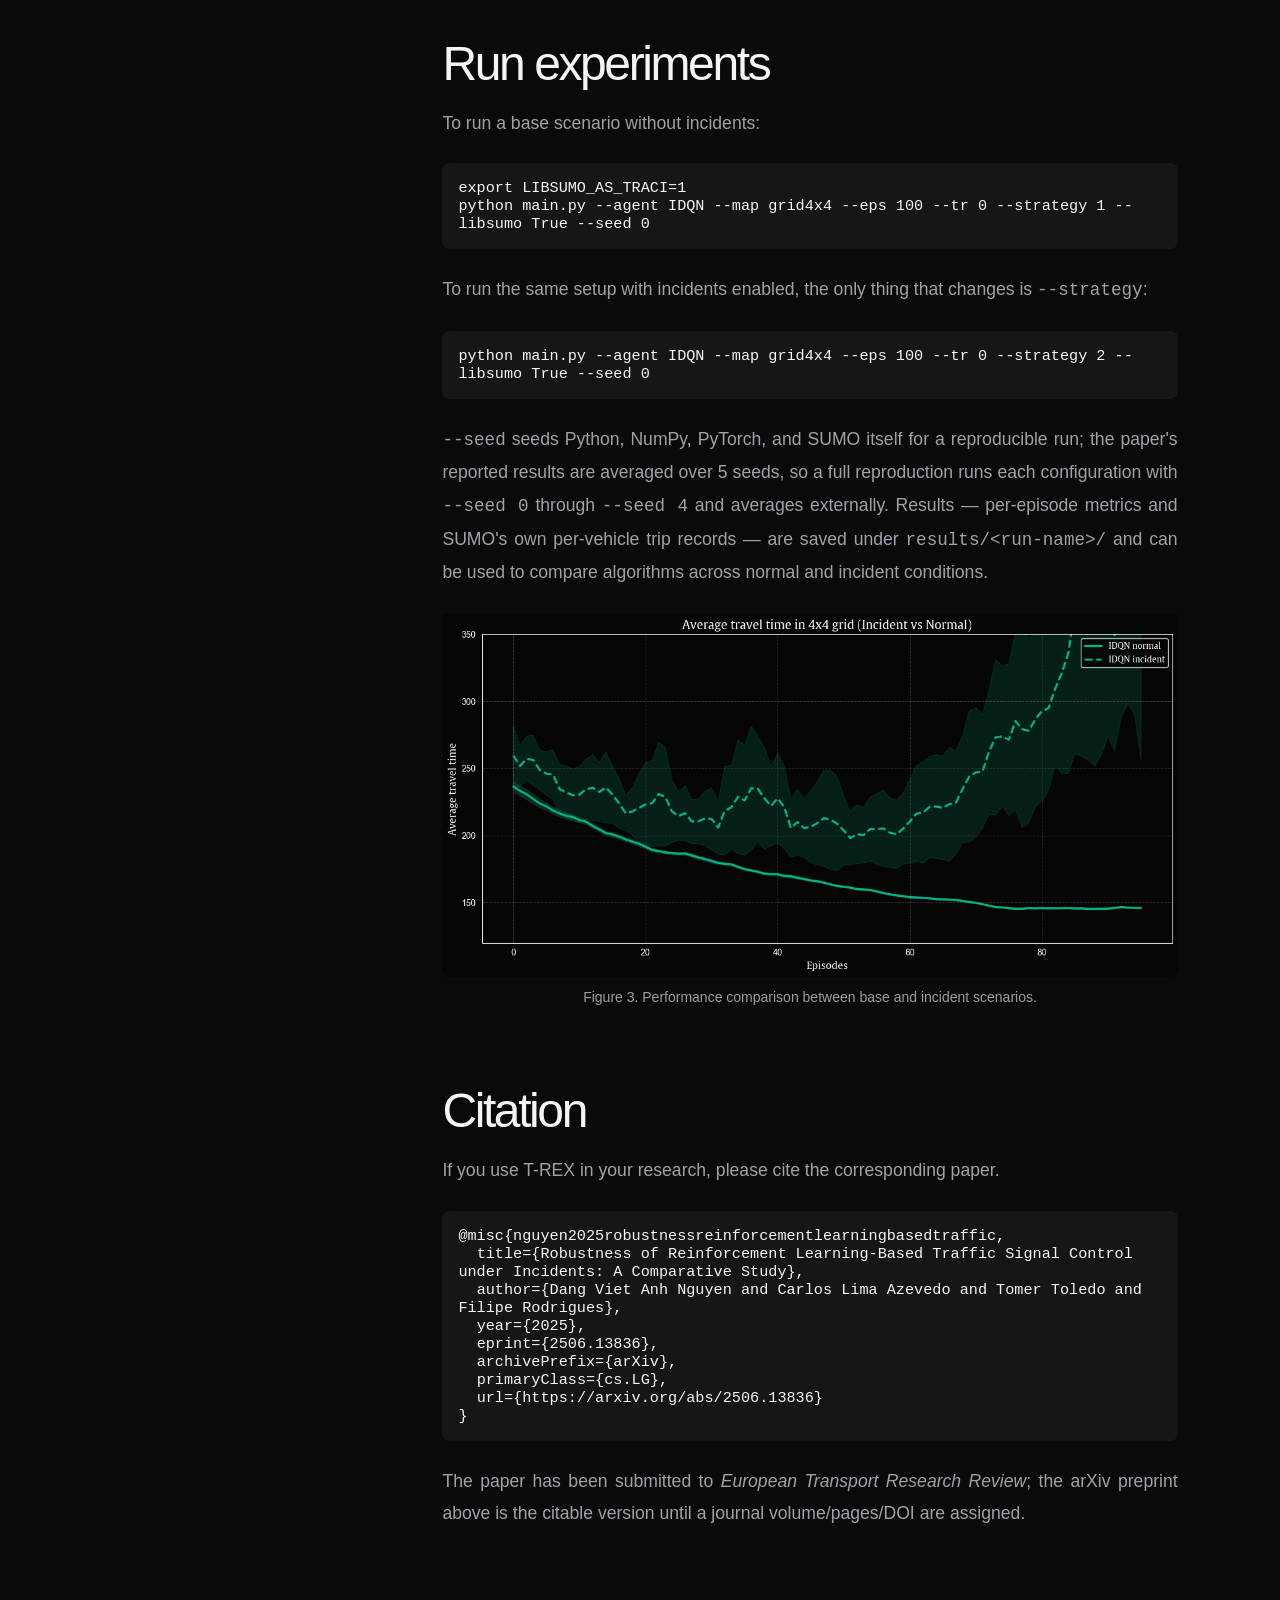
<file: news/trex/index.html>
<!DOCTYPE html>
<html lang="en">
<head>
  <meta charset="UTF-8" />
  <meta name="viewport" content="width=device-width, initial-scale=1.0" />

  <title>Getting Started with T-REX | ProLight</title>

  <meta name="description"
        content="A ProLight tutorial introducing T-REX, a SUMO-based framework for evaluating traffic signal control robustness under incidents, lane blockages, rerouting, and network-level disruptions." />

  <link rel="canonical" href="https://ai-prolight.eu/news/trex/" />
  <link rel="icon" type="image/x-icon" href="/assets/logo/pl.ico" />
  <link rel="stylesheet" href="/style.css" />

  <link rel="preconnect" href="https://fonts.googleapis.com">
  <link rel="preconnect" href="https://fonts.gstatic.com" crossorigin>
  <link href="https://fonts.googleapis.com/css2?family=Geist:wght@400;500;600;700&display=swap" rel="stylesheet">
  <link href="https://api.fontshare.com/v2/css?f[]=general-sans@400,500,600,700&display=swap" rel="stylesheet">

  <script src="https://cdn.plot.ly/plotly-2.35.2.min.js"></script>
</head>

  

<body id="top" class="dark">

  

<header class="navbar">
  <a href="/" class="logo">
    <img src="/assets/logo/Prolight-light.png" class="nav-logo-light" alt="ProLight">
    <img src="/assets/logo/Prolight-dark.png" class="nav-logo-dark" alt="ProLight">
  </a>

  <nav>
    <a href="/#vision">About</a>
    <a href="/#systems">Technologies</a>
    <a href="/#news">News</a>
    <a href="/#team">Team</a>
  </nav>
</header>

<main class="blog-page">

  <section class="blog-hero trex-blog-hero">
    <div class="blog-hero-content">
      <p class="breadcrumb">News › Tutorial</p>

      <h1>Getting Started with T-REX</h1>

      <p class="blog-hero-subtitle">
        Learn how to use T-REX to evaluate traffic signal control algorithms
        under incidents, lane blockages, rerouting behavior, and network-level disruptions.
      </p>

      <a href="https://github.com/andngdtudk/T-REX"
         class="btn primary blog-hero-btn"
         target="_blank">
        View Repository
      </a>
    </div>
  </section>

  <section class="blog-content">

    <aside class="blog-sidebar">
      <a href="#overview">Overview</a>
      <a href="#why-trex">Why T-REX?</a>
      <a href="#framework">Framework</a>
      <a href="#incidents">Incident modeling</a>
      <a href="#driver-behavior">Driver behavior</a>
      <a href="#rl-interface">RL interface</a>
      <a href="#networks">Benchmark networks</a>
      <a href="#metrics">Robustness metrics</a>
      <a href="#installation">Installation</a>
      <a href="#run">Run experiments</a>
      <a href="#citation">Citation</a>
    </aside>

    <article class="blog-article">

      <section id="overview">
        <h2>Overview</h2>

        <p>
          T-REX is an open-source, SUMO-based simulation framework for training
          and evaluating traffic signal control methods under disruptive traffic
          incidents. It is designed to move beyond standard recurrent congestion
          benchmarks by introducing incident-driven distribution shifts such as lane
          blockages, rerouting, speed adaptation, and congestion propagation.
        </p>

        <p>
          The framework is organized around four modules — Network Environment,
          Initializer, Deployment, and RL Interaction — implemented as a single,
          Gym-compatible environment class (<code>TrexEnv</code>) whose incident
          behavior is switched on or off by one configuration parameter. This keeps
          the base (incident-free) and incident scenarios as two instances of the
          same environment rather than two separate code paths to maintain.
        </p>

        <figure class="blog-figure">
          <img src="/assets/blog/trex-framework.png"
               alt="Schematic overview of the T-REX framework">
          <figcaption>
            Figure 1. Schematic overview of the T-REX framework.
          </figcaption>
        </figure>
      </section>

      <section id="why-trex">
        <h2>Why T-REX?</h2>

        <p>
          Many reinforcement learning-based traffic signal control studies evaluate
          algorithms under stable simulation conditions. However, real urban networks
          are affected by incidents, blocked lanes, uncertain driver responses, and
          non-recurrent congestion. T-REX addresses this gap by providing a reproducible
          environment for testing whether control policies remain stable and efficient
          when the traffic network is disrupted.
        </p>

        <p>
          The main idea is simple: instead of only asking whether an algorithm performs
          well in normal traffic, T-REX asks whether it remains reliable when the network
          changes unexpectedly.
        </p>
      </section>

      <section id="framework">
        <h2>Framework architecture</h2>

        <p>
          T-REX is organized around four main modules: the network environment,
          initializer, deployment module, and reinforcement learning interaction module.
          The network environment loads the SUMO scenario, including the road network,
          routes, traffic signals, and vehicle attributes. The initializer defines incident
          parameters such as location, duration, blocked lanes, and start time. The
          deployment module injects incidents and modifies vehicle behavior. The RL
          interaction module connects the simulation with traffic signal control agents.
        </p>

        <p>
          In code, these map onto: <code>TrexEnv</code> (the Gym environment, network
          setup, and step loop) for the network environment; <code>Initializer</code> for
          incident sampling; <code>Deployment</code> for rerouting, speed adaptation, and
          lane-changing during the simulation; and the RL-agent implementations
          (IDQN, IPPO, MPLight, FMA2C, and rule-based baselines) plus the reward/state
          functions used to connect them to the environment.
        </p>

        <div class="code-card">
<pre><code># Base scenario -- incidents disabled, Initializer/Deployment never invoked
env = TrexEnv(..., incident_config=None)

# Incident scenario -- incidents enabled with the given parameters
env = TrexEnv(..., incident_config=IncidentConfig(level=2))</code></pre>
        </div>

        <p>
          <code>main.py</code> selects between the two automatically from the
          <code>--strategy</code> flag (<code>1</code> = base, <code>2</code> = incident),
          so switching a training run between conditions is a single command-line flag,
          not a different script.
        </p>

        <div class="blog-callout">
          <strong>Core idea:</strong>
          T-REX turns SUMO into an incident-aware benchmarking environment for
          robustness evaluation.
        </div>
      </section>

      <section id="incidents">
        <h2>Incident modeling</h2>

        <p>
          T-REX models incidents as lane-blocking events that can occur at selected
          edges, positions, times, and durations. Incidents can be generated randomly
          or specified by the user. The framework supports partial or full lane blockages,
          multiple simultaneous incidents, and reproducible scenario generation.
        </p>

        <p>
          When incidents are randomly generated, the <code>Initializer</code> samples each
          parameter independently for every episode: the edge is drawn from a probability
          distribution weighted by historical traffic flow on real-world networks (uniformly
          at random on synthetic ones), the number of blocked lanes and their position along
          the edge are drawn uniformly, the start time is drawn uniformly within the episode
          window, and the duration is drawn from an exponential distribution — producing
          mostly short disruptions with an occasional long-tail incident, similar to real
          incident-clearance times. Alternatively, a scenario can pin every parameter to a
          fixed value for controlled, repeatable experiments (e.g. always blocking the same
          two lanes of the same edge for 5 minutes starting at minute 10).
        </p>

        <p>
          In the recommended virtual blockage approach, dummy incident vehicles are
          inserted into the simulation to block selected lanes. This gives precise control
          over the incident location and timing while avoiding some of the limitations
          of simply reducing speed limits or manually editing network capacity.
        </p>

        <!-- <figure class="blog-figure">
          <img src="/assets/blog/trex-incident-example.png"
               alt="Example of incident deployment in T-REX">
          <figcaption>
            Figure placeholder: lane blockage and incident deployment example.
          </figcaption>
        </figure> -->


        <video
            controls
            autoplay
            muted
            loop
            playsinline
            class="blog-video">
            <source src="../../assets/blog/Speed_adaptation_SUMO.mp4"
                    type="video/mp4">
        </video>
      
        <p class="figure-caption">
          Figure 2. Vehicle speed adaptation behavior around a lane-blocking incident.
        </p>
      </section>

      <section id="driver-behavior">
        <h2>Driver behavior under incidents</h2>

        <p>
          A key feature of T-REX is that incidents do not only block lanes. They also
          change driver behavior. The framework models three important behavioral
          responses: rerouting, speed adaptation, and contextual lane changing.
        </p>

        <h3>Rerouting</h3>
        <p>
          T-REX implements rerouting behavior using the Information Comply Model.
          Drivers may become aware of an incident through direct observation, fixed-time
          information, fixed-place information, or online information sources. Once aware,
          they may choose an alternative route depending on the expected benefit of rerouting.
        </p>

        <p>
          Awareness from the four sources is combined into a single probability per driver
          per step, and a driver who becomes aware evaluates rerouting through a binomial
          logit model of the expected gain from switching routes (Δp) and the loss avoided
          by not entering the affected arc (Δw):
        </p>

        <div class="code-card">
<pre><code>P(reroute) = 1 / (1 + exp(-(β0 + β_gain·Δp − β_loss·Δw)))</code></pre>
        </div>

        <p>
          The surface below plots exactly this function (β0 = −5, β_gain = β_loss = 2.5,
          as used in T-REX): rerouting probability stays low unless both the expected gain
          and the avoided loss are large enough to outweigh a driver's baseline reluctance
          to deviate from their planned route.
        </p>

        <div class="interactive-figure">
          <div id="reroute-surface" style="width:100%; height:560px;"></div>
        </div>

        <h3>Speed adaptation</h3>
        <p>
          Vehicles approaching an incident reduce speed based on a stopping-sight-distance
          mechanism. This represents cautious driving behavior near blocked lanes or
          disabled vehicles.
        </p>

        <p>
          T-REX computes each vehicle's stopping sight distance (SSD) from the AASHTO
          formula, combining a perception-reaction distance and a braking distance:
        </p>

        <div class="code-card">
<pre><code>SSD = v · t_reaction + v² / (2 · a_decel)
      # t_reaction = 2.5 s, a_decel = 3.4 m/s² (AASHTO)</code></pre>
        </div>

        <p>
          Once a vehicle is within its own SSD of the incident, its target speed and
          lane-change behavior are adjusted for the remainder of the approach; vehicles
          that have already passed the incident are returned to normal driving parameters.
        </p>

        <h3>Contextual lane changing</h3>
        <p>
          T-REX modifies lane-changing behavior so that vehicles can make earlier and
          more strategic lane changes when approaching an obstruction. This helps simulate
          more realistic congestion propagation around incidents.
        </p>

        <p>
          Concretely, vehicles inside the incident's influence zone get adjusted SUMO
          LC2013 lane-change parameters — increased strategic and cooperative lane-changing,
          reduced speed-gain-driven changes, and keep-right behavior disabled — so that
          merging around a blockage happens earlier and more cooperatively than default
          SUMO lane-changing would produce.
        </p>
      </section>

      <section id="rl-interface">
        <h2>RL interaction</h2>

        <p>
          T-REX uses the RESCO interface to connect SUMO with reinforcement learning
          agents. At each decision interval, agents observe local traffic states, select
          signal phases, apply actions through TraCI, and receive rewards based on traffic
          performance.
        </p>

        <div class="code-card">
<pre><code>Observation → queue length, pressure, incoming flow
Action      → discrete traffic signal phase
Reward      → delay, queue, throughput, pressure, or custom objective</code></pre>
        </div>

        <p>
          T-REX can be used with existing RL-TSC algorithms such as IDQN, IPPO,
          MPLight, and FMA2C, as well as custom control methods implemented through
          the Gym-compatible interface. Rule-based baselines — Fixed-time, Random,
          Max-pressure, and a Greedy (max-wave) controller — are included as reference
          points for comparison against the learning-based methods.
        </p>
      </section>

      <section id="networks">
        <h2>Benchmark networks</h2>

        <p>
          T-REX supports multiple synthetic and real-world benchmark networks, ranging
          from small corridors to larger urban regions.
        </p>

        <div class="blog-table-wrap">
          <table class="blog-table">
            <thead>
              <tr>
                <th>Scenario</th>
                <th>Description</th>
              </tr>
            </thead>
            <tbody>
              <tr>
                <td>Grid4x4</td>
                <td>16-intersection synthetic grid network.</td>
              </tr>
              <tr>
                <td>Cologne Corridor</td>
                <td>3-intersection corridor from the TAPAS Cologne scenario.</td>
              </tr>
              <tr>
                <td>Cologne Region</td>
                <td>8-intersection regional network.</td>
              </tr>
              <tr>
                <td>Ingolstadt Corridor</td>
                <td>7-intersection corridor from the InTAS scenario.</td>
              </tr>
              <tr>
                <td>Ingolstadt Region</td>
                <td>21-intersection realistic large-scale case.</td>
              </tr>
            </tbody>
          </table>
        </div>

        <p>
          Grid4x4 is a synthetic network used for controlled, easily-reproduced
          experiments; the Cologne and Ingolstadt networks are real-world networks built
          from the TAPAS Cologne and InTAS traffic datasets respectively, giving results
          on both idealized and realistic road geometries and demand patterns.
        </p>
      </section>

      <figure class="blog-figure">
      <img src="/assets/blog/ingolstadtmap.png"
           alt="Ingolstadt 21-intersection traffic network used in T-REX">
      <figcaption>
        Ingolstadt 21-intersection benchmark network used for large-scale robustness evaluation.
      </figcaption>
    </figure>

      <section id="metrics">
        <h2>Robustness metrics</h2>

        <p>
          T-REX evaluates traffic control methods using both standard traffic efficiency
          indicators and robustness-aware learning metrics. This is important because
          good final performance alone does not necessarily imply safe or stable behavior
          during training, transfer, or incident-driven distribution shifts.
        </p>

        <p>
          Each simulated episode writes raw per-step traffic indicators (reward, queue
          length, waiting time per signal) and SUMO's own per-vehicle trip records; the
          robustness metrics below are computed from these logs across an entire training
          or evaluation run.
        </p>

        <div class="blog-table-wrap">
          <table class="blog-table">
            <thead>
              <tr>
                <th>Metric</th>
                <th>Purpose</th>
              </tr>
            </thead>
            <tbody>
              <tr>
                <td>Average travel time</td>
                <td>Measures total trip efficiency.</td>
              </tr>
              <tr>
                <td>Queue length</td>
                <td>Measures congestion accumulation at intersections.</td>
              </tr>
              <tr>
                <td>Waiting time</td>
                <td>Measures time vehicles spend stopped or delayed.</td>
              </tr>
              <tr>
                <td>Learning Stability Index (LSI)</td>
                <td>Quantifies fluctuations in the learning curve.</td>
              </tr>
              <tr>
                <td>Final Performance Deviation (FPD)</td>
                <td>Measures whether the final policy retains its best performance.</td>
              </tr>
              <tr>
                <td>Convergence Rate (CR)</td>
                <td>Measures how quickly and consistently a policy converges during training.</td>
              </tr>
              <tr>
                <td>Area Under the Curve (AUC)</td>
                <td>Summarizes cumulative learning performance over an entire training run.</td>
              </tr>
              <tr>
                <td>Relative AUC Difference (RAUC)</td>
                <td>Compares learning performance between base and incident scenarios.</td>
              </tr>
              <tr>
                <td>Performance Degradation Index (PDI)</td>
                <td>Measures performance loss under transfer or distribution shift.</td>
              </tr>
            </tbody>
          </table>
        </div>
      </section>

      <section id="installation">
        <h2>Installation</h2>

        <p>
          Clone the repository, install <a href="https://www.eclipse.org/sumo/" target="_blank">SUMO</a>
          (set the <code>SUMO_HOME</code> environment variable to its install directory),
          and install the pinned Python dependencies:
        </p>

        <div class="code-card">
<pre><code>git clone https://github.com/andngdtudk/T-REX.git
cd T-REX

python -m venv .venv && source .venv/bin/activate
pip install -r requirements.txt</code></pre>
        </div>

        <p>
          T-REX requires SUMO, TraCI, Python 3.10+, Gym-compatible RL components, and
          the learning libraries used by the supported algorithms (PyTorch, TensorFlow,
          PFRL) — all pinned in <code>requirements.txt</code>. You can verify the install
          with a one-episode smoke test before running a full experiment:
        </p>

        <div class="code-card">
<pre><code>export LIBSUMO_AS_TRACI=1
python main.py --agent MAXPRESSURE --map grid4x4 --eps 1 --strategy 1 --libsumo True</code></pre>
        </div>
      </section>

      <section id="run">
        <h2>Run experiments</h2>

        <p>
          To run a base scenario without incidents:
        </p>

        <div class="code-card">
<pre><code>export LIBSUMO_AS_TRACI=1
python main.py --agent IDQN --map grid4x4 --eps 100 --tr 0 --strategy 1 --libsumo True --seed 0</code></pre>
        </div>

        <p>
          To run the same setup with incidents enabled, the only thing that changes is
          <code>--strategy</code>:
        </p>

        <div class="code-card">
<pre><code>python main.py --agent IDQN --map grid4x4 --eps 100 --tr 0 --strategy 2 --libsumo True --seed 0</code></pre>
        </div>

        <p>
          <code>--seed</code> seeds Python, NumPy, PyTorch, and SUMO itself for a
          reproducible run; the paper's reported results are averaged over 5 seeds, so a
          full reproduction runs each configuration with <code>--seed 0</code> through
          <code>--seed 4</code> and averages externally. Results — per-episode metrics and
          SUMO's own per-vehicle trip records — are saved under
          <code>results/&lt;run-name&gt;/</code> and can be used to compare algorithms
          across normal and incident conditions.
        </p>

        <figure class="blog-figure">
          <img src="/assets/blog/trex-results.png"
               alt="Example T-REX result visualization">
          <figcaption>
            Figure 3. Performance comparison between base and incident scenarios.
          </figcaption>
        </figure>
      </section>

      <section id="citation">
        <h2>Citation</h2>

        <p>
          If you use T-REX in your research, please cite the corresponding paper.
        </p>

        <div class="code-card">
<pre><code>@misc{nguyen2025robustnessreinforcementlearningbasedtraffic,
  title={Robustness of Reinforcement Learning-Based Traffic Signal Control under Incidents: A Comparative Study},
  author={Dang Viet Anh Nguyen and Carlos Lima Azevedo and Tomer Toledo and Filipe Rodrigues},
  year={2025},
  eprint={2506.13836},
  archivePrefix={arXiv},
  primaryClass={cs.LG},
  url={https://arxiv.org/abs/2506.13836}
}</code></pre>
        </div>

        <p>
          The paper has been submitted to <em>European Transport Research Review</em>;
          the arXiv preprint above is the citable version until a journal
          volume/pages/DOI are assigned.
        </p>
      </section>

    </article>
  </section>

</main>


  <script>
const gain = Array.from({length: 50}, (_, i) => i / 49);
const loss = Array.from({length: 50}, (_, i) => i / 49);

const betaGain = 2.5;
const betaLoss = 2.5;

// Compute z grid
const z = loss.map(y => gain.map(x => {
    const vReroute = -5 + betaGain*x + betaLoss*y;
    return Math.exp(vReroute)/(Math.exp(vReroute)+1);
}));

// Data for Plotly
const data = [{
  type: "surface",
  x: gain,
  y: loss,
  z: z,
  colorscale: [[0,"#050505"],[0.5,"#013220"],[1,"#04B486"]],
  showscale: true,
  contours: {
    z: { show:true, usecolormap:true, highlightcolor:"#ffffff", project:{z:true} }
  },
  hovertemplate: "Expected gain: %{x:.2f}<br>Avoided loss: %{y:.2f}<br>Rerouting probability: %{z:.3f}<extra></extra>"
}];

const layout = {
  paper_bgcolor:"#050505",
  plot_bgcolor:"#050505",
  margin: {l:0,r:0,b:0,t:30},
  title: {
    text:"Rerouting Probability Based on Gain and Loss",
    font: { family:"General Sans, sans-serif", size:18, color:"#ffffff" }
  },
  scene: {
    xaxis:{title:"Expected gain Δp", color:"#ffffff", gridcolor:"rgba(255,255,255,0.25)"},
    yaxis:{title:"Avoided loss Δw", color:"#ffffff", gridcolor:"rgba(255,255,255,0.25)"},
    zaxis:{title:"Rerouting probability", color:"#ffffff", gridcolor:"rgba(255,255,255,0.25)"},
    bgcolor:"#050505",
    camera:{eye:{x:1.55, y:1.55, z:0.9}}
  }
};

Plotly.newPlot("reroute-surface", data, layout, {responsive:true, displayModeBar:false});
</script>

</body>
</html>
</file>
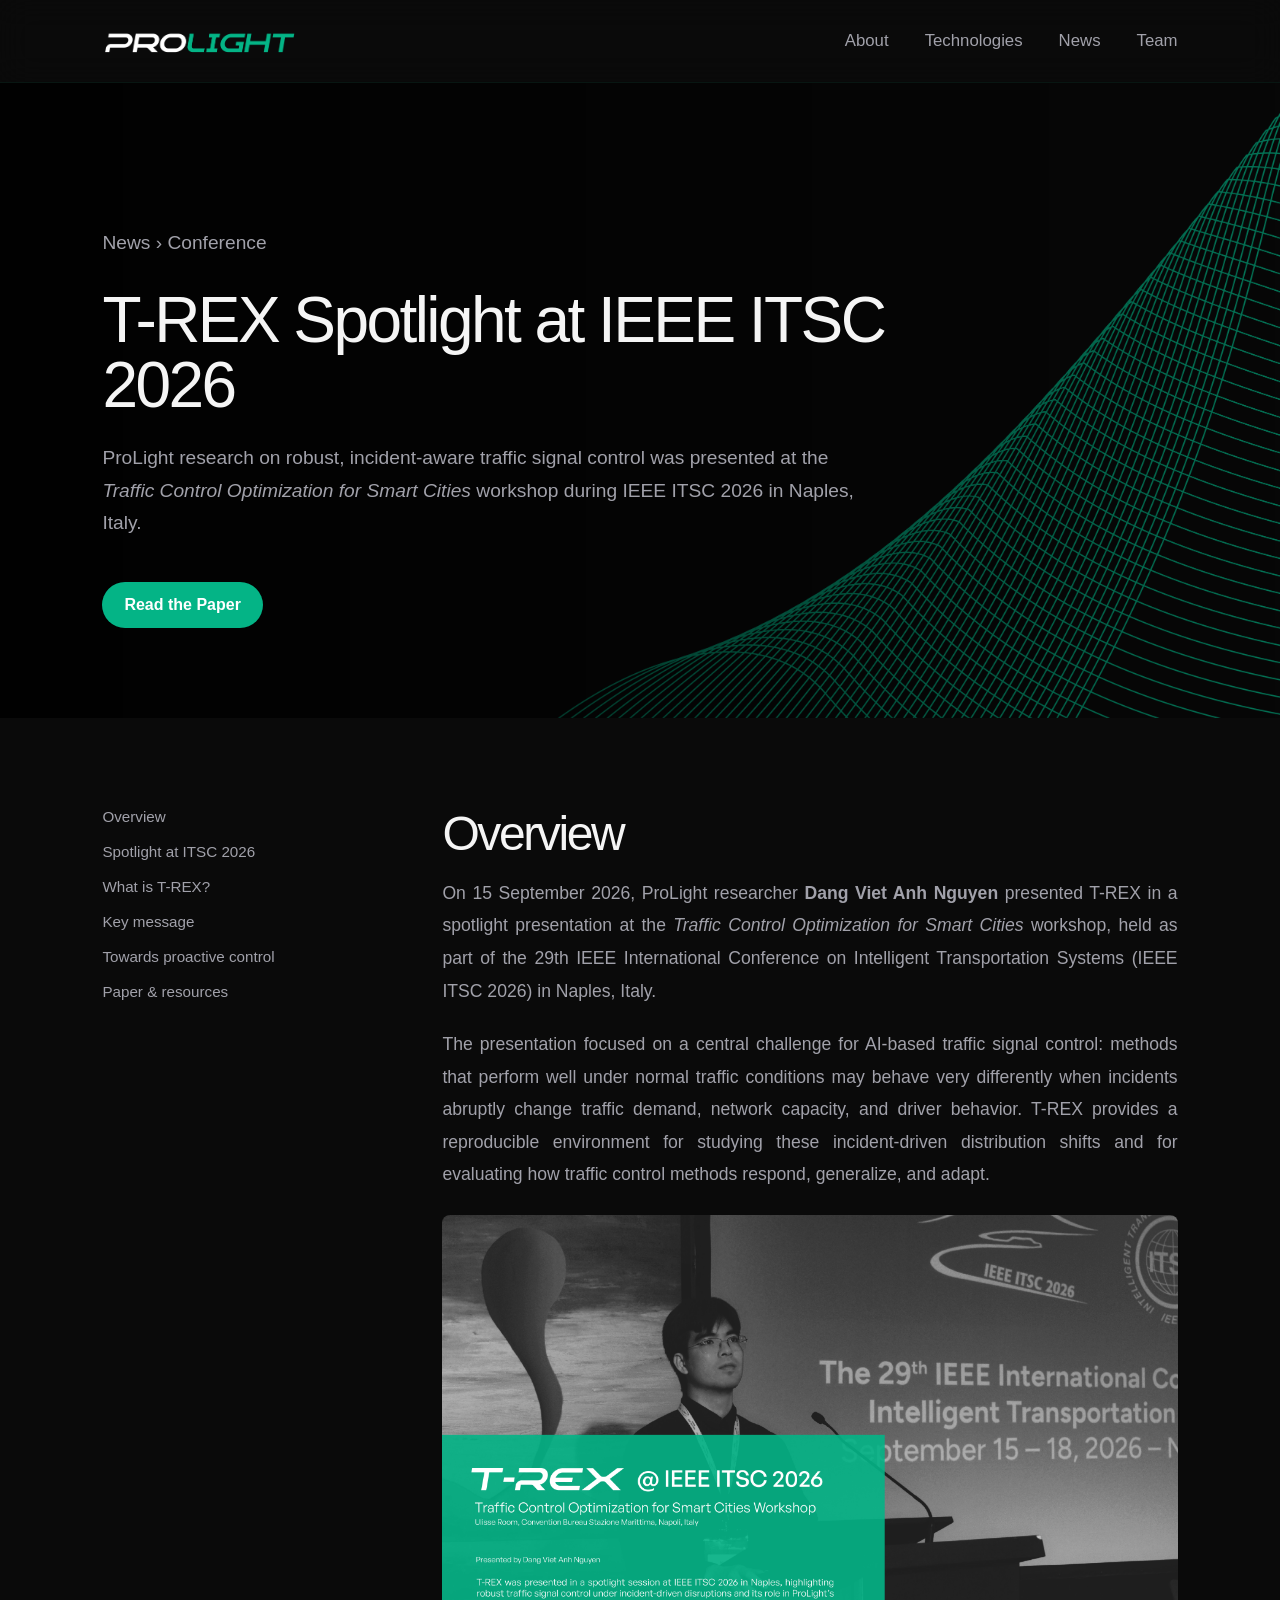
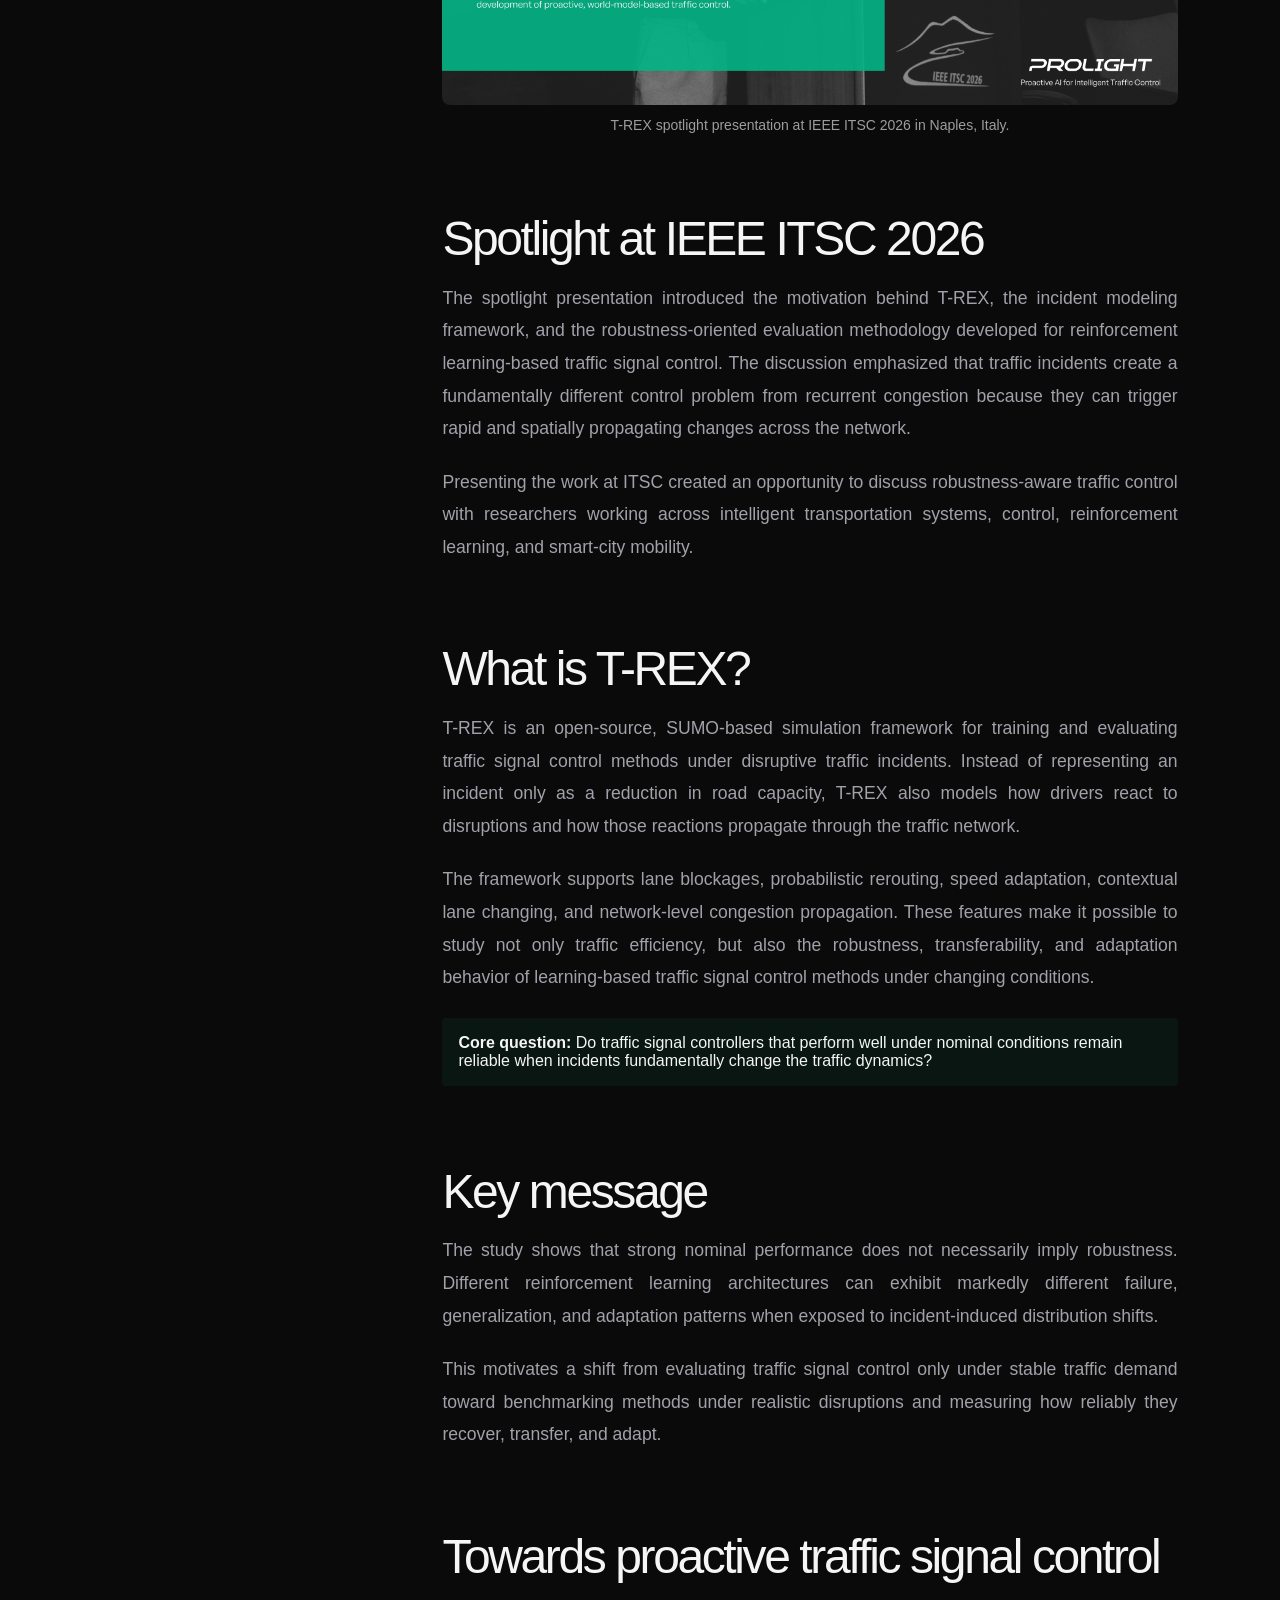
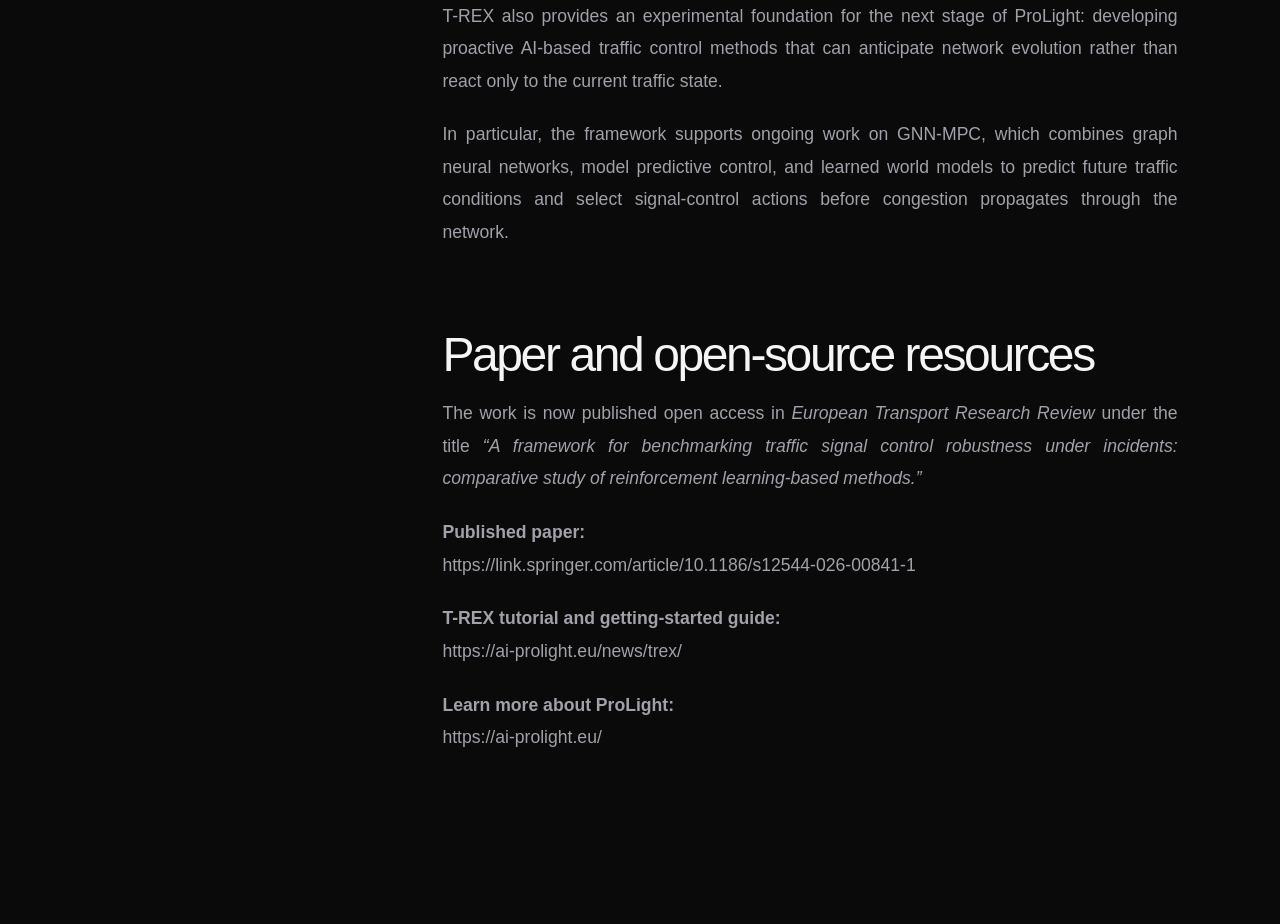
<file: news/itsc2026-trex/itsc2026-trex-news.html>
<!DOCTYPE html>
<html lang="en">
<head>
  <meta charset="UTF-8" />
  <meta name="viewport" content="width=device-width, initial-scale=1.0" />

  <title>T-REX Spotlight Presentation at IEEE ITSC 2026 | ProLight</title>

  <meta
    name="description"
    content="ProLight presented T-REX, an open-source framework for evaluating traffic signal control robustness under incidents, at the Traffic Control Optimization for Smart Cities workshop during IEEE ITSC 2026 in Naples."
  />

  <!-- Canonical -->
  <link
    rel="canonical"
    href="https://ai-prolight.eu/news/itsc2026-trex/itsc2026-trex-news.html"
  />

  <!-- Favicon / CSS -->
  <link rel="icon" type="image/x-icon" href="/assets/logo/pl.ico" />
  <link rel="stylesheet" href="/style.css" />

  <!-- Fonts -->
  <link rel="preconnect" href="https://fonts.googleapis.com">
  <link rel="preconnect" href="https://fonts.gstatic.com" crossorigin>

  <link
    href="https://fonts.googleapis.com/css2?family=Geist:wght@400;500;600;700&display=swap"
    rel="stylesheet"
  >

  <link
    href="https://api.fontshare.com/v2/css?f[]=general-sans@400,500,600,700&display=swap"
    rel="stylesheet"
  >

  <!-- Open Graph -->
  <meta property="og:type" content="article">
  <meta property="og:site_name" content="ProLight">
  <meta property="og:locale" content="en_US">

  <meta
    property="og:title"
    content="T-REX Spotlight at IEEE ITSC 2026"
  >

  <meta
    property="og:description"
    content="ProLight research on robust, incident-aware traffic signal control was presented at IEEE ITSC 2026 in Naples, Italy."
  >

  <meta
    property="og:url"
    content="https://ai-prolight.eu/news/itsc2026-trex/itsc2026-trex-news.html"
  >

  <meta
    property="og:image"
    content="https://ai-prolight.eu/assets/blog/itsc2026-trex-social-v2.jpg"
  >

  <meta
    property="og:image:secure_url"
    content="https://ai-prolight.eu/assets/blog/itsc2026-trex-social-v2.jpg"
  >

  <meta property="og:image:type" content="image/jpeg">
  <meta property="og:image:width" content="1200">
  <meta property="og:image:height" content="630">

  <meta
    property="og:image:alt"
    content="T-REX spotlight presentation at IEEE ITSC 2026 in Naples, Italy"
  >

  <meta
    property="article:published_time"
    content="2026-09-18T00:00:00+02:00"
  >

  <!-- Twitter / X -->
  <meta name="twitter:card" content="summary_large_image">

  <meta
    name="twitter:title"
    content="T-REX Spotlight at IEEE ITSC 2026"
  >

  <meta
    name="twitter:description"
    content="ProLight research on robust, incident-aware traffic signal control presented at IEEE ITSC 2026."
  >

  <meta
    name="twitter:image"
    content="https://ai-prolight.eu/assets/blog/itsc2026-trex-social-v2.jpg"
  >

  <meta
    name="twitter:image:alt"
    content="T-REX spotlight presentation at IEEE ITSC 2026 in Naples, Italy"
  >
</head>

<body id="top" class="dark">

<header class="navbar">
  <a href="/" class="logo">
    <img src="/assets/logo/Prolight-light.png" class="nav-logo-light" alt="ProLight">
    <img src="/assets/logo/Prolight-dark.png" class="nav-logo-dark" alt="ProLight">
  </a>

  <nav>
    <a href="/#vision">About</a>
    <a href="/#systems">Technologies</a>
    <a href="/#news">News</a>
    <a href="/#team">Team</a>
  </nav>
</header>

<main class="blog-page">

  <section class="blog-hero">
    <div class="blog-hero-content">
      <p class="breadcrumb">News › Conference</p>

      <h1>T-REX Spotlight at IEEE ITSC 2026</h1>

      <p class="blog-hero-subtitle">
        ProLight research on robust, incident-aware traffic signal control was presented
        at the <em>Traffic Control Optimization for Smart Cities</em> workshop during
        IEEE ITSC 2026 in Naples, Italy.
      </p>

      <a href="https://link.springer.com/article/10.1186/s12544-026-00841-1"
         class="btn primary blog-hero-btn"
         target="_blank" rel="noopener">
        Read the Paper
      </a>
    </div>
  </section>

  <section class="blog-content">

    <aside class="blog-sidebar">
      <a href="#overview">Overview</a>
      <a href="#spotlight">Spotlight at ITSC 2026</a>
      <a href="#trex">What is T-REX?</a>
      <a href="#findings">Key message</a>
      <a href="#prolight">Towards proactive control</a>
      <a href="#resources">Paper & resources</a>
    </aside>

    <article class="blog-article">

      <section id="overview">
        <h2>Overview</h2>

        <p>
          On 15 September 2026, ProLight researcher <strong>Dang Viet Anh Nguyen</strong>
          presented T-REX in a spotlight presentation at the
          <em>Traffic Control Optimization for Smart Cities</em> workshop, held as part of
          the 29th IEEE International Conference on Intelligent Transportation Systems
          (IEEE ITSC 2026) in Naples, Italy.
        </p>

        <p>
          The presentation focused on a central challenge for AI-based traffic signal
          control: methods that perform well under normal traffic conditions may behave very
          differently when incidents abruptly change traffic demand, network capacity, and
          driver behavior. T-REX provides a reproducible environment for studying these
          incident-driven distribution shifts and for evaluating how traffic control methods
          respond, generalize, and adapt.
        </p>

        <figure class="blog-figure">
          <img src="/assets/blog/itsc2026-trex-spotlight-01.jpg"
               alt="Dang Viet Anh Nguyen presenting T-REX at IEEE ITSC 2026 in Naples">
          <figcaption>
            T-REX spotlight presentation at IEEE ITSC 2026 in Naples, Italy.
          </figcaption>
        </figure>
      </section>

      <section id="spotlight">
        <h2>Spotlight at IEEE ITSC 2026</h2>

        <p>
          The spotlight presentation introduced the motivation behind T-REX, the incident
          modeling framework, and the robustness-oriented evaluation methodology developed
          for reinforcement learning-based traffic signal control. The discussion emphasized
          that traffic incidents create a fundamentally different control problem from
          recurrent congestion because they can trigger rapid and spatially propagating
          changes across the network.
        </p>

        <p>
          Presenting the work at ITSC created an opportunity to discuss robustness-aware
          traffic control with researchers working across intelligent transportation systems,
          control, reinforcement learning, and smart-city mobility.
        </p>
      </section>

      <section id="trex">
        <h2>What is T-REX?</h2>

        <p>
          T-REX is an open-source, SUMO-based simulation framework for training and
          evaluating traffic signal control methods under disruptive traffic incidents.
          Instead of representing an incident only as a reduction in road capacity, T-REX
          also models how drivers react to disruptions and how those reactions propagate
          through the traffic network.
        </p>

        <p>
          The framework supports lane blockages, probabilistic rerouting, speed adaptation,
          contextual lane changing, and network-level congestion propagation. These features
          make it possible to study not only traffic efficiency, but also the robustness,
          transferability, and adaptation behavior of learning-based traffic signal control
          methods under changing conditions.
        </p>

        <div class="blog-callout">
          <strong>Core question:</strong>
          Do traffic signal controllers that perform well under nominal conditions remain
          reliable when incidents fundamentally change the traffic dynamics?
        </div>
      </section>

      <section id="findings">
        <h2>Key message</h2>

        <p>
          The study shows that strong nominal performance does not necessarily imply
          robustness. Different reinforcement learning architectures can exhibit markedly
          different failure, generalization, and adaptation patterns when exposed to
          incident-induced distribution shifts.
        </p>

        <p>
          This motivates a shift from evaluating traffic signal control only under stable
          traffic demand toward benchmarking methods under realistic disruptions and
          measuring how reliably they recover, transfer, and adapt.
        </p>
      </section>

      <section id="prolight">
        <h2>Towards proactive traffic signal control</h2>

        <p>
          T-REX also provides an experimental foundation for the next stage of ProLight:
          developing proactive AI-based traffic control methods that can anticipate network
          evolution rather than react only to the current traffic state.
        </p>

        <p>
          In particular, the framework supports ongoing work on GNN-MPC, which combines
          graph neural networks, model predictive control, and learned world models to predict
          future traffic conditions and select signal-control actions before congestion
          propagates through the network.
        </p>
      </section>

      <section id="resources">
        <h2>Paper and open-source resources</h2>

        <p>
          The work is now published open access in <em>European Transport Research Review</em>
          under the title <em>“A framework for benchmarking traffic signal control robustness
          under incidents: comparative study of reinforcement learning-based methods.”</em>
        </p>

        <p>
          <strong>Published paper:</strong><br>
          <a href="https://link.springer.com/article/10.1186/s12544-026-00841-1"
             target="_blank" rel="noopener">
            https://link.springer.com/article/10.1186/s12544-026-00841-1
          </a>
        </p>

        <p>
          <strong>T-REX tutorial and getting-started guide:</strong><br>
          <a href="https://ai-prolight.eu/news/trex/">
            https://ai-prolight.eu/news/trex/
          </a>
        </p>

        <p>
          <strong>Learn more about ProLight:</strong><br>
          <a href="https://ai-prolight.eu/">
            https://ai-prolight.eu/
          </a>
        </p>
      </section>

    </article>
  </section>

</main>

</body>
</html>
</file>
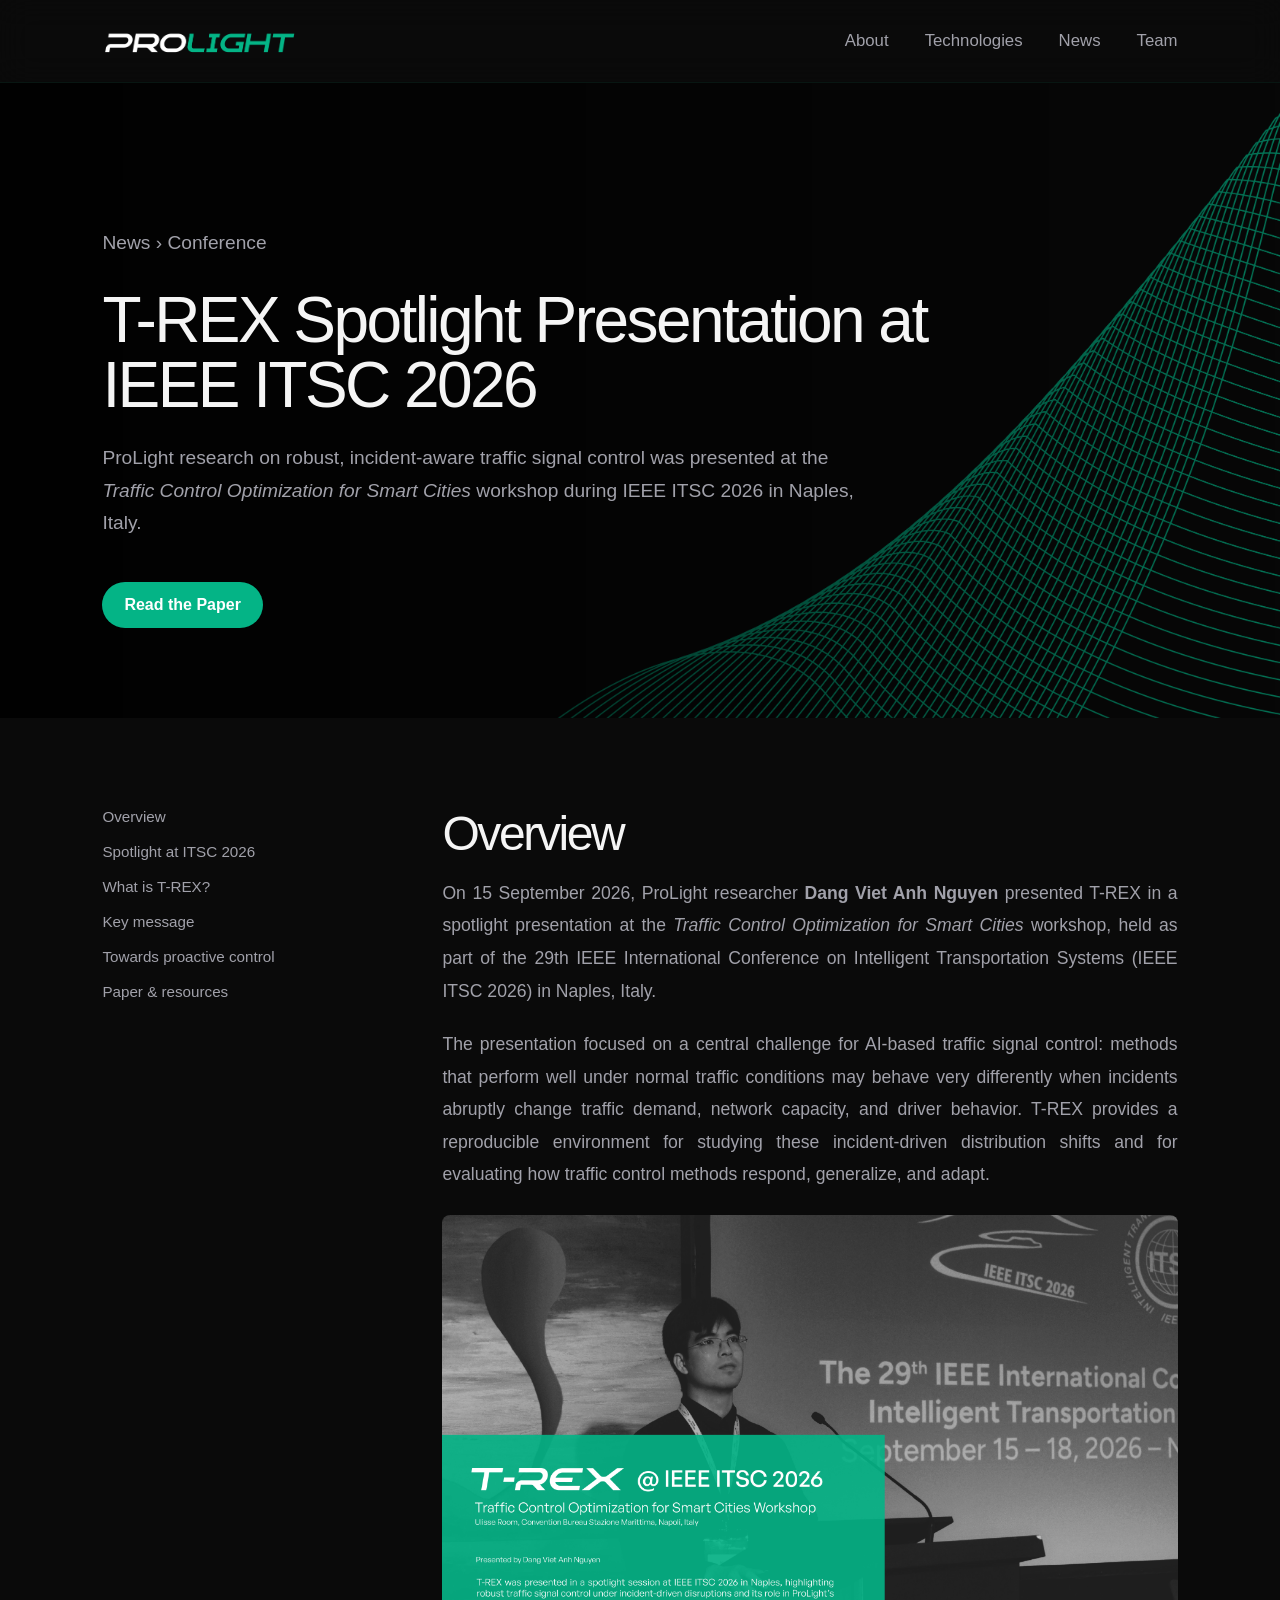
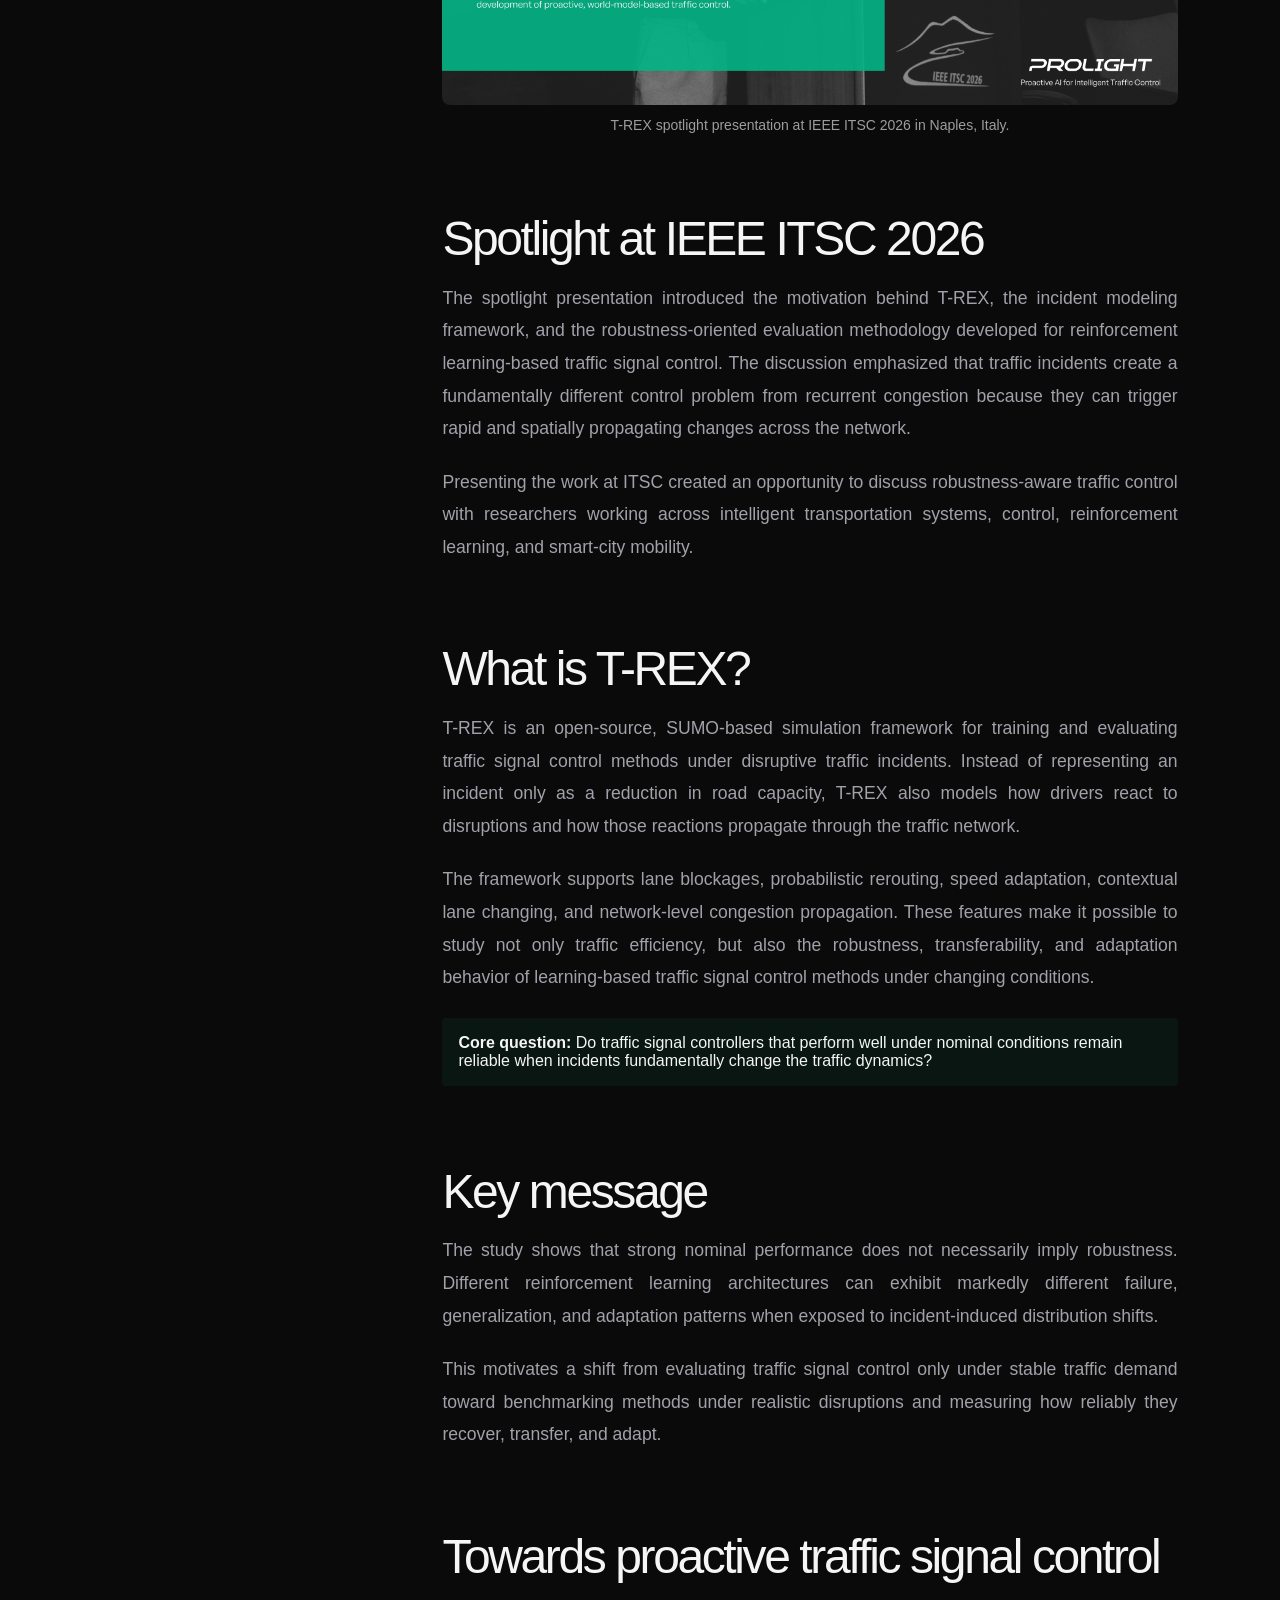
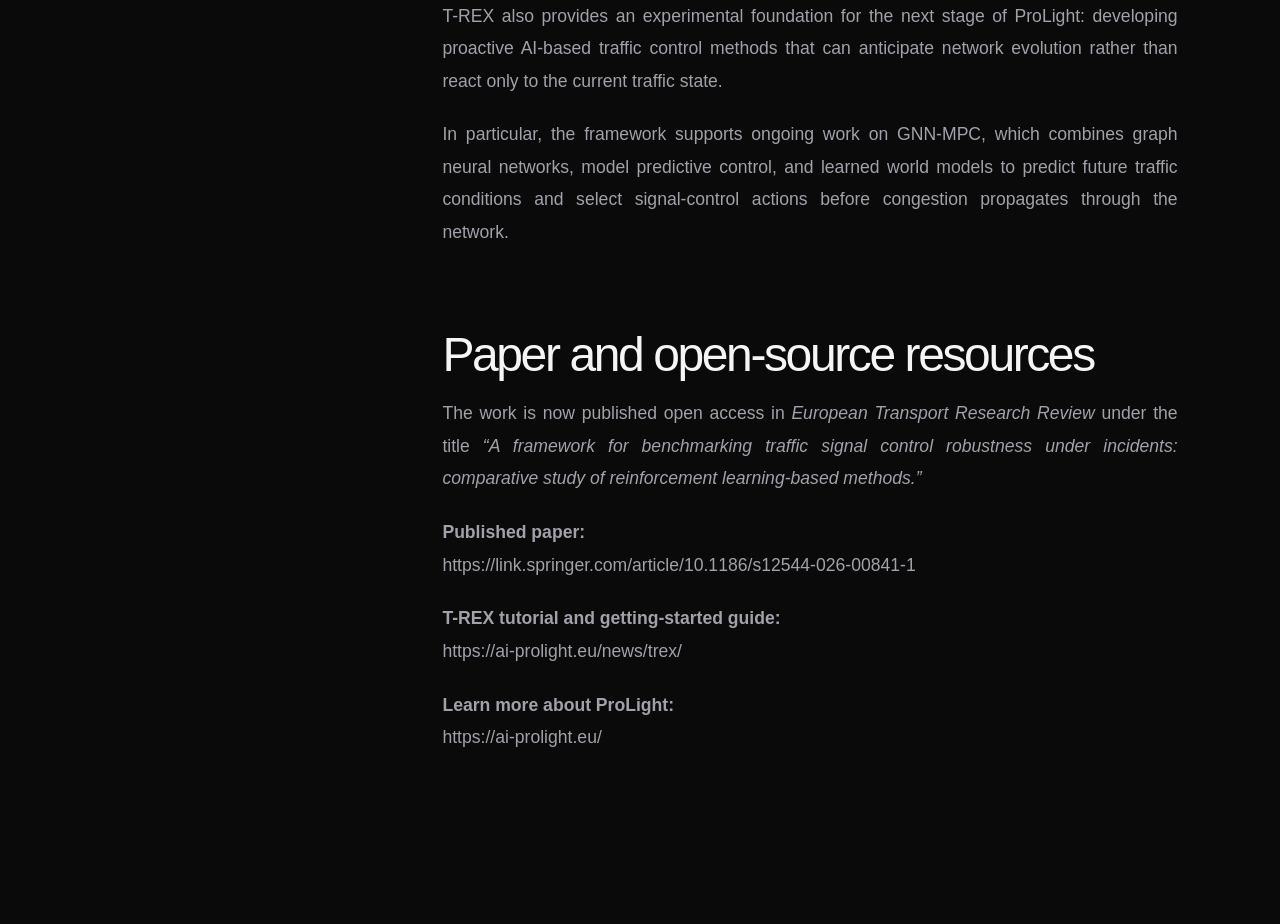
<file: news/trex/itsc2026-trex-news.html>
<!DOCTYPE html>
<html lang="en">
<head>
  <meta charset="UTF-8" />
  <meta name="viewport" content="width=device-width, initial-scale=1.0" />

  <title>T-REX Spotlight Presentation at IEEE ITSC 2026 | ProLight</title>

  <meta name="description"
        content="ProLight presented T-REX, an open-source framework for evaluating traffic signal control robustness under incidents, at the Traffic Control Optimization for Smart Cities workshop during IEEE ITSC 2026 in Naples." />

  <link rel="canonical" href="https://ai-prolight.eu/news/itsc2026-trex/" />
  <link rel="icon" type="image/x-icon" href="/assets/logo/pl.ico" />
  <link rel="stylesheet" href="/style.css" />

  <link rel="preconnect" href="https://fonts.googleapis.com">
  <link rel="preconnect" href="https://fonts.gstatic.com" crossorigin>
  <link href="https://fonts.googleapis.com/css2?family=Geist:wght@400;500;600;700&display=swap" rel="stylesheet">
  <link href="https://api.fontshare.com/v2/css?f[]=general-sans@400,500,600,700&display=swap" rel="stylesheet">
</head>

<body id="top" class="dark">

<header class="navbar">
  <a href="/" class="logo">
    <img src="/assets/logo/Prolight-light.png" class="nav-logo-light" alt="ProLight">
    <img src="/assets/logo/Prolight-dark.png" class="nav-logo-dark" alt="ProLight">
  </a>

  <nav>
    <a href="/#vision">About</a>
    <a href="/#systems">Technologies</a>
    <a href="/#news">News</a>
    <a href="/#team">Team</a>
  </nav>
</header>

<main class="blog-page">

  <section class="blog-hero">
    <div class="blog-hero-content">
      <p class="breadcrumb">News › Conference</p>

      <h1>T-REX Spotlight Presentation at IEEE ITSC 2026</h1>

      <p class="blog-hero-subtitle">
        ProLight research on robust, incident-aware traffic signal control was presented
        at the <em>Traffic Control Optimization for Smart Cities</em> workshop during
        IEEE ITSC 2026 in Naples, Italy.
      </p>

      <a href="https://link.springer.com/article/10.1186/s12544-026-00841-1"
         class="btn primary blog-hero-btn"
         target="_blank" rel="noopener">
        Read the Paper
      </a>
    </div>
  </section>

  <section class="blog-content">

    <aside class="blog-sidebar">
      <a href="#overview">Overview</a>
      <a href="#spotlight">Spotlight at ITSC 2026</a>
      <a href="#trex">What is T-REX?</a>
      <a href="#findings">Key message</a>
      <a href="#prolight">Towards proactive control</a>
      <a href="#resources">Paper & resources</a>
    </aside>

    <article class="blog-article">

      <section id="overview">
        <h2>Overview</h2>

        <p>
          On 15 September 2026, ProLight researcher <strong>Dang Viet Anh Nguyen</strong>
          presented T-REX in a spotlight presentation at the
          <em>Traffic Control Optimization for Smart Cities</em> workshop, held as part of
          the 29th IEEE International Conference on Intelligent Transportation Systems
          (IEEE ITSC 2026) in Naples, Italy.
        </p>

        <p>
          The presentation focused on a central challenge for AI-based traffic signal
          control: methods that perform well under normal traffic conditions may behave very
          differently when incidents abruptly change traffic demand, network capacity, and
          driver behavior. T-REX provides a reproducible environment for studying these
          incident-driven distribution shifts and for evaluating how traffic control methods
          respond, generalize, and adapt.
        </p>

        <figure class="blog-figure">
          <img src="/assets/blog/itsc2026-trex-spotlight-01.jpg"
               alt="Dang Viet Anh Nguyen presenting T-REX at IEEE ITSC 2026 in Naples">
          <figcaption>
            T-REX spotlight presentation at IEEE ITSC 2026 in Naples, Italy.
          </figcaption>
        </figure>
      </section>

      <section id="spotlight">
        <h2>Spotlight at IEEE ITSC 2026</h2>

        <p>
          The spotlight presentation introduced the motivation behind T-REX, the incident
          modeling framework, and the robustness-oriented evaluation methodology developed
          for reinforcement learning-based traffic signal control. The discussion emphasized
          that traffic incidents create a fundamentally different control problem from
          recurrent congestion because they can trigger rapid and spatially propagating
          changes across the network.
        </p>

        <p>
          Presenting the work at ITSC created an opportunity to discuss robustness-aware
          traffic control with researchers working across intelligent transportation systems,
          control, reinforcement learning, and smart-city mobility.
        </p>
      </section>

      <section id="trex">
        <h2>What is T-REX?</h2>

        <p>
          T-REX is an open-source, SUMO-based simulation framework for training and
          evaluating traffic signal control methods under disruptive traffic incidents.
          Instead of representing an incident only as a reduction in road capacity, T-REX
          also models how drivers react to disruptions and how those reactions propagate
          through the traffic network.
        </p>

        <p>
          The framework supports lane blockages, probabilistic rerouting, speed adaptation,
          contextual lane changing, and network-level congestion propagation. These features
          make it possible to study not only traffic efficiency, but also the robustness,
          transferability, and adaptation behavior of learning-based traffic signal control
          methods under changing conditions.
        </p>

        <div class="blog-callout">
          <strong>Core question:</strong>
          Do traffic signal controllers that perform well under nominal conditions remain
          reliable when incidents fundamentally change the traffic dynamics?
        </div>
      </section>

      <section id="findings">
        <h2>Key message</h2>

        <p>
          The study shows that strong nominal performance does not necessarily imply
          robustness. Different reinforcement learning architectures can exhibit markedly
          different failure, generalization, and adaptation patterns when exposed to
          incident-induced distribution shifts.
        </p>

        <p>
          This motivates a shift from evaluating traffic signal control only under stable
          traffic demand toward benchmarking methods under realistic disruptions and
          measuring how reliably they recover, transfer, and adapt.
        </p>
      </section>

      <section id="prolight">
        <h2>Towards proactive traffic signal control</h2>

        <p>
          T-REX also provides an experimental foundation for the next stage of ProLight:
          developing proactive AI-based traffic control methods that can anticipate network
          evolution rather than react only to the current traffic state.
        </p>

        <p>
          In particular, the framework supports ongoing work on GNN-MPC, which combines
          graph neural networks, model predictive control, and learned world models to predict
          future traffic conditions and select signal-control actions before congestion
          propagates through the network.
        </p>
      </section>

      <section id="resources">
        <h2>Paper and open-source resources</h2>

        <p>
          The work is now published open access in <em>European Transport Research Review</em>
          under the title <em>“A framework for benchmarking traffic signal control robustness
          under incidents: comparative study of reinforcement learning-based methods.”</em>
        </p>

        <p>
          <strong>Published paper:</strong><br>
          <a href="https://link.springer.com/article/10.1186/s12544-026-00841-1"
             target="_blank" rel="noopener">
            https://link.springer.com/article/10.1186/s12544-026-00841-1
          </a>
        </p>

        <p>
          <strong>T-REX tutorial and getting-started guide:</strong><br>
          <a href="https://ai-prolight.eu/news/trex/">
            https://ai-prolight.eu/news/trex/
          </a>
        </p>

        <p>
          <strong>Learn more about ProLight:</strong><br>
          <a href="https://ai-prolight.eu/">
            https://ai-prolight.eu/
          </a>
        </p>
      </section>

    </article>
  </section>

</main>

</body>
</html>
</file>
<file: style.css>
:root {
  --bg: #ffffff;
  --surface: #f8fafc;
  --surface-2: #ffffff;
  --text: #111827;
  --muted: #6b7280;
  --border: #e5e7eb;
  --accent: #04b486;
  --accent-hover: #06d6a0;
  --shadow: rgba(4, 180, 134, 0.16);
}

body.dark {
  --bg: #0a0a0a;
  --surface: #111111;
  --surface-2: #161616;
  --text: #f5f5f5;
  --muted: #a1a1aa;
  --border: #27272a;
  --shadow: rgba(4, 180, 134, 0.28);
}

* {
  margin: 0;
  padding: 0;
  box-sizing: border-box;
}

html {
  scroll-behavior: smooth;
}

body {
  font-family: "General Sans", sans-serif;
  background: var(--bg);
  color: var(--text);
  transition: background 0.3s ease, color 0.3s ease;
}

a {
  color: inherit;
  text-decoration: none;
}

.navbar {
  width: 100%;
  padding: 26px 8%;
  display: flex;
  justify-content: space-between;
  align-items: center;
  border-bottom: 1px solid rgba(4,180,134,0.08);
  position: sticky;
  top: 0;
  background: color-mix(in srgb, var(--bg) 90%, transparent);
  backdrop-filter: blur(16px);
  z-index: 100;
}

/* .logo {
    font-family: 'Rostex', sans-serif;
    font-style: oblique;
    font-weight: 700;

    font-size: 1.8rem;
    letter-spacing: 0.04em;

    color: var(--text);
}

.logo span {
    color: #04B486;
} */

.logo {
  display: flex;
  align-items: center;
  text-decoration: none;
}

.nav-logo-light {
    display: block;
}

.nav-logo-dark {
    display: none;
}



body.dark .nav-logo-light { display: none; }

body.dark .nav-logo-dark { display: block; }



/* .logo img {
  height: clamp(42px, 5vw, 68px);
  width: auto;
  object-fit: contain;
  transition: transform 0.2s ease;
} */

.logo img {
  height: 30px;
  width: auto;
  object-fit: contain;
  transition: transform 0.2s ease;
}

.logo:hover img {
  transform: scale(1.03);
}

nav {
  display: flex;
  gap: 36px;
  align-items: center;
}

nav a {
  font-size: 1.05rem;
  color: var(--muted);
}

nav a:hover {
  color: var(--accent);
}

#theme-toggle {
  border: 1px solid var(--border);
  background: var(--surface);
  color: var(--text);
  padding: 8px 14px;
  border-radius: 999px;
  cursor: pointer;
  font-family: inherit;
}

/* .hero {
  min-height: 88vh;
  padding: 80px 8%;
  display: grid;
  grid-template-columns: 1.15fr 0.85fr;
  gap: 60px;
  align-items: center;
} */

.hero {
  position: relative;
  min-height: 80vh;
  padding: 120px 8% 100px;

  display: flex;
  align-items: center;

  overflow: hidden;
}


.hero-background {
  position: absolute;
  inset: 0;
  z-index: 0;
}

.hero-video {
  position: absolute;
  inset: 0;

  width: 100%;
  height: 100%;

  object-fit: cover;
}


.hero-video-light {
  display: block;
}


.hero-video-dark {
  display: none;
}

body.dark .hero-video-light {
  display: none;
}

body.dark .hero-video-dark {
  display: block;
}

.hero-overlay {
  position: absolute;
  inset: 0;
  z-index: 1;

  background: linear-gradient(
    90deg,
    rgba(255, 255, 255, 0.92) 0%,
    rgba(255, 255, 255, 0.78) 38%,
    rgba(255, 255, 255, 0.20) 100%
  );
}

body.dark .hero-overlay {
  background: linear-gradient(
    90deg,
    rgba(0, 0, 0, 0.86) 0%,
    rgba(0, 0, 0, 0.68) 38%,
    rgba(0, 0, 0, 0.22) 100%
  );
}

.hero-content {
  position: relative;
  z-index: 2;

  max-width: 850px;
}

.subtitle {
  margin-top: 28px;
  max-width: 780px;
  font-size: 1.2rem;
  line-height: 1.7;
  color: var(--muted);
}


.eyebrow,
.section-label {
  color: #04B486;
  opacity: 0.9;
  font-weight: 600;
  font-family: "General Sans", sans-serif;
  text-transform: uppercase;
  letter-spacing: 0.14em;
  font-size: 0.95rem;
  margin-bottom: 20px;
}

/* h1 {
  font-size: clamp(3rem, 8vw, 6.5rem);
  line-height: 0.95;
  letter-spacing: -0.08em;
  max-width: 900px;
} */

/* h1,
h2 {
  font-family: "Geist", sans-serif;
} */

h1 {
  font-size: clamp(3rem, 8vw, 6.5rem);
  line-height: 0.95;
  letter-spacing: -0.06em;
  font-weight: 500;
  max-width: 900px;
}


h1,
h2 {
  font-family: "General Sans", sans-serif;
}

.subtitle,
.section-text,
.about-card p,
.technology-card p,
.list-item p,
.team-card p {
  font-family: "General Sans", sans-serif;
}

.subtitle {
  margin-top: 28px;
  max-width: 780px;
  font-size: 1.2rem;
  line-height: 1.7;
  color: var(--muted);
}

.hero-buttons {
  margin-top: 36px;foo
  display: flex;
  gap: 16px;
  flex-wrap: wrap;
}



.btn {
  padding: 14px 22px;
  border-radius: 999px;
  font-weight: 600;
  transition: 0.2s ease;
}

.btn.primary {
  background: var(--accent);
  color: #ffffff;
}

.btn.primary:hover {
  background: var(--accent-hover);
  transform: translateY(-2px);
}

.btn.secondary {
  border: 1px solid var(--border);
  color: var(--text);
}

.btn.secondary:hover {
  border-color: var(--accent);
  color: var(--accent);
}

/* .hero-visual {
  display: flex;
  justify-content: center;
} */

.network-card {
  width: 360px;
  height: 360px;
  border: 1px solid var(--border);
  border-radius: 32px;
  background:
    radial-gradient(circle at 30% 20%, var(--shadow), transparent 35%),
    var(--surface);
  position: relative;
  box-shadow: 0 30px 80px var(--shadow);
  overflow: hidden;
}

.node {
  width: 18px;
  height: 18px;
  background: var(--accent);
  border-radius: 50%;
  position: absolute;
  box-shadow: 0 0 24px var(--accent);
}

.n1 { top: 70px; left: 70px; }
.n2 { top: 100px; right: 90px; }
.n3 { top: 180px; left: 130px; }
.n4 { bottom: 80px; left: 80px; }
.n5 { bottom: 90px; right: 80px; }
.n6 { top: 210px; right: 120px; }

.line {
  height: 1px;
  background: var(--accent);
  position: absolute;
  opacity: 0.45;
  transform-origin: left;
}

.l1 { width: 190px; top: 82px; left: 82px; transform: rotate(9deg); }
.l2 { width: 130px; top: 115px; left: 205px; transform: rotate(115deg); }
.l3 { width: 110px; top: 185px; left: 140px; transform: rotate(150deg); }
.l4 { width: 180px; bottom: 95px; left: 90px; transform: rotate(2deg); }
.l5 { width: 140px; top: 190px; left: 140px; transform: rotate(20deg); }

.section {
  padding: 100px 8%;
}

.section h2 {
  font-size: clamp(2rem, 5vw, 4rem);
  line-height: 1.05;
  letter-spacing: -0.06em;
  font-weight: 400;
  max-width: 900px;
}

.section-text {
  margin-top: 24px;
  max-width: 780px;
  color: var(--muted);
  font-size: 1.1rem;
  line-height: 1.8;
}

.three-words {
  margin-top: 48px;
  display: grid;
  grid-template-columns: repeat(3, 1fr);
  gap: 18px;
}

.three-words div {
  padding: 28px;
  border: 1px solid var(--border);
  border-radius: 24px;
  background: var(--surface);
  font-size: 1.4rem;
  font-weight: 700;
}

.about-section {
  padding-top: 100px;
}

.about-section h2 {
  max-width: 980px;
}

.about-text {
  max-width: 820px;
  margin-top: 24px;
}

.about-modules {
  margin-top: 70px;
  display: grid;
  grid-template-columns: repeat(4, 1fr);
  gap: 42px;
}

.about-card {
  background: var(--surface);
  border: 1px solid transparent;
  border-radius: 34px;
  min-height: 390px;
  padding: 48px 32px 38px;
  text-align: center;
  transition: 0.25s ease;
}

.about-card:hover {
  border-color: var(--accent);
  transform: translateY(-6px);
  box-shadow: 0 24px 60px var(--shadow);
}

.about-card img {
  width: 145px;
  height: 145px;
  object-fit: contain;
  margin-bottom: 34px;
}

.about-card h3 {
  font-size: 1.45rem;
  font-weight: 400;
  margin-bottom: 18px;
  color: var(--text);
}

.about-card p {
  font-size: 0.98rem;
  line-height: 1.45;
  color: var(--muted);
  max-width: 260px;
  margin: 0 auto;
}


.typing-heading span {
  border-right: 3px solid transparent;
}

.typing-heading.typing-active .typing-cursor {
  border-right-color: #04B486;
  animation: cursor-blink 0.8s infinite;
}

#typing-line-2 {
  color: var(--accent);
}

@keyframes cursor-blink {
  0%, 50% {
    border-color: #04B486;
  }

  51%, 100% {
    border-color: transparent;
  }
}

.technologies-section {
  padding-top: 120px;
}

.technologies-section h2 {
  max-width: 1400px;
}

.technologies-text {
  max-width: 900px;
  margin-top: 24px;
}

.technologies-grid {
  margin-top: 70px;
  display: grid;
  grid-template-columns: repeat(3, 1fr);
  gap: 42px;
}

.technology-card {
  background: var(--surface);
  border: 1px solid transparent;
  border-radius: 34px;
  padding: 48px 36px;
  text-align: center;
  min-height: 520px;

  display: flex;
  flex-direction: column;
  align-items: center;

  transition: 0.25s ease;
}

.technology-card:hover {
  border-color: var(--accent);
  transform: translateY(-6px);
  box-shadow: 0 24px 60px var(--shadow);
}

.logo-container {
  width: 100%;
  height: 150px;

  display: flex;
  justify-content: center;
  align-items: center;

  margin-bottom: 28px;
}

.logo-container img {
  max-width: 240px;
  max-height: 130px;
  width: auto;
  height: auto;
  object-fit: contain;
}

.tech-logo-light {
  display: block;
}

.tech-logo-dark {
  display: none;
}

body.dark .tech-logo-light {
  display: none;
}

body.dark .tech-logo-dark {
  display: block;
}

.technology-card h3 {
  font-size: 1.6rem;
  margin-bottom: 20px;
  font-weight: 400;
}

.technology-card p {
  color: var(--muted);
  line-height: 1.7;
  font-size: 1rem;
}


.institutions-section {
    padding-top: 120px;
}

.institutions-text {
    max-width: 850px;
    margin-top: 24px;
}

.institutions-logos {
  margin-top: 80px;
  display: flex;
  justify-content: center;
  align-items: center;
  gap: 100px;
  flex-wrap: wrap;
}

.institution-logo {
  width: 220px;
  height: 90px;

  display: flex;
  align-items: center;
  justify-content: center;

  text-decoration: none;
  transition: transform 0.25s ease;
}

.institution-logo img {
  max-width: 220px;
  max-height: 90px;
  width: auto;
  height: auto;
  object-fit: contain;

  transition: opacity 0.25s ease, filter 0.25s ease;
}

.inst-logo-light {
  display: block;
  filter: grayscale(100%);
  opacity: 0.65;
}

.inst-logo-dark {
  display: none;
}

.institution-logo:hover {
  transform: scale(1.08);
}

.institution-logo:hover .inst-logo-light {
  filter: grayscale(0%);
  opacity: 1;
}

body.dark .inst-logo-light {
  display: none;
}

body.dark .inst-logo-dark {
  display: block;
  opacity: 0.85;
}

body.dark .institution-logo:hover .inst-logo-dark {
  opacity: 1;
}


.cards {
  margin-top: 48px;
  display: grid;
  grid-template-columns: repeat(3, 1fr);
  gap: 22px;
}

.card,
.team-card,
.list-item {
  background: var(--surface);
  border: 1px solid var(--border);
  border-radius: 24px;
  padding: 28px;
  transition: 0.2s ease;
}

.card:hover {
  border-color: var(--accent);
  transform: translateY(-4px);
  box-shadow: 0 20px 50px var(--shadow);
}

.card h3,
.team-card h3 {
  font-size: 1.5rem;
  margin-bottom: 14px;
}

.card p,
.team-card p,
.list-item p {
  color: var(--muted);
  line-height: 1.7;
}

.list {
  margin-top: 40px;
  display: grid;
  gap: 16px;
}

.list-item a {

    color: var(--accent);
    text-decoration: none;
    font-weight: 600;
    transition: 0.2s ease;
}

.list-item a:hover {
    opacity: 0.8;
}

.list-item span {
  color: var(--accent);
  font-weight: 700;
}


.news-section {
  padding-top: 120px;
}

.news-section h2 {
  max-width: 1400px;
}

.news-text {
  max-width: 820px;
}

.news-grid {
  margin-top: 60px;
  display: grid;
  grid-template-columns: repeat(2, 1fr);
  gap: 34px;
}

.news-card {
  display: block;
  background: var(--surface);
  border: 1px solid var(--border);
  border-radius: 28px;
  padding: 34px;
  transition: 0.25s ease;
}

.news-card:hover {
  border-color: var(--accent);
  transform: translateY(-6px);
  box-shadow: 0 24px 60px var(--shadow);
}

.news-card span {
  color: var(--accent);
  font-size: 0.85rem;
  text-transform: uppercase;
  letter-spacing: 0.12em;
  font-weight: 600;
}

/* .news-card h3 {
  margin-top: 18px;
  font-size: 1.45rem;
  color: var(--text);
} */

.news-card h3 {
  font-family: "General Sans", sans-serif;
  margin-top: 18px;
  font-size: 1.45rem;
  font-weight: 400;
  line-height: 1.2;
  color: var(--text);
}

.news-card p {
  margin-top: 16px;
  color: var(--muted);
  line-height: 1.7;
}

.news-card small {
  display: inline-block;
  margin-top: 22px;
  color: var(--accent);
  font-weight: 600;
}


.blog-hero {
  position: relative;
  min-height: 420px;
  padding: 120px 8% 90px;
  background:
    linear-gradient(90deg, rgba(0,0,0,0.9), rgba(0,0,0,0.35)),
    url("../../assets/blog/trex-hero.png");
  background-size: cover;
  background-position: center;
}

.blog-hero-content {
  max-width: 1200px;
  position: relative;
  z-index: 2;
}

.breadcrumb {
  color: var(--muted);
  margin-bottom: 28px;
}

.blog-hero h1 {
  font-family: 'General Sans', sans-serif;
  font-size: clamp(3rem, 5vw, 4.8rem);
  font-weight: 500;
  line-height: 1.02;
  letter-spacing: -0.04em;
  color: var(--text);
}

.blog-hero p {
  margin-top: 24px;
  max-width: 760px;
  color: var(--muted);
  font-size: 1.2rem;
  line-height: 1.7;
}

.blog-hero-subtitle {
  margin-top: 32px;
  margin-bottom: 34px;
  max-width: 760px;
  line-height: 1.7;
}

.blog-hero-btn {
  display: inline-flex;
  margin-top: 8px;
}

.blog-content {
  display: grid;
  grid-template-columns: 260px 1fr;
  gap: 80px;
  padding: 90px 8%;
}

.blog-sidebar {
  position: sticky;
  top: 120px;
  align-self: start;
  display: flex;
  flex-direction: column;
  gap: 18px;
}

.blog-sidebar a {
  color: var(--muted);
  font-size: 0.95rem;
}

.blog-sidebar a:hover {
  color: var(--accent);
}

.blog-article {
  max-width: 900px;
}

.blog-article section {
  margin-bottom: 80px;
}

.blog-article h2 {
  font-family: 'General Sans', sans-serif;
  font-size: clamp(1.8rem, 3vw, 3rem);
  font-weight: 400;
  line-height: 1.1;
  letter-spacing: -0.03em;
  margin-bottom: 28px;
  color: var(--text);
}

.blog-article p {
  color: var(--muted);
  font-size: 1.1rem;
  line-height: 1.85;
}

.blog-title {
  margin-bottom: 20px;
}

.blog-tech-logo {
  height: 90px;
  width: auto;
}

.blog-video {
  width: 100%;
  border-radius: 24px;
  margin: 32px 0 12px 0;
  border: 1px solid rgba(255,255,255,0.08);
  background: #050505;
}

.figure-caption {
  text-align: center;
  color: rgba(255,255,255,0.55);
  font-size: 0.9rem;
  margin-bottom: 32px;
}



.interactive-figure {
  margin: 48px 0;
  padding: 24px;
  background: var(--surface);
  border: 1px solid var(--border);
  border-radius: 28px;
}

#reroute-surface {
  width: 100%;
  height: 560px;
}

.team-card {
  margin-top: 40px;
  max-width: 720px;
}

.team-section {
  padding-top: 120px;
}

.team-grid {
  margin-top: 70px;
  display: grid;
  grid-template-columns: repeat(4, 1fr);
  gap: 34px;
}

.member-card {
  text-align: center;
}

.member-card a {
  display: block;
  border-radius: 28px;
  overflow: hidden;
  background: var(--surface);
  margin-bottom: 24px;
}

.member-card img {
  width: 100%;
  aspect-ratio: 4 / 5;
  object-fit: cover;
  display: block;

  filter: grayscale(100%);
  transition: filter 0.3s ease, transform 0.3s ease;
}

.member-card:hover img {
  filter: grayscale(0%);
  transform: scale(1.04);
}

.member-card h3 {
  font-size: 1.15rem;
  font-weight: 400;
  margin-bottom: 8px;
  color: var(--text);
}

.member-card p {
  color: var(--accent);
  font-weight: 600;
  margin-bottom: 6px;
}

.member-card span {
  color: var(--muted);
  font-size: 0.95rem;
  line-height: 1.5;
}

.muted {
  margin-top: 10px;
  color: var(--muted);
}

.footer {

  background: #04B486;

  padding: 80px 8% 40px;

  margin-top: 120px;
}

.footer-grid {

  display: grid;

  grid-template-columns:
      1.6fr
      1fr
      1.2fr
      1fr
      1fr
      1.3fr;

  gap: 50px;

  align-items: start;
}

.footer-brand img {

  width: 260px;

  height: auto;
}


.footer-brand img {

  width: 260px;

  height: auto;
}

.footer h4 {
  color: #013220;
  font-size: 1rem;
  font-weight: 400;
  line-height: 2;
  margin-bottom: 14px;
}

.footer-column p,
.footer-column a {

  display: block;

  color: white;

  text-decoration: none;

  line-height: 2;

  transition: opacity 0.2s ease;
}

.footer-column a:hover {

  opacity: 0.75;
}

.footer-funder img {

  width: 180px;

  margin-top: 10px;

  height: auto;
}

.footer-bottom {

  text-align: center;

  margin-top: 70px;

  color: white;

  opacity: 0.9;

  font-size: 0.95rem;
}
.cookie-banner {
  position: fixed;
  left: 24px;
  right: 24px;
  bottom: 24px;
  z-index: 9999;

  max-width: 520px;
  padding: 18px 20px;

  background: var(--surface);
  color: var(--text);

  border: 1px solid var(--border);
  border-radius: 18px;

  box-shadow: 0 20px 60px rgba(0,0,0,0.18);

  display: flex;
  align-items: center;
  justify-content: space-between;
  gap: 18px;
}

.cookie-banner p {
  font-size: 0.95rem;
  line-height: 1.5;
  color: var(--muted);
}

.cookie-banner button {
  border: none;
  background: var(--accent);
  color: white;

  padding: 10px 16px;
  border-radius: 999px;

  cursor: pointer;
  font-weight: 600;
}



.blog-table-wrap {
  overflow-x: auto;
  margin-top: 24px;
}

.blog-table {
  width: 100%;
  border-collapse: collapse;
  font-family: 'General Sans', sans-serif;
  font-size: 0.95rem;
  color: var(--text);
}

.blog-table th,
.blog-table td {
  padding: 12px 16px;
  text-align: left;
  border-bottom: 1px solid rgba(255, 255, 255, 0.1);
}

.blog-table th {
  font-weight: 600;
  color: var(--primary);
}


.code-card {
  background-color: rgba(255, 255, 255, 0.05);
  padding: 16px;
  border-radius: 8px;
  margin: 24px 0;
  font-family: 'General Sans', monospace;
  font-size: 0.95rem;
  overflow-x: auto;
}

.code-card pre {
  margin: 0;
  white-space: pre-wrap; /* wrap long lines */
}

.blog-callout {
  background-color: rgba(0, 255, 150, 0.05);
  border-left: 4px solid var(--primary);
  padding: 16px;
  margin: 24px 0;
  border-radius: 4px;
  font-family: 'General Sans', sans-serif;
}

.blog-figure {
  margin: 24px 0;
  text-align: center;
}

.blog-figure img {
  max-width: 100%;
  height: auto;
  border-radius: 8px;
}

.blog-figure figcaption {
  font-size: 0.875rem;
  color: rgba(255, 255, 255, 0.6);
  margin-top: 8px;
}

.blog-article h2 {
  font-family: 'General Sans', sans-serif;
  font-weight: 500;
  font-size: clamp(2rem, 4vw, 3rem);
  line-height: 1.1;
  letter-spacing: -0.05em;
  margin-bottom: 16px;
}

.blog-article h3 {
  font-family: 'General Sans', sans-serif;
  font-weight: 500;
  font-size: 1.3rem;
  margin-top: 16px;
  margin-bottom: 8px;
}

.blog-article p,
.blog-article li {
  text-align: justify;
}

.blog-article p {
  margin-bottom: 1.2em;
}

.blog-article p {
  text-align-last: left;
}


@media (max-width: 900px) {
  /* Hero */
  .hero {
    grid-template-columns: 1fr;
    min-height: 80vh;
    padding: 90px 6% 70px;
    align-items: center;
  }

  .hero-visual {
    display: none;
  }

  .hero-content {
    max-width: 100%;
  }

  h1 {
    font-size: clamp(2.7rem, 12vw, 4.2rem);
  }

  .subtitle {
    max-width: 100%;
    font-size: 1.05rem;
    line-height: 1.65;
  }

  .hero-buttons {
    gap: 12px;
  }

  .hero-overlay {
    background: linear-gradient(
      180deg,
      rgba(255,255,255,0.92) 0%,
      rgba(255,255,255,0.82) 45%,
      rgba(255,255,255,0.45) 100%
    );
  }

  body.dark .hero-overlay {
    background: linear-gradient(
      180deg,
      rgba(0,0,0,0.88) 0%,
      rgba(0,0,0,0.76) 45%,
      rgba(0,0,0,0.48) 100%
    );
  }

  .hero-video {
    object-position: center center;
  }

  /* Navigation */
  nav {
    gap: 12px;
  }

  nav a {
    display: none;
  }

  /* Cards and lists */
  .cards,
  .three-words,
  .list-item {
    grid-template-columns: 1fr;
  }

  /* About section */
  .about-modules {
    grid-template-columns: 1fr;
    gap: 24px;
  }

  .about-card {
    min-height: auto;
  }

  .about-card img {
    width: 110px;
    height: 110px;
  }

  /* Technologies */
  .technologies-grid {
    grid-template-columns: 1fr;
  }

  .technology-card {
    min-height: auto;
  }

  .technology-card img {
    width: 180px;
  }

  /* Institutions */
  .institutions-logos {
    gap: 50px;
  }

  .institution-logo img {
    max-width: 170px;
  }

  /* News */
  .news-grid {
    grid-template-columns: 1fr;
  }

  /* Blog */
  .blog-hero {
    min-height: auto;
    padding: 130px 6% 70px;
  }

  .blog-hero h1 {
    font-size: clamp(2.4rem, 11vw, 4rem);
    line-height: 1.02;
    letter-spacing: -0.05em;
  }

  .blog-hero-subtitle {
    font-size: 1rem;
    line-height: 1.7;
    max-width: 100%;
  }

  .blog-content {
    grid-template-columns: 1fr;
    gap: 48px;
    padding: 70px 6%;
  }

  .blog-sidebar {
    position: relative;
    top: auto;
    display: flex;
    flex-direction: row;
    gap: 14px;
    overflow-x: auto;
    padding-bottom: 14px;
    border-bottom: 1px solid var(--border);
  }

  .blog-sidebar a {
    white-space: nowrap;
    font-size: 0.9rem;
  }

  .blog-article {
    max-width: 100%;
  }

  .blog-article h2 {
    font-size: clamp(1.8rem, 8vw, 3rem);
  }

  .blog-article p {
    font-size: 1rem;
    line-height: 1.8;
    text-align: left;
  }

  .blog-table-wrap {
    overflow-x: auto;
  }

  .blog-table {
    min-width: 640px;
  }

  #reroute-surface {
    height: 420px;
  }

  .blog-video {
    border-radius: 18px;
  }

  /* Team */
  .team-grid {
    grid-template-columns: 1fr;
    gap: 42px;
  }

  .member-card img {
    max-height: 520px;
  }

  /* Footer */
  .footer-grid {
    grid-template-columns: 1fr;
    gap: 40px;
  }

  .footer-brand,
  .footer-funder {
    text-align: center;
  }

  .footer-bottom {
    margin-top: 50px;
  }
}

@media (max-width: 520px) {
  .blog-hero {
    padding: 120px 5% 60px;
  }

  .blog-hero h1 {
    font-size: clamp(2.2rem, 13vw, 3.4rem);
  }

  .blog-content {
    padding: 60px 5%;
  }

  .interactive-figure,
  .blog-figure,
  .code-card {
    border-radius: 18px;
    padding: 14px;
  }

  #reroute-surface {
    height: 360px;
  }
}
</file>
